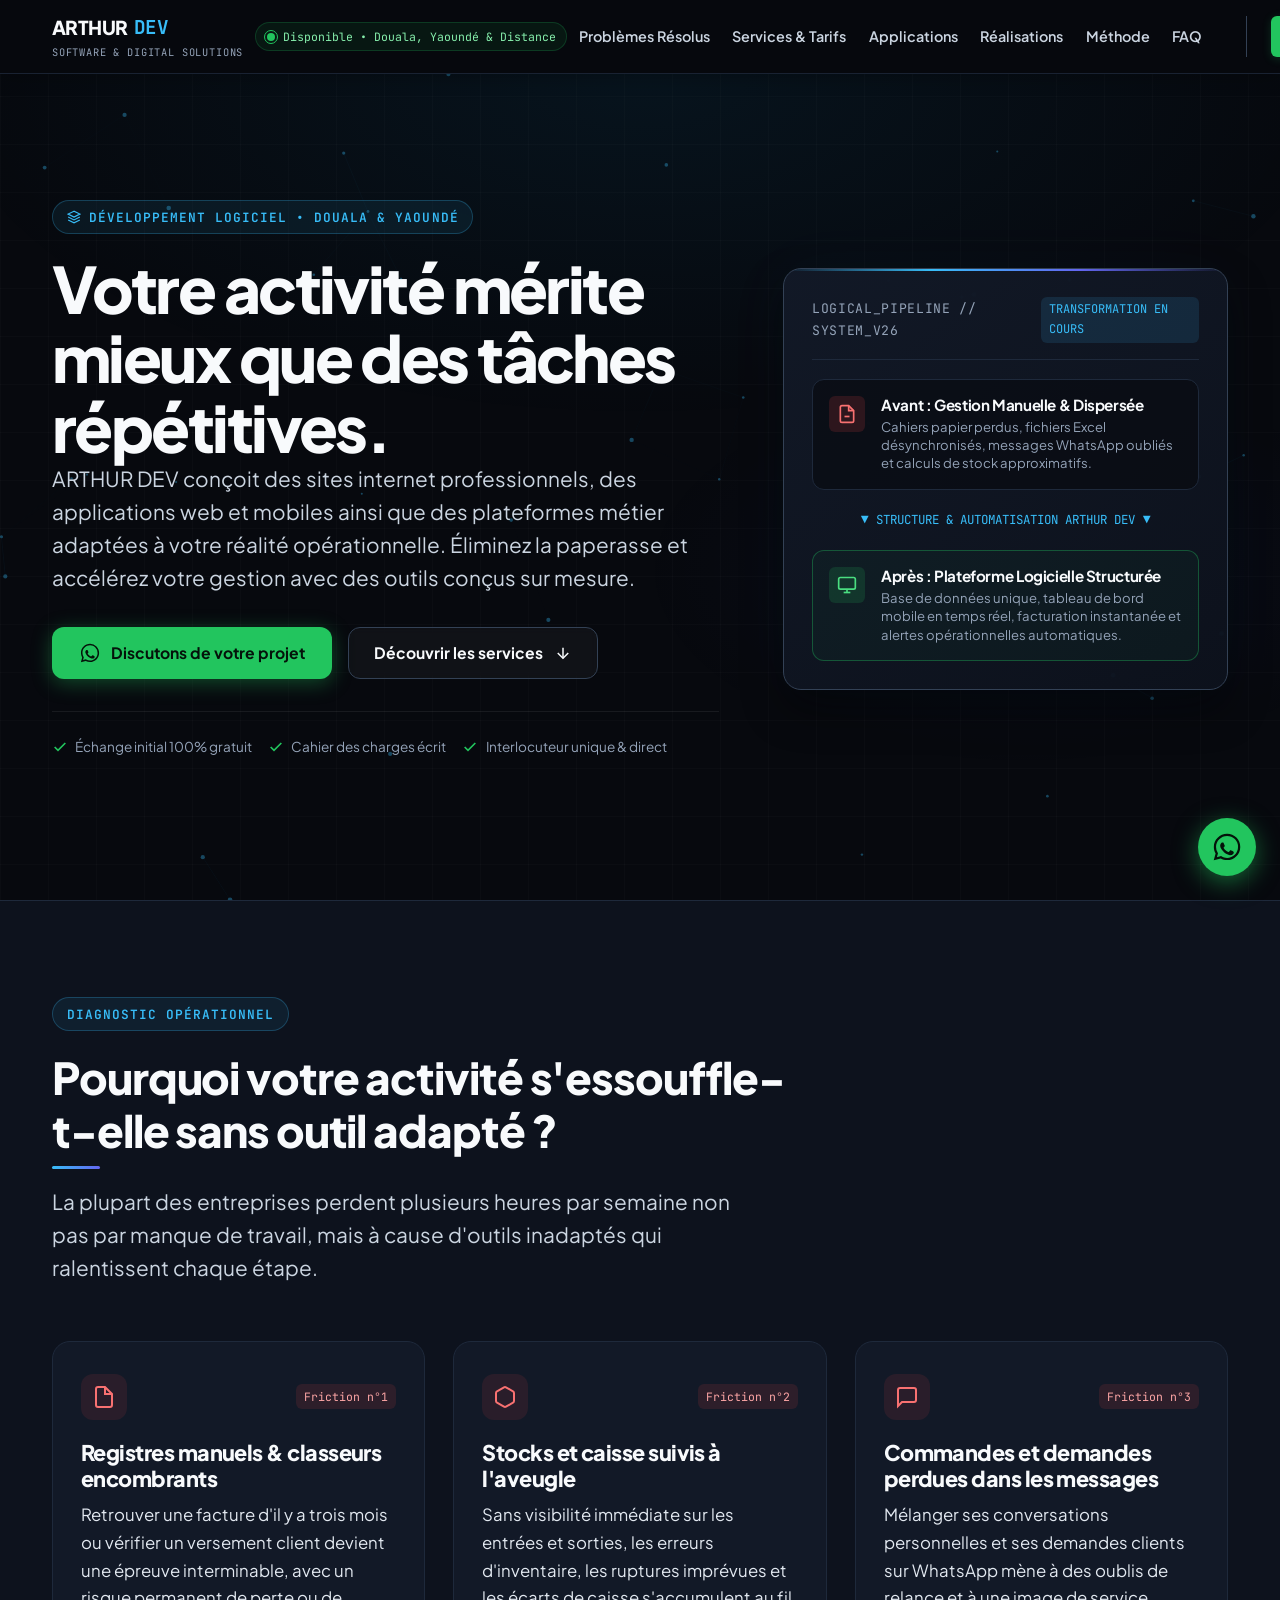
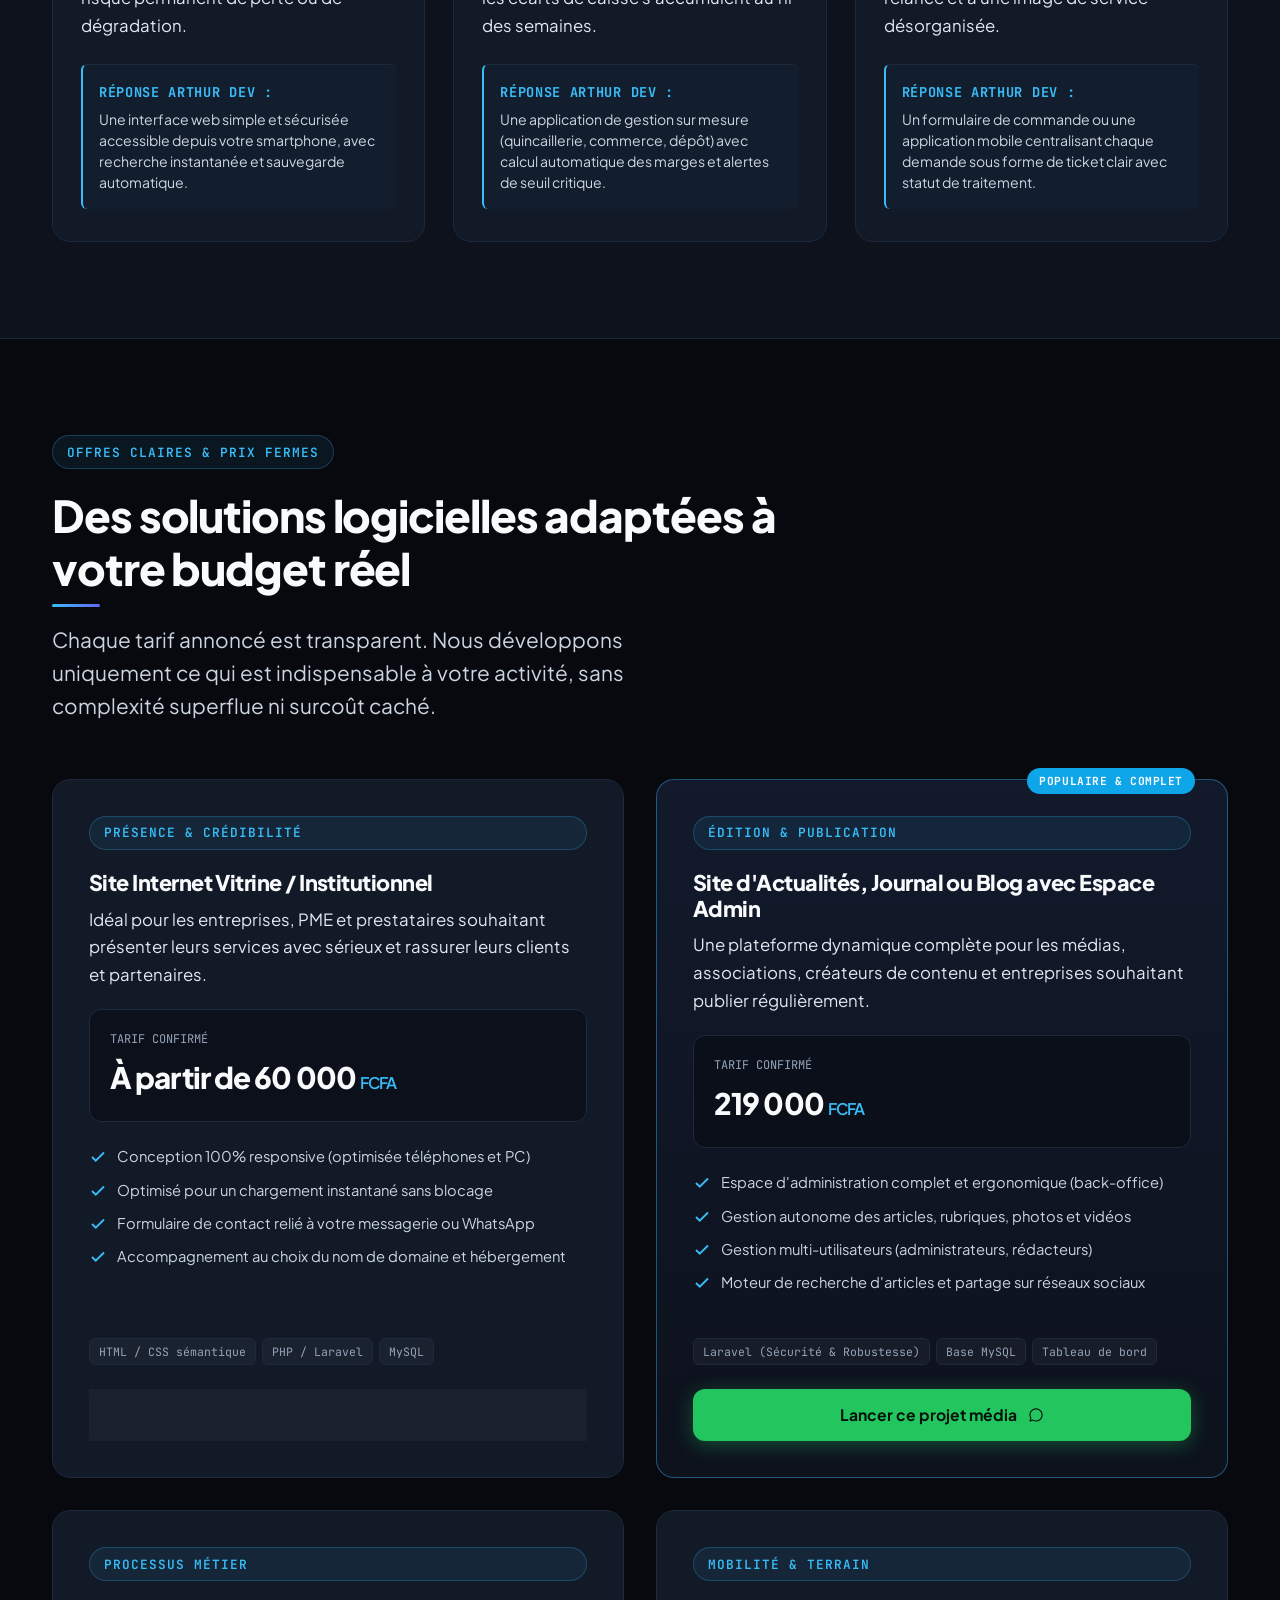
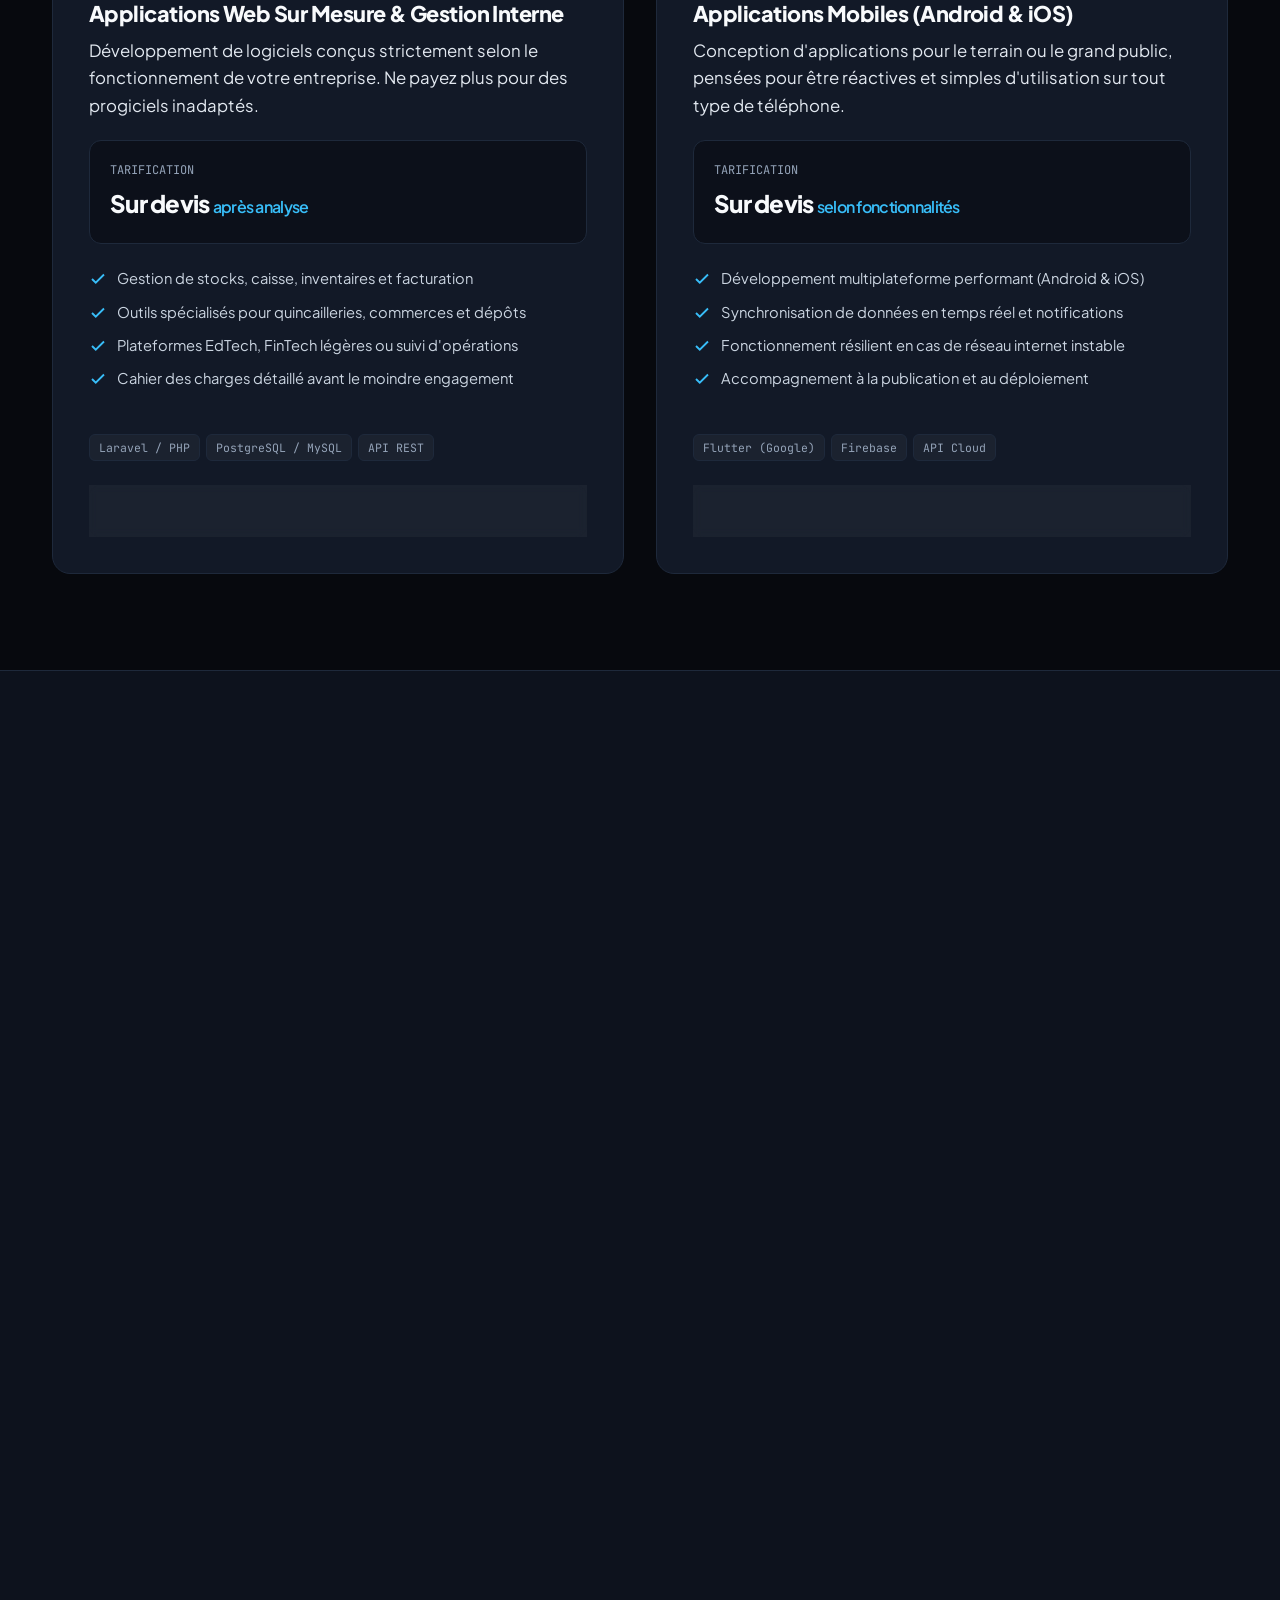
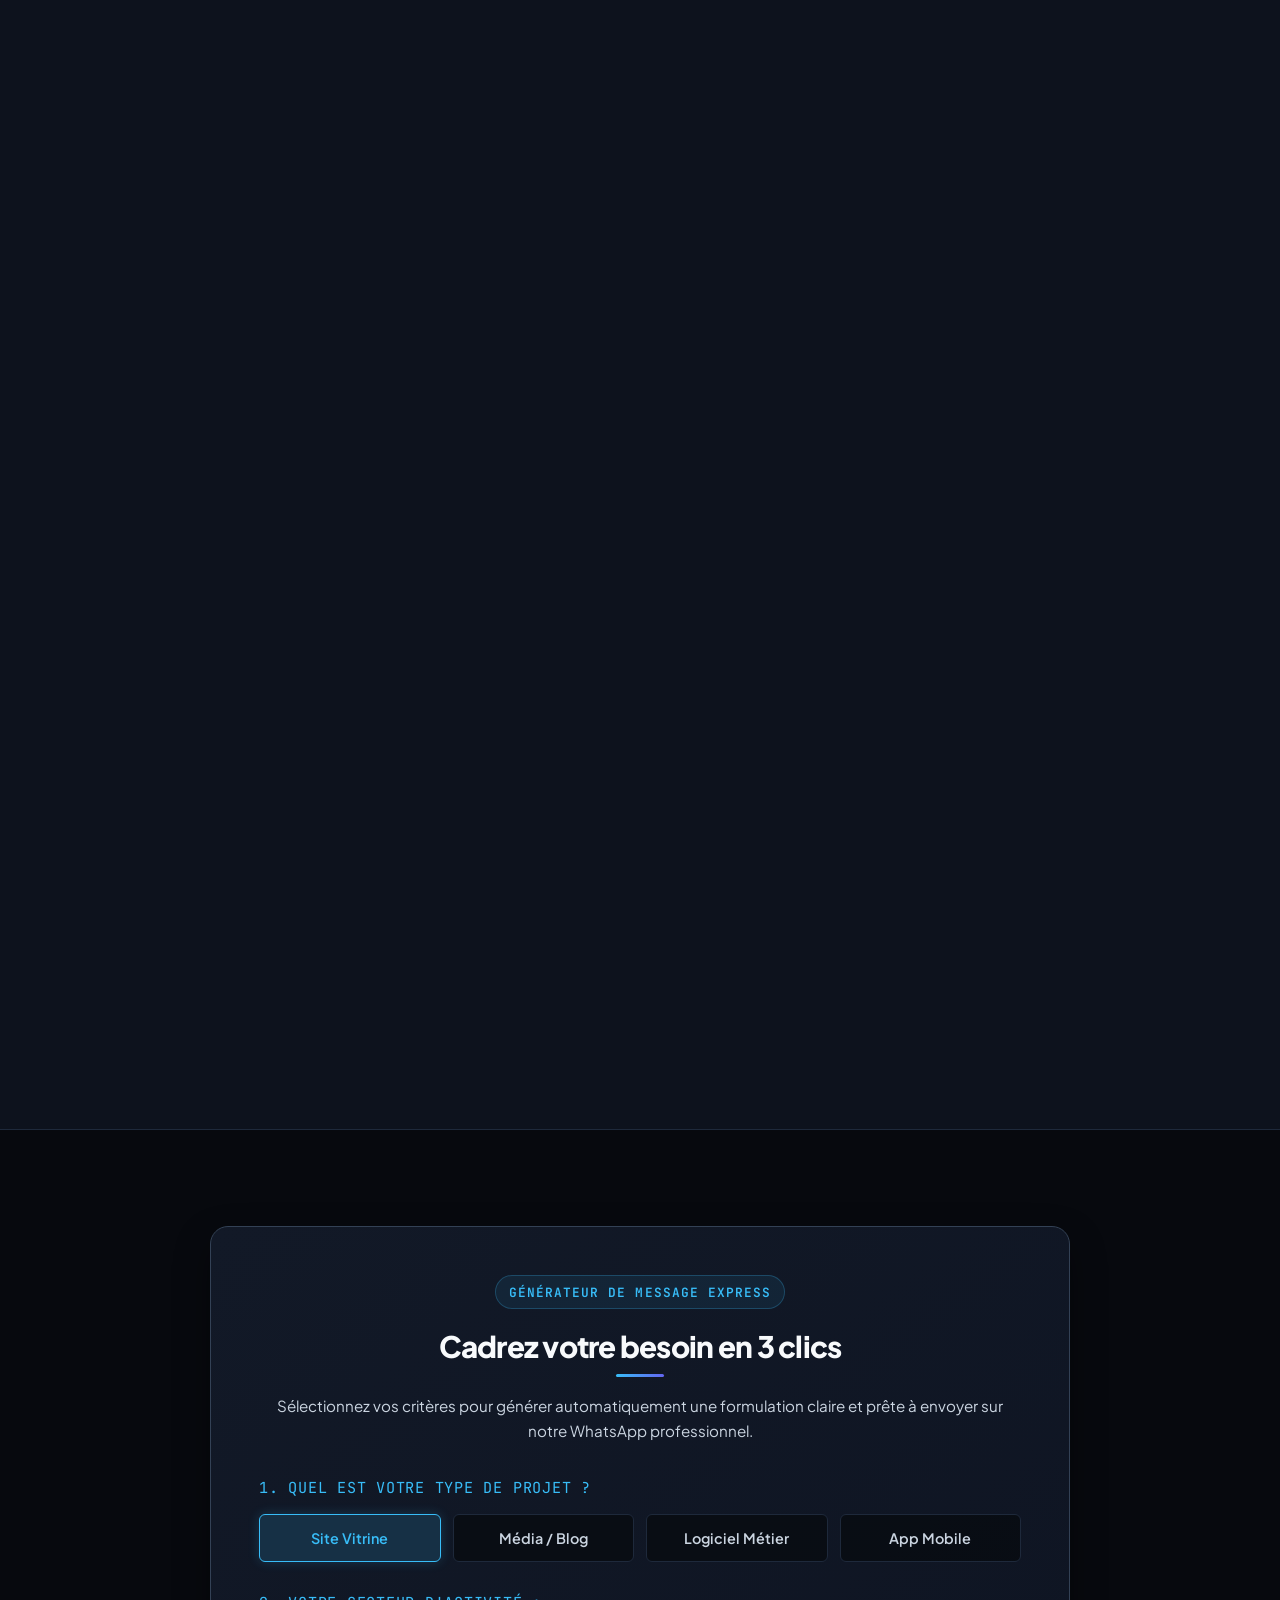
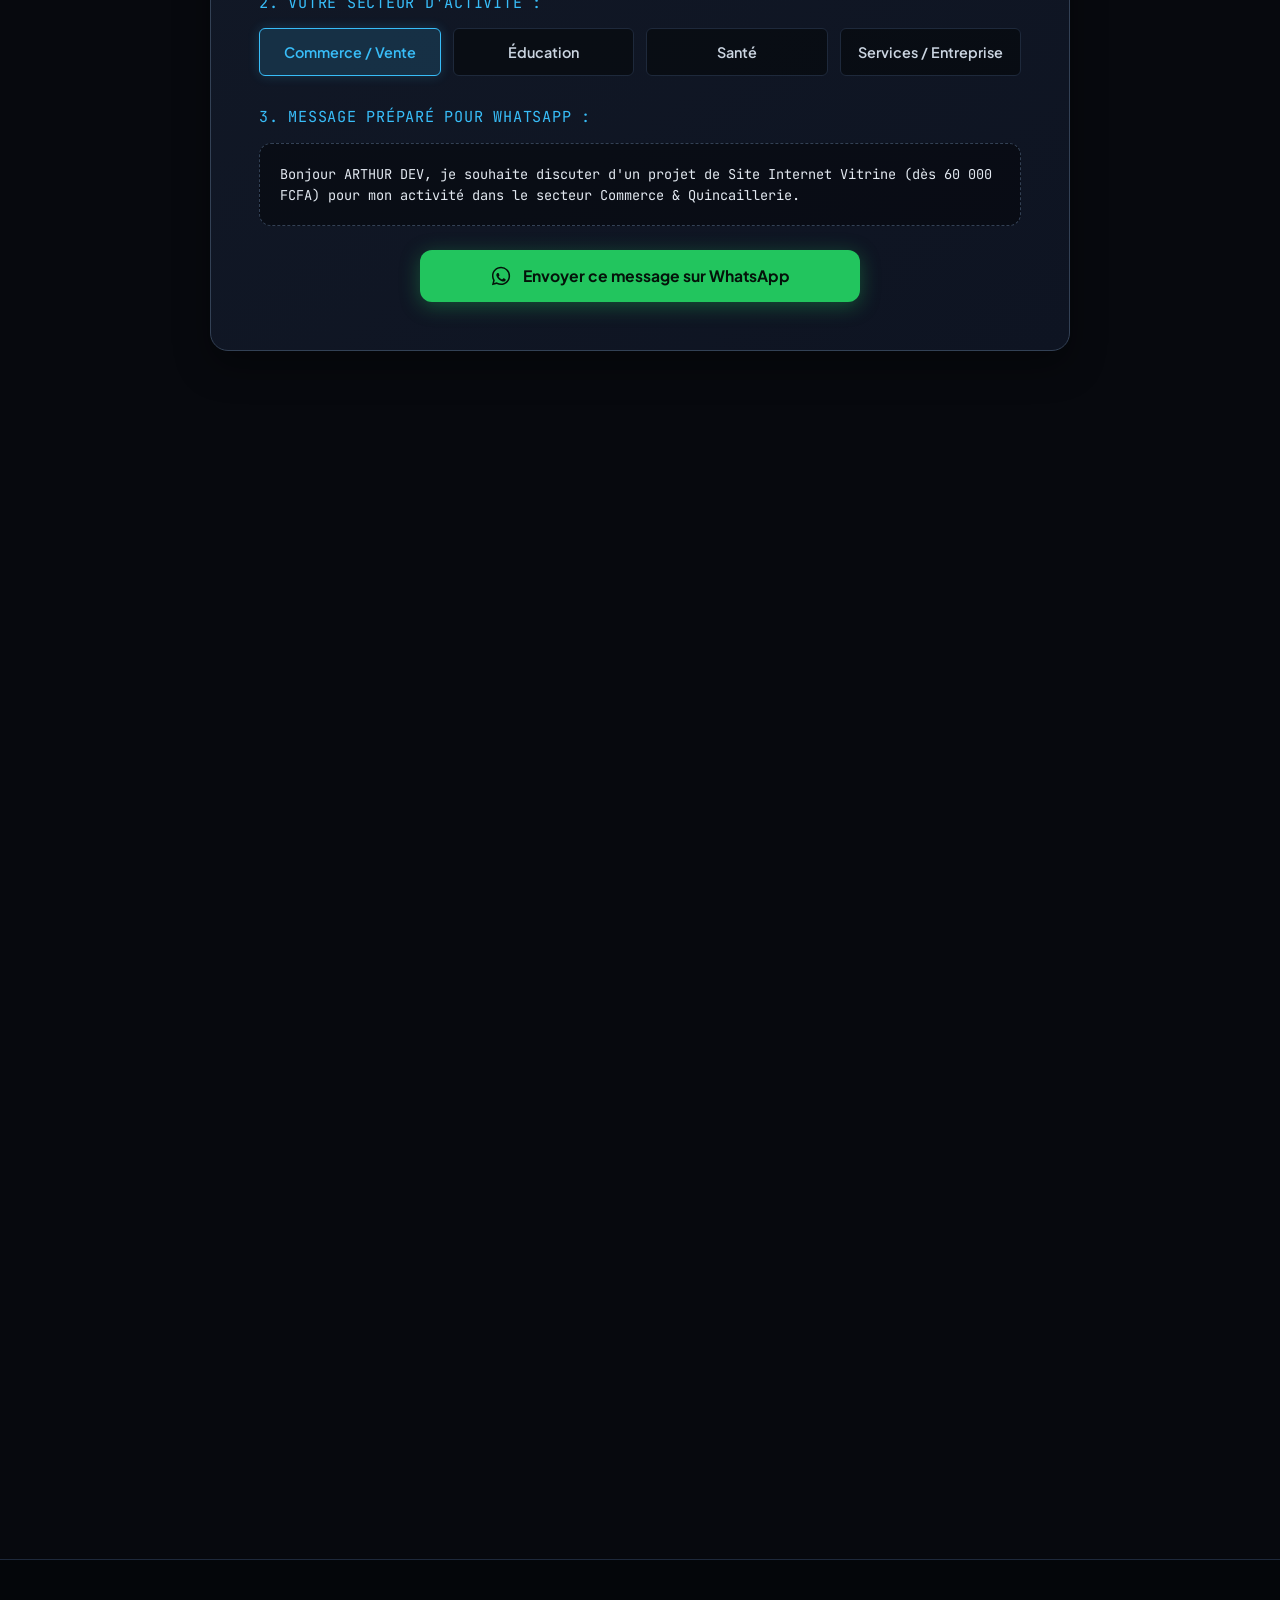
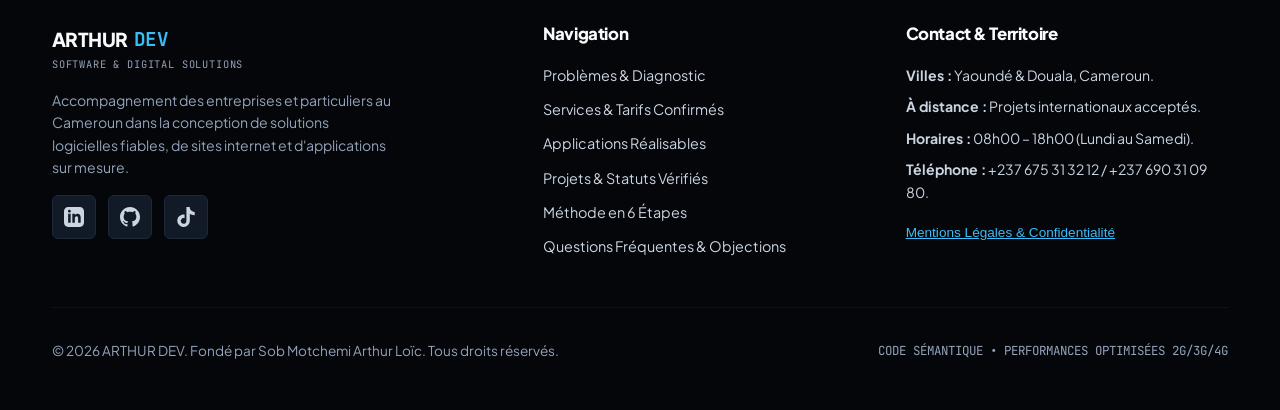
<file: index.html>
﻿<!DOCTYPE html>
<html lang="fr" class="scroll-smooth">
<head>
  <meta charset="UTF-8">
  <meta name="viewport" content="width=device-width, initial-scale=1.0, viewport-fit=cover">
  <title>ARTHUR DEV | Solutions Logicielles & Digitalisation d'Entreprises au Cameroun</title>
  <meta name="description" content="Développement logiciel sur mesure, applications web, mobiles (Flutter/Firebase) et sites internet professionnels à Douala et Yaoundé. Par Sob Motchemi Arthur Loïc.">
  <meta name="author" content="Sob Motchemi Arthur Loïc - ARTHUR DEV">
  <meta name="robots" content="index, follow">
  <!-- Google ne lit PAS la balise meta keywords (confirmé par Google) — supprimée -->
  <link rel="canonical" href="https://arthurdev.netlify.app/">
  <meta name="theme-color" content="#07090e">
  <meta name="google-site-verification" content="LBuYWWhpYqf4C7qcHb7DKrY_hiLLcQxE0Qis-ZjJDj0" />

  <!-- Open Graph / Meta Réseaux Sociaux -->
  <meta property="og:type" content="website">
  <meta property="og:url" content="https://arthurdev.netlify.app/">
  <meta property="og:site_name" content="ARTHUR DEV">
  <meta property="og:title" content="ARTHUR DEV | Votre activité mérite mieux que des tâches répétitives">
  <meta property="og:description" content="Conception d'applications web, mobiles et plateformes métier sur mesure à Douala, Yaoundé et à distance. Tarifs transparents dès 60 000 FCFA.">
  <meta property="og:locale" content="fr_CM">
  <meta name="twitter:card" content="summary_large_image">
  <meta name="twitter:title" content="ARTHUR DEV | Développement Logiciel & Digitalisation">
  <meta name="twitter:description" content="Solutions numériques sur mesure adaptées aux réalités des entreprises camerounaises. Contact direct avec le développeur.">

  <!-- Données Structurées JSON-LD (Schema.org) -->
  <script type="application/ld+json">
  {
    "@context": "https://schema.org",
    "@type": "ProfessionalService",
    "name": "ARTHUR DEV",
    "alternateName": "ARTHUR DEV Software and Digital Solutions",
    "url": "https://arthurdev.netlify.app/",
    "image": "https://images.unsplash.com/photo-1555066931-4365d14bab8c?auto=format&fit=crop&w=1200&q=80",
    "founder": {
      "@type": "Person",
      "name": "Sob Motchemi Arthur Loïc"
    },
    "description": "Accompagnement dans la conception de solutions logicielles, applications web et mobiles, sites professionnels et digitalisation des processus métier.",
    "telephone": "+237675313212",
    "email": "sobarthur65@gmail.com",
    "address": {
      "@type": "PostalAddress",
      "addressLocality": "Yaoundé",
      "addressCountry": "CM"
    },
    "geo": {
      "@type": "GeoCoordinates",
      "latitude": 3.8480,
      "longitude": 11.5021
    },
    "areaServed": [
      { "@type": "City", "name": "Douala" },
      { "@type": "City", "name": "Yaoundé" },
      { "@type": "AdministrativeArea", "name": "International (À distance)" }
    ],
    "openingHoursSpecification": {
      "@type": "OpeningHoursSpecification",
      "dayOfWeek": ["Monday","Tuesday","Wednesday","Thursday","Friday","Saturday"],
      "opens": "08:00",
      "closes": "18:00"
    },
    "priceRange": "60000 FCFA - Sur devis",
    "currenciesAccepted": "XAF",
    "paymentAccepted": "Cash, Mobile Money, Virement bancaire",
    "knowsLanguage": ["fr", "en"],
    "sameAs": [
      "https://www.linkedin.com/in/arthur-loïc-sob-motchemi-6594a1287",
      "https://github.com/oudhini",
      "https://www.tiktok.com/@arthursob325"
    ]
  }
  </script>


  <!-- FAQ Schema — les questions fréquentes apparaîtront directement dans Google -->
  <script type="application/ld+json">
  {
    "@context": "https://schema.org",
    "@type": "FAQPage",
    "mainEntity": [
      {
        "@type": "Question",
        "name": "Combien coûte un site internet au Cameroun ?",
        "acceptedAnswer": {
          "@type": "Answer",
          "text": "Un site internet vitrine professionnel chez ARTHUR DEV est disponible à partir de 60 000 FCFA. Un site d'actualités avec espace d'administration complet coûte 219 000 FCFA. Les applications web et mobiles sur mesure sont sur devis après analyse des besoins."
        }
      },
      {
        "@type": "Question",
        "name": "Quel est le délai de livraison d'un site web ?",
        "acceptedAnswer": {
          "@type": "Answer",
          "text": "Un site vitrine est livré en moyenne sous 7 à 14 jours. Les applications métier et mobiles dépendent de la complexité du projet, avec un planning détaillé convenu dès le cahier des charges."
        }
      },
      {
        "@type": "Question",
        "name": "ARTHUR DEV travaille-t-il à Douala et Yaoundé ?",
        "acceptedAnswer": {
          "@type": "Answer",
          "text": "Oui, ARTHUR DEV intervient physiquement à Yaoundé et Douala, et accepte également des projets à distance pour les clients au Cameroun et à l'international."
        }
      }
    ]
  }
  </script>
  <!-- Google Fonts Asynchrones Non-Bloquantes (Zero Flash / Zero Render Lag) -->
  <link rel="preconnect" href="https://fonts.googleapis.com">
  <link rel="preconnect" href="https://fonts.gstatic.com" crossorigin>
  <link rel="stylesheet" href="https://fonts.googleapis.com/css2?family=JetBrains+Mono:wght@400;600;700&family=Plus+Jakarta+Sans:wght@500;700;800&display=swap" media="print" onload="this.media='all'">
  <noscript>
    <link rel="stylesheet" href="https://fonts.googleapis.com/css2?family=JetBrains+Mono:wght@400;600;700&family=Plus+Jakarta+Sans:wght@500;700;800&display=swap">
  </noscript>

  <!-- Feuille de style locale ultra-optimisée -->
  <link rel="stylesheet" href="style.css">

  <!-- Script interactif local ultra-léger (Zéro dépendance CDN externe) -->
  <script defer src="script.js"></script>
</head>
<body>
  <!-- Lien d'évitement pour l'accessibilité -->
  <a href="#contenu-principal" class="skip-link">Aller directement au contenu principal</a>

  <!-- ==========================================================================
       HEADER & NAVIGATION
       ========================================================================== -->
  <header class="site-header" role="banner">
    <div class="container nav-wrapper">
      <!-- Identité typographique ARTHUR DEV -->
      <a href="#" class="brand-logo" aria-label="ARTHUR DEV - Retour en haut de page">
        <span class="brand-name">ARTHUR <span class="dev">DEV</span></span>
        <span class="brand-tagline">Software &amp; Digital Solutions</span>
      </a>

      <!-- Statut de disponibilité immédiate -->
      <div class="status-indicator" title="Développeur disponible pour nouveaux projets">
        <span class="status-dot" aria-hidden="true"></span>
        <span>Disponible • Douala, Yaoundé &amp; Distance</span>
      </div>

      <!-- Navigation principale Desktop -->
      <nav class="nav-desktop" role="navigation" aria-label="Navigation principale">
        <ul class="nav-links">
          <li><a href="#problemes">Problèmes Résolus</a></li>
          <li><a href="#services">Services &amp; Tarifs</a></li>
          <li><a href="#applications">Applications</a></li>
          <li><a href="#realisations">Réalisations</a></li>
          <li><a href="#methode">Méthode</a></li>
          <li><a href="#faq">FAQ</a></li>
        </ul>
      </nav>

      <!-- CTA WhatsApp En-tête -->
      <div class="nav-actions">
        <a href="https://wa.me/237675313212?text=Bonjour%20ARTHUR%20DEV%2C%20je%20souhaite%20discuter%20d%27un%20projet%20num%C3%A9rique%20pour%20mon%20activit%C3%A9." 
           class="btn btn-whatsapp nav-btn-whatsapp" 
           target="_blank" 
           rel="noopener noreferrer" 
           aria-label="Discuter directement sur WhatsApp avec Arthur Loïc">
          <svg width="20" height="20" viewBox="0 0 24 24" fill="currentColor" aria-hidden="true">
            <path d="M12.04 2c-5.46 0-9.91 4.45-9.91 9.91 0 1.75.46 3.45 1.32 4.95L2.05 22l5.25-1.38c1.45.79 3.08 1.21 4.74 1.21 5.46 0 9.91-4.45 9.91-9.91 0-2.65-1.03-5.14-2.9-7.01A9.816 9.816 0 0 0 12.04 2m.01 1.67c2.2 0 4.26.86 5.82 2.42a8.225 8.225 0 0 1 2.41 5.83c0 4.54-3.7 8.24-8.24 8.24-1.48 0-2.93-.4-4.2-1.15l-.3-.18-3.12.82.83-3.04-.2-.31a8.196 8.196 0 0 1-1.26-4.38c0-4.54 3.7-8.24 8.24-8.24m4.52 11.66c-.25-.13-1.47-.72-1.7-.81-.23-.08-.39-.13-.56.13-.17.25-.64.81-.79.97-.14.17-.29.19-.54.06-.25-.13-1.06-.39-2.02-1.24-.75-.67-1.25-1.49-1.4-1.74-.14-.25-.02-.39.11-.51.11-.11.25-.29.37-.43.13-.15.17-.25.25-.42.08-.17.04-.32-.02-.45-.06-.13-.56-1.35-.77-1.85-.2-.48-.41-.42-.56-.43h-.48c-.17 0-.44.06-.67.31-.23.25-.88.86-.88 2.1 0 1.24.9 2.44 1.03 2.61.13.17 1.77 2.7 4.28 3.79.6.26 1.07.41 1.43.53.6.19 1.15.16 1.58.1.48-.07 1.47-.6 1.68-1.18.21-.58.21-1.07.15-1.18-.06-.12-.22-.19-.47-.32"/>
          </svg>
          <span>WhatsApp</span>
        </a>

        <!-- Bouton hamburger mobile -->
        <button class="menu-toggle" aria-expanded="false" aria-controls="mobile-menu" aria-label="Ouvrir le menu de navigation">
          <span></span>
          <span></span>
          <span></span>
        </button>
      </div>
    </div>

    <!-- Tiroir Mobile -->
    <div id="mobile-menu" class="mobile-nav" role="navigation" aria-label="Menu mobile">
      <a href="#problemes" class="mobile-link">Problèmes Résolus</a>
      <a href="#services" class="mobile-link">Services &amp; Tarifs</a>
      <a href="#applications" class="mobile-link">Applications Réalisables</a>
      <a href="#realisations" class="mobile-link">Projets &amp; Statuts</a>
      <a href="#methode" class="mobile-link">Méthode en 6 Étapes</a>
      <a href="#pourquoi" class="mobile-link">Pourquoi ARTHUR DEV</a>
      <a href="#faq" class="mobile-link">FAQ &amp; Objections</a>
      <a href="#contact" class="mobile-link">Demander un Devis</a>

      <!-- CTA WhatsApp dans le menu mobile -->
      <div class="mobile-nav-cta">
        <a href="https://wa.me/237675313212?text=Bonjour%20ARTHUR%20DEV%2C%20je%20souhaite%20discuter%20d%27un%20projet%20num%C3%A9rique%20pour%20mon%20activit%C3%A9."
           class="btn btn-whatsapp"
           target="_blank"
           rel="noopener noreferrer">
          <svg width="20" height="20" viewBox="0 0 24 24" fill="currentColor" aria-hidden="true">
            <path d="M12.04 2c-5.46 0-9.91 4.45-9.91 9.91 0 1.75.46 3.45 1.32 4.95L2.05 22l5.25-1.38c1.45.79 3.08 1.21 4.74 1.21 5.46 0 9.91-4.45 9.91-9.91 0-2.65-1.03-5.14-2.9-7.01A9.816 9.816 0 0 0 12.04 2m.01 1.67c2.2 0 4.26.86 5.82 2.42a8.225 8.225 0 0 1 2.41 5.83c0 4.54-3.7 8.24-8.24 8.24-1.48 0-2.93-.4-4.2-1.15l-.3-.18-3.12.82.83-3.04-.2-.31a8.196 8.196 0 0 1-1.26-4.38c0-4.54 3.7-8.24 8.24-8.24m4.52 11.66c-.25-.13-1.47-.72-1.7-.81-.23-.08-.39-.13-.56.13-.17.25-.64.81-.79.97-.14.17-.29.19-.54.06-.25-.13-1.06-.39-2.02-1.24-.75-.67-1.25-1.49-1.4-1.74-.14-.25-.02-.39.11-.51.11-.11.25-.29.37-.43.13-.15.17-.25.25-.42.08-.17.04-.32-.02-.45-.06-.13-.56-1.35-.77-1.85-.2-.48-.41-.42-.56-.43h-.48c-.17 0-.44.06-.67.31-.23.25-.88.86-.88 2.1 0 1.24.9 2.44 1.03 2.61.13.17 1.77 2.7 4.28 3.79.6.26 1.07.41 1.43.53.6.19 1.15.16 1.58.1.48-.07 1.47-.6 1.68-1.18.21-.58.21-1.07.15-1.18-.06-.12-.22-.19-.47-.32"/>
          </svg>
          <span>Discuter sur WhatsApp</span>
        </a>
        <a href="#contact" class="btn btn-secondary" style="border-color: var(--border-medium);">
          <span>Demander un devis gratuit</span>
        </a>
      </div>
    </div>
  </header>

  <main id="contenu-principal">
    <!-- ==========================================================================
         HERO SECTION : PROMESSE MÉTIER & ACTIONS IMMÉDIATES
         ========================================================================== -->
    <section class="hero-section" aria-label="Présentation ARTHUR DEV">
      <!-- Toile 2D Canvas fluide ultra-légère -->
      <canvas id="hero-canvas" aria-hidden="true"></canvas>

      <div class="container hero-grid">
        <div class="hero-content">
          <div class="badge-mono">
            <svg width="14" height="14" viewBox="0 0 24 24" fill="none" stroke="currentColor" stroke-width="2" aria-hidden="true">
              <polygon points="12 2 2 7 12 12 22 7 12 2"></polygon>
              <polyline points="2 17 12 22 22 17"></polyline>
              <polyline points="2 12 12 17 22 12"></polyline>
            </svg>
            Développement Logiciel • Douala &amp; Yaoundé
          </div>

          <h1>Votre activité mérite mieux que des tâches répétitives.</h1>

          <p class="lead-text">
            ARTHUR DEV conçoit des sites internet professionnels, des applications web et mobiles ainsi que des plateformes métier adaptées à votre réalité opérationnelle. Éliminez la paperasse et accélérez votre gestion avec des outils conçus sur mesure.
          </p>

          <!-- Boutons d'action visibles dès l'ouverture sans scroll -->
          <div class="btn-group">
            <a href="https://wa.me/237675313212?text=Bonjour%20ARTHUR%20DEV%2C%20je%20souhaite%20discuter%20d%27un%20projet%20num%C3%A9rique%20pour%20mon%20activit%C3%A9." 
               class="btn btn-whatsapp" 
               target="_blank" 
               rel="noopener noreferrer">
              <svg width="22" height="22" viewBox="0 0 24 24" fill="currentColor" aria-hidden="true">
                <path d="M12.04 2c-5.46 0-9.91 4.45-9.91 9.91 0 1.75.46 3.45 1.32 4.95L2.05 22l5.25-1.38c1.45.79 3.08 1.21 4.74 1.21 5.46 0 9.91-4.45 9.91-9.91 0-2.65-1.03-5.14-2.9-7.01A9.816 9.816 0 0 0 12.04 2m.01 1.67c2.2 0 4.26.86 5.82 2.42a8.225 8.225 0 0 1 2.41 5.83c0 4.54-3.7 8.24-8.24 8.24-1.48 0-2.93-.4-4.2-1.15l-.3-.18-3.12.82.83-3.04-.2-.31a8.196 8.196 0 0 1-1.26-4.38c0-4.54 3.7-8.24 8.24-8.24m4.52 11.66c-.25-.13-1.47-.72-1.7-.81-.23-.08-.39-.13-.56.13-.17.25-.64.81-.79.97-.14.17-.29.19-.54.06-.25-.13-1.06-.39-2.02-1.24-.75-.67-1.25-1.49-1.4-1.74-.14-.25-.02-.39.11-.51.11-.11.25-.29.37-.43.13-.15.17-.25.25-.42.08-.17.04-.32-.02-.45-.06-.13-.56-1.35-.77-1.85-.2-.48-.41-.42-.56-.43h-.48c-.17 0-.44.06-.67.31-.23.25-.88.86-.88 2.1 0 1.24.9 2.44 1.03 2.61.13.17 1.77 2.7 4.28 3.79.6.26 1.07.41 1.43.53.6.19 1.15.16 1.58.1.48-.07 1.47-.6 1.68-1.18.21-.58.21-1.07.15-1.18-.06-.12-.22-.19-.47-.32"/>
              </svg>
              <span>Discutons de votre projet</span>
            </a>
            <a href="#services" class="btn btn-secondary">
              <span>Découvrir les services</span>
              <svg width="18" height="18" viewBox="0 0 24 24" fill="none" stroke="currentColor" stroke-width="2" aria-hidden="true">
                <line x1="12" y1="5" x2="12" y2="19"></line>
                <polyline points="19 12 12 19 5 12"></polyline>
              </svg>
            </a>
          </div>

          <!-- Engagements d'honnêteté et de clarté -->
          <div class="hero-guarantees">
            <div class="guarantee-item">
              <svg width="16" height="16" viewBox="0 0 24 24" fill="none" stroke="currentColor" stroke-width="2.5" aria-hidden="true">
                <polyline points="20 6 9 17 4 12"></polyline>
              </svg>
              <span>Échange initial 100% gratuit</span>
            </div>
            <div class="guarantee-item">
              <svg width="16" height="16" viewBox="0 0 24 24" fill="none" stroke="currentColor" stroke-width="2.5" aria-hidden="true">
                <polyline points="20 6 9 17 4 12"></polyline>
              </svg>
              <span>Cahier des charges écrit</span>
            </div>
            <div class="guarantee-item">
              <svg width="16" height="16" viewBox="0 0 24 24" fill="none" stroke="currentColor" stroke-width="2.5" aria-hidden="true">
                <polyline points="20 6 9 17 4 12"></polyline>
              </svg>
              <span>Interlocuteur unique &amp; direct</span>
            </div>
          </div>
        </div>

        <!-- Visuel interactif "Architecture du Flux Opérationnel" -->
        <div class="hero-visual-card" aria-label="Schéma fonctionnel de transformation numérique">
          <div class="system-header">
            <span class="system-title">LOGICAL_PIPELINE // SYSTEM_V26</span>
            <span class="system-badge">TRANSFORMATION EN COURS</span>
          </div>

          <div class="pipeline-comparison">
            <div class="pipeline-step">
              <div class="pipeline-icon manual" aria-hidden="true">
                <svg width="20" height="20" viewBox="0 0 24 24" fill="none" stroke="currentColor" stroke-width="2">
                  <path d="M14 2H6a2 2 0 0 0-2 2v16a2 2 0 0 0 2 2h12a2 2 0 0 0 2-2V8z"></path>
                  <polyline points="14 2 14 8 20 8"></polyline>
                  <line x1="9" y1="15" x2="15" y2="15"></line>
                </svg>
              </div>
              <div class="pipeline-meta">
                <h4>Avant : Gestion Manuelle &amp; Dispersée</h4>
                <p>Cahiers papier perdus, fichiers Excel désynchronisés, messages WhatsApp oubliés et calculs de stock approximatifs.</p>
              </div>
            </div>

            <!-- Nœud central de traitement -->
            <div style="text-align: center; color: var(--accent-cyan); font-family: var(--font-mono); font-size: 0.78rem; display: flex; align-items: center; justify-content: center; gap: 0.5rem;">
              <span>▼</span>
              <span>STRUCTURE &amp; AUTOMATISATION ARTHUR DEV</span>
              <span>▼</span>
            </div>

            <div class="pipeline-step" style="border-color: rgba(34, 197, 94, 0.35); background: rgba(34, 197, 94, 0.04);">
              <div class="pipeline-icon digital" aria-hidden="true">
                <svg width="20" height="20" viewBox="0 0 24 24" fill="none" stroke="currentColor" stroke-width="2">
                  <rect x="2" y="3" width="20" height="14" rx="2" ry="2"></rect>
                  <line x1="8" y1="21" x2="16" y2="21"></line>
                  <line x1="12" y1="17" x2="12" y2="21"></line>
                </svg>
              </div>
              <div class="pipeline-meta">
                <h4>Après : Plateforme Logicielle Structurée</h4>
                <p>Base de données unique, tableau de bord mobile en temps réel, facturation instantanée et alertes opérationnelles automatiques.</p>
              </div>
            </div>
          </div>
        </div>
      </div>
    </section>

    <!-- ==========================================================================
         SECTION PROBLÈMES MÉTIER : CE QUE LE LOGICIEL RÉSOUT CONCRÈTEMENT
         ========================================================================== -->
    <section id="problemes" class="problems-section" aria-labelledby="titre-problemes">
      <div class="container">
        <div class="section-header">
          <div class="badge-mono">Diagnostic Opérationnel</div>
          <h2 id="titre-problemes">Pourquoi votre activité s'essouffle-t-elle sans outil adapté ?</h2>
          <p class="lead-text">
            La plupart des entreprises perdent plusieurs heures par semaine non pas par manque de travail, mais à cause d'outils inadaptés qui ralentissent chaque étape.
          </p>
        </div>

        <div class="cards-grid">
          <!-- Carte 1 -->
          <div class="friction-card">
            <div class="friction-header">
              <div class="friction-icon-box" aria-hidden="true">
                <svg width="24" height="24" viewBox="0 0 24 24" fill="none" stroke="currentColor" stroke-width="2">
                  <path d="M13 2H6a2 2 0 0 0-2 2v16a2 2 0 0 0 2 2h12a2 2 0 0 0 2-2V9z"></path>
                  <polyline points="13 2 13 9 20 9"></polyline>
                </svg>
              </div>
              <span class="friction-badge">Friction n°1</span>
            </div>
            <h3>Registres manuels &amp; classeurs encombrants</h3>
            <p>Retrouver une facture d'il y a trois mois ou vérifier un versement client devient une épreuve interminable, avec un risque permanent de perte ou de dégradation.</p>
            <div class="solution-box">
              <strong>Réponse ARTHUR DEV :</strong>
              <p>Une interface web simple et sécurisée accessible depuis votre smartphone, avec recherche instantanée et sauvegarde automatique.</p>
            </div>
          </div>

          <!-- Carte 2 -->
          <div class="friction-card">
            <div class="friction-header">
              <div class="friction-icon-box" aria-hidden="true">
                <svg width="24" height="24" viewBox="0 0 24 24" fill="none" stroke="currentColor" stroke-width="2">
                  <path d="M21 16V8a2 2 0 0 0-1-1.73l-7-4a2 2 0 0 0-2 0l-7 4A2 2 0 0 0 3 8v8a2 2 0 0 0 1 1.73l7 4a2 2 0 0 0 2 0l7-4A2 2 0 0 0 21 16z"></path>
                </svg>
              </div>
              <span class="friction-badge">Friction n°2</span>
            </div>
            <h3>Stocks et caisse suivis à l'aveugle</h3>
            <p>Sans visibilité immédiate sur les entrées et sorties, les erreurs d'inventaire, les ruptures imprévues et les écarts de caisse s'accumulent au fil des semaines.</p>
            <div class="solution-box">
              <strong>Réponse ARTHUR DEV :</strong>
              <p>Une application de gestion sur mesure (quincaillerie, commerce, dépôt) avec calcul automatique des marges et alertes de seuil critique.</p>
            </div>
          </div>

          <!-- Carte 3 -->
          <div class="friction-card">
            <div class="friction-header">
              <div class="friction-icon-box" aria-hidden="true">
                <svg width="24" height="24" viewBox="0 0 24 24" fill="none" stroke="currentColor" stroke-width="2">
                  <path d="M21 15a2 2 0 0 1-2 2H7l-4 4V5a2 2 0 0 1 2-2h14a2 2 0 0 1 2 2z"></path>
                </svg>
              </div>
              <span class="friction-badge">Friction n°3</span>
            </div>
            <h3>Commandes et demandes perdues dans les messages</h3>
            <p>Mélanger ses conversations personnelles et ses demandes clients sur WhatsApp mène à des oublis de relance et à une image de service désorganisée.</p>
            <div class="solution-box">
              <strong>Réponse ARTHUR DEV :</strong>
              <p>Un formulaire de commande ou une application mobile centralisant chaque demande sous forme de ticket clair avec statut de traitement.</p>
            </div>
          </div>
        </div>
      </div>
    </section>

    <!-- ==========================================================================
         SECTION SERVICES & OFFRES TARIFAIRES CONFIRMÉES
         ========================================================================== -->
    <section id="services" aria-labelledby="titre-services">
      <div class="container">
        <div class="section-header">
          <div class="badge-mono">Offres Claires &amp; Prix Fermes</div>
          <h2 id="titre-services">Des solutions logicielles adaptées à votre budget réel</h2>
          <p class="lead-text">
            Chaque tarif annoncé est transparent. Nous développons uniquement ce qui est indispensable à votre activité, sans complexité superflue ni surcoût caché.
          </p>
        </div>

        <div class="services-grid">
          <!-- Service 1 : Site Vitrine -->
          <div class="service-card">
            <span class="badge-mono">Présence &amp; Crédibilité</span>
            <h3>Site Internet Vitrine / Institutionnel</h3>
            <p>Idéal pour les entreprises, PME et prestataires souhaitant présenter leurs services avec sérieux et rassurer leurs clients et partenaires.</p>

            <div class="service-price-block">
              <span class="price-label">Tarif confirmé</span>
              <div class="price-value">À partir de 60 000 <span class="price-currency">FCFA</span></div>
            </div>

            <ul class="service-features">
              <li>
                <svg width="18" height="18" viewBox="0 0 24 24" fill="none" stroke="currentColor" stroke-width="2.5" aria-hidden="true"><polyline points="20 6 9 17 4 12"></polyline></svg>
                <span>Conception 100% responsive (optimisée téléphones et PC)</span>
              </li>
              <li>
                <svg width="18" height="18" viewBox="0 0 24 24" fill="none" stroke="currentColor" stroke-width="2.5" aria-hidden="true"><polyline points="20 6 9 17 4 12"></polyline></svg>
                <span>Optimisé pour un chargement instantané sans blocage</span>
              </li>
              <li>
                <svg width="18" height="18" viewBox="0 0 24 24" fill="none" stroke="currentColor" stroke-width="2.5" aria-hidden="true"><polyline points="20 6 9 17 4 12"></polyline></svg>
                <span>Formulaire de contact relié à votre messagerie ou WhatsApp</span>
              </li>
              <li>
                <svg width="18" height="18" viewBox="0 0 24 24" fill="none" stroke="currentColor" stroke-width="2.5" aria-hidden="true"><polyline points="20 6 9 17 4 12"></polyline></svg>
                <span>Accompagnement au choix du nom de domaine et hébergement</span>
              </li>
            </ul>

            <div class="tech-stack-tags">
              <span class="tech-pill">HTML / CSS sémantique</span>
              <span class="tech-pill">PHP / Laravel</span>
              <span class="tech-pill">MySQL</span>
            </div>

            <a href="https://wa.me/237675313212?text=Bonjour%20ARTHUR%20DEV%2C%20je%20souhaite%20commander%20un%20site%20vitrine%20%C3%A0%20partir%20de%2060%20000%20FCFA." 
               class="btn btn-secondary" 
               target="_blank" 
               rel="noopener noreferrer">
              <span>Commander ce format</span>
              <svg width="16" height="16" viewBox="0 0 24 24" fill="none" stroke="currentColor" stroke-width="2" aria-hidden="true"><polyline points="9 18 15 12 9 6"></polyline></svg>
            </a>
          </div>

          <!-- Service 2 : Site d'actualités / Média avec Admin -->
          <div class="service-card featured">
            <span class="badge-mono">Édition &amp; Publication</span>
            <h3>Site d'Actualités, Journal ou Blog avec Espace Admin</h3>
            <p>Une plateforme dynamique complète pour les médias, associations, créateurs de contenu et entreprises souhaitant publier régulièrement.</p>

            <div class="service-price-block">
              <span class="price-label">Tarif confirmé</span>
              <div class="price-value">219 000 <span class="price-currency">FCFA</span></div>
            </div>

            <ul class="service-features">
              <li>
                <svg width="18" height="18" viewBox="0 0 24 24" fill="none" stroke="currentColor" stroke-width="2.5" aria-hidden="true"><polyline points="20 6 9 17 4 12"></polyline></svg>
                <span>Espace d'administration complet et ergonomique (back-office)</span>
              </li>
              <li>
                <svg width="18" height="18" viewBox="0 0 24 24" fill="none" stroke="currentColor" stroke-width="2.5" aria-hidden="true"><polyline points="20 6 9 17 4 12"></polyline></svg>
                <span>Gestion autonome des articles, rubriques, photos et vidéos</span>
              </li>
              <li>
                <svg width="18" height="18" viewBox="0 0 24 24" fill="none" stroke="currentColor" stroke-width="2.5" aria-hidden="true"><polyline points="20 6 9 17 4 12"></polyline></svg>
                <span>Gestion multi-utilisateurs (administrateurs, rédacteurs)</span>
              </li>
              <li>
                <svg width="18" height="18" viewBox="0 0 24 24" fill="none" stroke="currentColor" stroke-width="2.5" aria-hidden="true"><polyline points="20 6 9 17 4 12"></polyline></svg>
                <span>Moteur de recherche d'articles et partage sur réseaux sociaux</span>
              </li>
            </ul>

            <div class="tech-stack-tags">
              <span class="tech-pill">Laravel (Sécurité &amp; Robustesse)</span>
              <span class="tech-pill">Base MySQL</span>
              <span class="tech-pill">Tableau de bord</span>
            </div>

            <a href="https://wa.me/237675313212?text=Bonjour%20ARTHUR%20DEV%2C%20je%20souhaite%20lancer%20un%20site%20d%27actualit%C3%A9s%20%2F%20blog%20avec%20admin%20%C3%A0%20219%20000%20FCFA." 
               class="btn btn-whatsapp" 
               target="_blank" 
               rel="noopener noreferrer">
              <span>Lancer ce projet média</span>
              <svg width="16" height="16" viewBox="0 0 24 24" fill="currentColor" aria-hidden="true">
                <path d="M12.04 2c-5.46 0-9.91 4.45-9.91 9.91 0 1.75.46 3.45 1.32 4.95L2.05 22l5.25-1.38c1.45.79 3.08 1.21 4.74 1.21 5.46 0 9.91-4.45 9.91-9.91 0-2.65-1.03-5.14-2.9-7.01A9.816 9.816 0 0 0 12.04 2m.01 1.67c2.2 0 4.26.86 5.82 2.42a8.225 8.225 0 0 1 2.41 5.83c0 4.54-3.7 8.24-8.24 8.24-1.48 0-2.93-.4-4.2-1.15l-.3-.18-3.12.82.83-3.04-.2-.31a8.196 8.196 0 0 1-1.26-4.38c0-4.54 3.7-8.24 8.24-8.24"/>
              </svg>
            </a>
          </div>

          <!-- Service 3 : Applications Web Sur Mesure -->
          <div class="service-card">
            <span class="badge-mono">Processus Métier</span>
            <h3>Applications Web Sur Mesure &amp; Gestion Interne</h3>
            <p>Développement de logiciels conçus strictement selon le fonctionnement de votre entreprise. Ne payez plus pour des progiciels inadaptés.</p>

            <div class="service-price-block">
              <span class="price-label">Tarification</span>
              <div class="price-value" style="font-size: 1.5rem;">Sur devis <span class="price-currency">après analyse</span></div>
            </div>

            <ul class="service-features">
              <li>
                <svg width="18" height="18" viewBox="0 0 24 24" fill="none" stroke="currentColor" stroke-width="2.5" aria-hidden="true"><polyline points="20 6 9 17 4 12"></polyline></svg>
                <span>Gestion de stocks, caisse, inventaires et facturation</span>
              </li>
              <li>
                <svg width="18" height="18" viewBox="0 0 24 24" fill="none" stroke="currentColor" stroke-width="2.5" aria-hidden="true"><polyline points="20 6 9 17 4 12"></polyline></svg>
                <span>Outils spécialisés pour quincailleries, commerces et dépôts</span>
              </li>
              <li>
                <svg width="18" height="18" viewBox="0 0 24 24" fill="none" stroke="currentColor" stroke-width="2.5" aria-hidden="true"><polyline points="20 6 9 17 4 12"></polyline></svg>
                <span>Plateformes EdTech, FinTech légères ou suivi d'opérations</span>
              </li>
              <li>
                <svg width="18" height="18" viewBox="0 0 24 24" fill="none" stroke="currentColor" stroke-width="2.5" aria-hidden="true"><polyline points="20 6 9 17 4 12"></polyline></svg>
                <span>Cahier des charges détaillé avant le moindre engagement</span>
              </li>
            </ul>

            <div class="tech-stack-tags">
              <span class="tech-pill">Laravel / PHP</span>
              <span class="tech-pill">PostgreSQL / MySQL</span>
              <span class="tech-pill">API REST</span>
            </div>

            <a href="https://wa.me/237675313212?text=Bonjour%20ARTHUR%20DEV%2C%20je%20souhaite%20analyser%20mes%20besoins%20pour%20une%20application%20web%20sur%20mesure." 
               class="btn btn-secondary" 
               target="_blank" 
               rel="noopener noreferrer">
              <span>Analyser mon besoin</span>
              <svg width="16" height="16" viewBox="0 0 24 24" fill="none" stroke="currentColor" stroke-width="2" aria-hidden="true"><polyline points="9 18 15 12 9 6"></polyline></svg>
            </a>
          </div>

          <!-- Service 4 : Applications Mobiles -->
          <div class="service-card">
            <span class="badge-mono">Mobilité &amp; Terrain</span>
            <h3>Applications Mobiles (Android &amp; iOS)</h3>
            <p>Conception d'applications pour le terrain ou le grand public, pensées pour être réactives et simples d'utilisation sur tout type de téléphone.</p>

            <div class="service-price-block">
              <span class="price-label">Tarification</span>
              <div class="price-value" style="font-size: 1.5rem;">Sur devis <span class="price-currency">selon fonctionnalités</span></div>
            </div>

            <ul class="service-features">
              <li>
                <svg width="18" height="18" viewBox="0 0 24 24" fill="none" stroke="currentColor" stroke-width="2.5" aria-hidden="true"><polyline points="20 6 9 17 4 12"></polyline></svg>
                <span>Développement multiplateforme performant (Android &amp; iOS)</span>
              </li>
              <li>
                <svg width="18" height="18" viewBox="0 0 24 24" fill="none" stroke="currentColor" stroke-width="2.5" aria-hidden="true"><polyline points="20 6 9 17 4 12"></polyline></svg>
                <span>Synchronisation de données en temps réel et notifications</span>
              </li>
              <li>
                <svg width="18" height="18" viewBox="0 0 24 24" fill="none" stroke="currentColor" stroke-width="2.5" aria-hidden="true"><polyline points="20 6 9 17 4 12"></polyline></svg>
                <span>Fonctionnement résilient en cas de réseau internet instable</span>
              </li>
              <li>
                <svg width="18" height="18" viewBox="0 0 24 24" fill="none" stroke="currentColor" stroke-width="2.5" aria-hidden="true"><polyline points="20 6 9 17 4 12"></polyline></svg>
                <span>Accompagnement à la publication et au déploiement</span>
              </li>
            </ul>

            <div class="tech-stack-tags">
              <span class="tech-pill">Flutter (Google)</span>
              <span class="tech-pill">Firebase</span>
              <span class="tech-pill">API Cloud</span>
            </div>

            <a href="https://wa.me/237675313212?text=Bonjour%20ARTHUR%20DEV%2C%20j%27ai%20un%20projet%20d%27application%20mobile%20Flutter%20%C3%A0%20vous%20soumettre." 
               class="btn btn-secondary" 
               target="_blank" 
               rel="noopener noreferrer">
              <span>Étudier mon projet mobile</span>
              <svg width="16" height="16" viewBox="0 0 24 24" fill="none" stroke="currentColor" stroke-width="2" aria-hidden="true"><polyline points="9 18 15 12 9 6"></polyline></svg>
            </a>
          </div>
        </div>
      </div>
    </section>

    <!-- ==========================================================================
         SECTION TYPES D'APPLICATIONS RÉALISABLES
         ========================================================================== -->
    <section id="applications" class="problems-section" aria-labelledby="titre-app-types">
      <div class="container">
        <div class="section-header">
          <div class="badge-mono">Périmètre d'Intervention</div>
          <h2 id="titre-app-types">Des outils numériques pensés pour vos réalités de terrain</h2>
          <p class="lead-text">
            Chaque secteur d'activité possède ses contraintes. Voici des exemples d'outils concrets que nous pouvons concevoir et déployer pour vous.
          </p>
        </div>

        <div class="app-types-grid">
          <div class="app-card">
            <div class="app-card-icon" aria-hidden="true">
              <svg width="22" height="22" viewBox="0 0 24 24" fill="none" stroke="currentColor" stroke-width="2"><path d="M6 2L3 6v14a2 2 0 0 0 2 2h14a2 2 0 0 0 2-2V6l-3-4z"></path><line x1="3" y1="6" x2="21" y2="6"></line><path d="M16 10a4 4 0 0 1-8 0"></path></svg>
            </div>
            <h4>Gestion de Commerce &amp; Quincaillerie</h4>
            <p>Enregistrement des ventes quotidiennes, pointage des encaissements, émission de reçus et gestion des stocks en rayon pour éviter les ruptures inopinées.</p>
          </div>

          <div class="app-card">
            <div class="app-card-icon" aria-hidden="true">
              <svg width="22" height="22" viewBox="0 0 24 24" fill="none" stroke="currentColor" stroke-width="2"><path d="M14 2H6a2 2 0 0 0-2 2v16a2 2 0 0 0 2 2h12a2 2 0 0 0 2-2V8z"></path><polyline points="14 2 14 8 20 8"></polyline><line x1="16" y1="13" x2="8" y2="13"></line><line x1="16" y1="17" x2="8" y2="17"></line><polyline points="10 9 9 9 8 9"></polyline></svg>
            </div>
            <h4>Déclaration &amp; Suivi d'Objets Perdus</h4>
            <p>Plateforme permettant d'enregistrer la perte ou la découverte de pièces officielles (CNI, permis, diplômes) avec vérification d'identité sécurisée.</p>
          </div>

          <div class="app-card">
            <div class="app-card-icon" aria-hidden="true">
              <svg width="22" height="22" viewBox="0 0 24 24" fill="none" stroke="currentColor" stroke-width="2"><path d="M22 10v6M2 10l10-5 10 5-10 5z"></path><path d="M6 12v5c3 3 9 3 12 0v-5"></path></svg>
            </div>
            <h4>Solutions Éducatives &amp; EdTech</h4>
            <p>Systèmes de gestion des inscriptions scolaires, suivi des notes, partage de supports de cours et communication avec les parents d'élèves.</p>
          </div>

          <div class="app-card">
            <div class="app-card-icon" aria-hidden="true">
              <svg width="22" height="22" viewBox="0 0 24 24" fill="none" stroke="currentColor" stroke-width="2"><rect x="1" y="4" width="22" height="16" rx="2" ry="2"></rect><line x1="1" y1="10" x2="23" y2="10"></line></svg>
            </div>
            <h4>Modules FinTech &amp; Tontines</h4>
            <p>Enregistrement des cotisations, journal d'épargne transparent, calcul des parts et historique infalsifiable pour groupes et structures d'entraide.</p>
          </div>

          <div class="app-card">
            <div class="app-card-icon" aria-hidden="true">
              <svg width="22" height="22" viewBox="0 0 24 24" fill="none" stroke="currentColor" stroke-width="2"><path d="M22 12h-4l-3 9L9 3l-3 9H2"></path></svg>
            </div>
            <h4>Applications Santé &amp; HealthTech</h4>
            <p>Prise de rendez-vous pour cabinets, suivi des dossiers patients simples et inventaire des produits médicaux et consommables.</p>
          </div>

          <div class="app-card">
            <div class="app-card-icon" aria-hidden="true">
              <svg width="22" height="22" viewBox="0 0 24 24" fill="none" stroke="currentColor" stroke-width="2"><circle cx="12" cy="12" r="3"></circle><path d="M19.4 15a1.65 1.65 0 0 0 .33 1.82l.06.06a2 2 0 0 1 0 2.83 2 2 0 0 1-2.83 0l-.06-.06a1.65 1.65 0 0 0-1.82-.33 1.65 1.65 0 0 0-1 1.51V21a2 2 0 0 1-2 2 2 2 0 0 1-2-2v-.09A1.65 1.65 0 0 0 9 19.4a1.65 1.65 0 0 0-1.82.33l-.06.06a2 2 0 0 1-2.83 0 2 2 0 0 1 0-2.83l.06-.06a1.65 1.65 0 0 0 .33-1.82 1.65 1.65 0 0 0-1.51-1H3a2 2 0 0 1-2-2 2 2 0 0 1 2-2h.09A1.65 1.65 0 0 0 4.6 9a1.65 1.65 0 0 0-.33-1.82l-.06-.06a2 2 0 0 1 0-2.83 2 2 0 0 1 2.83 0l.06.06a1.65 1.65 0 0 0 1.82.33H9a1.65 1.65 0 0 0 1-1.51V3a2 2 0 0 1 2-2 2 2 0 0 1 2 2v.09a1.65 1.65 0 0 0 1 1.51 1.65 1.65 0 0 0 1.82-.33l.06-.06a2 2 0 0 1 2.83 0 2 2 0 0 1 0 2.83l-.06.06a1.65 1.65 0 0 0-.33 1.82V9a1.65 1.65 0 0 0 1.51 1H21a2 2 0 0 1 2 2 2 2 0 0 1-2 2h-.09a1.65 1.65 0 0 0-1.51 1z"></path></svg>
            </div>
            <h4>Digitalisation de Processus Métier</h4>
            <p>Conversion de tout classeur ou document papier en flux numérique accessible : validation des congés, ordres de mission ou demandes d'achat.</p>
          </div>
        </div>
      </div>
    </section>

    <!-- ==========================================================================
         SECTION PROJETS & RÉALISATIONS TECHNIQUES (TRANSPARENCE TOTALE)
         ========================================================================== -->
    <section id="realisations" aria-labelledby="titre-projets">
      <div class="container">
        <div class="section-header">
          <div class="badge-mono">Transparence Technique</div>
          <h2 id="titre-projets">Projets &amp; Réalisations techniques vérifiées</h2>
          <p class="lead-text">
            Par respect pour nos clients, ARTHUR DEV indique explicitement le statut exact de chaque réalisation présentée. Zéro métrique commerciale inventée, uniquement des architectures techniques concrètes.
          </p>
        </div>

        <div class="projects-grid">
          <!-- Projet 1 : Lost&Found (En ligne) -->
          <div class="project-card">
            <div class="project-preview" aria-hidden="true">
              <svg viewBox="0 0 240 120" fill="none" xmlns="http://www.w3.org/2000/svg">
                <rect x="10" y="15" width="220" height="90" rx="8" fill="#131926" stroke="#334155"/>
                <!-- Entête sécurisée -->
                <rect x="25" y="28" width="110" height="12" rx="3" fill="#38bdf8" fill-opacity="0.2"/>
                <!-- Carte CNI schématique -->
                <rect x="25" y="48" width="190" height="44" rx="6" fill="#0d121d" stroke="#38bdf8" stroke-opacity="0.4"/>
                <circle cx="45" cy="70" r="10" fill="#1e293b"/>
                <rect x="65" y="58" width="70" height="6" rx="2" fill="#94a3b8"/>
                <rect x="65" y="68" width="95" height="5" rx="2" fill="#475569"/>
                <rect x="65" y="77" width="50" height="5" rx="2" fill="#22c55e" fill-opacity="0.4"/>
              </svg>
            </div>
            <div class="project-content">
              <div class="project-header-meta">
                <span class="badge-status confirmed">Site En Ligne</span>
                <span class="tech-pill">Citoyen / Sécurité</span>
              </div>
              <h3>Lost&amp;Found : Documents &amp; Objets Perdus</h3>
              <p>Plateforme de déclaration et de recherche de pièces d'identité et documents égarés (CNI, passeports). Algorithme de recherche pour protéger la vie privée tout en facilitant la restitution citoyenne.</p>
              <div class="tech-stack-tags">
                <span class="tech-pill">PHP / Laravel</span>
                <span class="tech-pill">Base de données</span>
                <span class="tech-pill">Mobile First</span>
              </div>
              <a href="https://lostanfound.infinityfreeapp.com" 
                 class="project-link-btn" 
                 target="_blank" 
                 rel="noopener noreferrer" 
                 aria-label="Tester la plateforme Lost and Found en ligne">
                <span>Tester la plateforme en ligne</span>
                <svg width="15" height="15" viewBox="0 0 24 24" fill="none" stroke="currentColor" stroke-width="2.5" aria-hidden="true">
                  <path d="M18 13v6a2 2 0 0 1-2 2H5a2 2 0 0 1-2-2V8a2 2 0 0 1 2-2h6"></path>
                  <polyline points="15 3 21 3 21 9"></polyline>
                  <line x1="10" y1="14" x2="21" y2="3"></line>
                </svg>
              </a>
            </div>
          </div>

          <!-- Projet 2 : Assurance Santé - Prise en charge digitale (Phase de conception) -->
          <div class="project-card">
            <div class="project-preview" aria-hidden="true">
              <svg viewBox="0 0 240 120" fill="none" xmlns="http://www.w3.org/2000/svg">
                <rect x="10" y="15" width="220" height="90" rx="8" fill="#131926" stroke="#334155"/>
                <!-- Croix médicale HealthTech -->
                <rect x="25" y="28" width="75" height="11" rx="3" fill="#ef4444" fill-opacity="0.25"/>
                <!-- Flux Hôpital vers Assureur -->
                <rect x="25" y="48" width="80" height="44" rx="5" fill="#0d121d" stroke="#38bdf8" stroke-opacity="0.3"/>
                <path d="M 65 60 L 65 80 M 55 70 L 75 70" stroke="#38bdf8" stroke-width="2.2" stroke-linecap="round"/>
                <path d="M 112 70 L 126 70" stroke="#22c55e" stroke-width="2" stroke-dasharray="2 2"/>
                <polygon points="126,67 132,70 126,73" fill="#22c55e"/>
                <rect x="135" y="48" width="80" height="44" rx="5" fill="#0d121d" stroke="#22c55e" stroke-opacity="0.3"/>
                <circle cx="175" cy="70" r="9" fill="#1e293b"/>
                <polyline points="171 70 174 73 180 67" stroke="#22c55e" stroke-width="1.8" stroke-linecap="round" stroke-linejoin="round"/>
              </svg>
            </div>
            <div class="project-content">
              <div class="project-header-meta">
                <span class="badge-status concept">Phase de Conception</span>
                <span class="tech-pill">HealthTech</span>
              </div>
              <h3>Assurance Santé : Prise en Charge Digitale</h3>
              <p>Gestion dématérialisée des bons de prise en charge entre l'hôpital et l'assureur, sans échanges manuels sur papier. Automatisation de l'éligibilité et réduction drastique des délais de validation.</p>
              <div class="tech-stack-tags">
                <span class="tech-pill">HealthTech</span>
                <span class="tech-pill">Architecture Sécurisée</span>
                <span class="tech-pill">Dématérialisation</span>
              </div>
              <div class="project-status-note">
                <svg width="14" height="14" viewBox="0 0 24 24" fill="none" stroke="currentColor" stroke-width="2" aria-hidden="true">
                  <circle cx="12" cy="12" r="10"></circle>
                  <line x1="12" y1="16" x2="12" y2="12"></line>
                  <line x1="12" y1="8" x2="12.01" y2="8"></line>
                </svg>
                <span>Projet étudié et en phase de conception, pas encore en service</span>
              </div>
            </div>
          </div>

          <!-- Projet 3 : Le Jardin de Bastos (En ligne) -->
          <div class="project-card">
            <div class="project-preview" aria-hidden="true">
              <svg viewBox="0 0 240 120" fill="none" xmlns="http://www.w3.org/2000/svg">
                <rect x="10" y="15" width="220" height="90" rx="8" fill="#131926" stroke="#334155"/>
                <!-- Hero restaurant stylisé -->
                <rect x="25" y="28" width="190" height="34" rx="4" fill="#1a2336" stroke="#f59e0b" stroke-opacity="0.3"/>
                <circle cx="45" cy="45" r="7" fill="#f59e0b" fill-opacity="0.3"/>
                <rect x="62" y="39" width="80" height="5" rx="2" fill="#f8fafc"/>
                <rect x="62" y="47" width="50" height="4" rx="2" fill="#94a3b8"/>
                <!-- Grille menu / carte -->
                <rect x="25" y="69" width="58" height="24" rx="4" fill="#0d121d" stroke="#334155"/>
                <rect x="91" y="69" width="58" height="24" rx="4" fill="#0d121d" stroke="#334155"/>
                <rect x="157" y="69" width="58" height="24" rx="4" fill="#0d121d" stroke="#334155"/>
              </svg>
            </div>
            <div class="project-content">
              <div class="project-header-meta">
                <span class="badge-status confirmed">Site En Ligne</span>
                <span class="tech-pill">Restauration</span>
              </div>
              <h3>Le Jardin de Bastos : Restaurant</h3>
              <p>Site internet vitrine professionnel réalisé pour un restaurant. Présentation immersive des menus, de l'ambiance et des horaires avec contact et réservation directe.</p>
              <div class="tech-stack-tags">
                <span class="tech-pill">Site Vitrine</span>
                <span class="tech-pill">HTML5 / CSS3</span>
                <span class="tech-pill">Déploiement Netlify</span>
              </div>
              <a href="https://preeminent-concha-18be5c.netlify.app/" 
                 class="project-link-btn" 
                 target="_blank" 
                 rel="noopener noreferrer" 
                 aria-label="Visiter le site du restaurant Le Jardin de Bastos en ligne">
                <span>Visiter le site en ligne</span>
                <svg width="15" height="15" viewBox="0 0 24 24" fill="none" stroke="currentColor" stroke-width="2.5" aria-hidden="true">
                  <path d="M18 13v6a2 2 0 0 1-2 2H5a2 2 0 0 1-2-2V8a2 2 0 0 1 2-2h6"></path>
                  <polyline points="15 3 21 3 21 9"></polyline>
                  <line x1="10" y1="14" x2="21" y2="3"></line>
                </svg>
              </a>
            </div>
          </div>
        </div>
      </div>
    </section>

    <!-- ==========================================================================
         SECTION MÉTHODE DE TRAVAIL (6 ÉTAPES RIGOUREUSES)
         ========================================================================== -->
    <section id="methode" class="problems-section" aria-labelledby="titre-methode">
      <div class="container">
        <div class="section-header center">
          <div class="badge-mono">Transparence &amp; Rigueur</div>
          <h2 id="titre-methode">Les 6 étapes pour réussir votre projet numérique</h2>
          <p class="lead-text" style="margin-left:auto; margin-right:auto;">
            Aucune mauvaise surprise de coût ou de délai. Vous suivez chaque phase et validez le travail au fur et à mesure.
          </p>
        </div>

        <div class="steps-wrapper">
          <div class="step-card">
            <div class="step-num">01</div>
            <h4>Premier Échange Gratuit</h4>
            <p>Discussion directe par WhatsApp ou appel pour comprendre la réalité de votre activité, vos difficultés et vos objectifs.</p>
          </div>

          <div class="step-card">
            <div class="step-num">02</div>
            <h4>Analyse &amp; Cadrage</h4>
            <p>Identification précise du problème à résoudre et élimination des fonctionnalités superflues qui alourdiraient le budget.</p>
          </div>

          <div class="step-card">
            <div class="step-num">03</div>
            <h4>Cahier des Charges Écrit</h4>
            <p>Définition contractuelle du périmètre fonctionnel, du calendrier prévisionnel et du tarif exact sans dépassement.</p>
          </div>

          <div class="step-card">
            <div class="step-num">04</div>
            <h4>Validation &amp; Démarrage</h4>
            <p>Accord mutuel sur le projet et versement de l'acompte convenu pour déclencher les travaux de développement.</p>
          </div>

          <div class="step-card">
            <div class="step-num">05</div>
            <h4>Développement Progressif</h4>
            <p>Conception avec présentation d'une version intermédiaire testable pour vérifier ensemble la bonne direction.</p>
          </div>

          <div class="step-card">
            <div class="step-num">06</div>
            <h4>Livraison &amp; Prise en Main</h4>
            <p>Mise en ligne, remise des accès d'administration et accompagnement pas à pas pour que vous soyez totalement autonome.</p>
          </div>
        </div>
      </div>
    </section>

    <!-- ==========================================================================
         SECTION POURQUOI CHOISIR ARTHUR DEV (POSITIONNEMENT ARTISANAL HONNÊTE)
         ========================================================================== -->
    <section id="pourquoi" aria-labelledby="titre-pourquoi">
      <div class="container">
        <div class="reasons-layout">
          <!-- Carte Profil Fondateur -->
          <div class="founder-card">
            <span class="founder-badge">FONDÉ EN 2026 • YAOUNDÉ, CAMEROUN</span>
            <h3 class="founder-name">Sob Motchemi Arthur Loïc</h3>
            <p class="founder-role">Fondateur &amp; Développeur Logiciel</p>

            <blockquote class="founder-quote">
              « Une bonne solution logicielle n'est pas celle qui coûte le plus cher ou qui accumule les gadgets. C'est celle qui fait gagner du temps chaque matin à la personne qui l'utilise. »
            </blockquote>

            <p style="font-size: 0.9rem; color: var(--text-muted); margin-bottom: 1.25rem;">
              Compétences techniques appliquées :
            </p>
            <div class="skills-grid">
              <span class="skill-badge">PHP / Laravel</span>
              <span class="skill-badge">Flutter &amp; Dart</span>
              <span class="skill-badge">Firebase</span>
              <span class="skill-badge">Python</span>
              <span class="skill-badge">Bases SQL</span>
              <span class="skill-badge">Réseaux informatiques</span>
            </div>
          </div>

          <!-- Liste des arguments de différenciation -->
          <div class="reasons-list">
            <div class="section-header" style="margin-bottom: 1.5rem;">
              <div class="badge-mono">Différenciation Réelle</div>
              <h2 id="titre-pourquoi" style="font-size: 2.1rem;">Pourquoi confier votre outil à ARTHUR DEV ?</h2>
            </div>

            <div class="reason-row">
              <div class="reason-icon" aria-hidden="true">
                <svg width="22" height="22" viewBox="0 0 24 24" fill="none" stroke="currentColor" stroke-width="2"><path d="M20 21v-2a4 4 0 0 0-4-4H8a4 4 0 0 0-4 4v2"></path><circle cx="12" cy="7" r="4"></circle></svg>
              </div>
              <div class="reason-text">
                <h4>Un Interlocuteur Unique du Début à la Fin</h4>
                <p>Vous parlez directement avec le développeur qui programme votre application. Zéro commercial intermédiaire, zéro déformation de vos besoins.</p>
              </div>
            </div>

            <div class="reason-row">
              <div class="reason-icon" aria-hidden="true">
                <svg width="22" height="22" viewBox="0 0 24 24" fill="none" stroke="currentColor" stroke-width="2"><polyline points="16 18 22 12 16 6"></polyline><polyline points="8 6 2 12 8 18"></polyline></svg>
              </div>
              <div class="reason-text">
                <h4>Des Solutions Sur Mesure, Pas des Templates Jetables</h4>
                <p>Votre outil est bâti pour respecter vos méthodes de travail au Cameroun, et non l'inverse. Le code source est structuré, sécurisé et pérenne.</p>
              </div>
            </div>

            <div class="reason-row">
              <div class="reason-icon" aria-hidden="true">
                <svg width="22" height="22" viewBox="0 0 24 24" fill="none" stroke="currentColor" stroke-width="2"><circle cx="12" cy="12" r="10"></circle><polyline points="12 6 12 12 14 14"></polyline></svg>
              </div>
              <div class="reason-text">
                <h4>Approche Progressive &amp; Budget Maîtrisé</h4>
                <p>Nous commençons par développer le noyau utile qui résout votre problème prioritaire. Vous commencez à l'utiliser avant d'envisager des évolutions.</p>
              </div>
            </div>
          </div>
        </div>
      </div>
    </section>

    <!-- ==========================================================================
         SECTION FAQ & LEVÉE DES 3 OBJECTIONS MAJEURES
         ========================================================================== -->
    <section id="faq" class="problems-section" aria-labelledby="titre-faq">
      <div class="container">
        <!-- Boîte de traitement des 3 objections fréquentes -->
        <div class="objections-box">
          <div class="objections-box-title">
            <svg width="24" height="24" viewBox="0 0 24 24" fill="none" stroke="var(--accent-cyan)" stroke-width="2" aria-hidden="true">
              <circle cx="12" cy="12" r="10"></circle>
              <line x1="12" y1="16" x2="12" y2="12"></line>
              <line x1="12" y1="8" x2="12.01" y2="8"></line>
            </svg>
            <h3 style="margin: 0; font-size: 1.25rem;">Les 3 idées reçues fréquentes sur les projets numériques</h3>
          </div>
          <p style="color: var(--text-secondary); font-size: 0.95rem; margin-top: 0.5rem;">
            Avant de démarrer un projet, voici notre réponse transparente aux réticences les plus courantes des entrepreneurs :
          </p>

          <div class="objections-grid">
            <div class="objection-item">
              <div class="objection-quote">« Je possède déjà un site web. »</div>
              <p class="objection-answer">
                Un site vitrine est une devanture pour attirer des prospects. Mais il ne gère ni vos stocks, ni vos impayés, ni vos bons de livraison. Une solution métier structure vos opérations internes au quotidien là où votre site s'arrête.
              </p>
            </div>

            <div class="objection-item">
              <div class="objection-quote">« Je n'ai pas réellement besoin d'un logiciel. »</div>
              <p class="objection-answer">
                Dès que vous passez 45 minutes à recopier un carnet, chercher un reçu ou relancer manuellement 20 clients sur WhatsApp, vous avez besoin d'un outil. Un logiciel n'a pas besoin d'être complexe pour vous faire gagner des heures.
              </p>
            </div>

            <div class="objection-item">
              <div class="objection-quote">« C'est trop cher pour mon activité. »</div>
              <p class="objection-answer">
                Nos sites démarrent à 60 000 FCFA et nos applications sont découpées par modules. Nous créons uniquement l'outil strict qui supprime votre blocage, sans vous faire financer des fonctions superflues dont vous ne vous servirez jamais.
              </p>
            </div>
          </div>
        </div>

        <!-- Accordéon FAQ Complète -->
        <div class="section-header center" style="margin-bottom: 2rem;">
          <h2 id="titre-faq">Foire Aux Questions</h2>
          <p class="lead-text" style="margin-left: auto; margin-right: auto;">
            Toutes les réponses pratiques concernant nos tarifs, nos modalités de travail et nos délais.
          </p>
        </div>

        <div class="faq-accordion" role="region" aria-label="Questions fréquentes">
          <div class="faq-item">
            <button class="faq-trigger" aria-expanded="false">
              <span>Combien coûte la création d'un site internet chez ARTHUR DEV ?</span>
              <svg class="faq-icon" viewBox="0 0 24 24" fill="none" stroke="currentColor" stroke-width="2" aria-hidden="true"><polyline points="6 9 12 15 18 9"></polyline></svg>
            </button>
            <div class="faq-body">
              Un site internet vitrine et institutionnel professionnel démarre à <strong>60 000 FCFA</strong>. Pour un site d'actualités, blog ou journal avec espace d'administration autonome (back-office complet), le tarif confirmé est de <strong>219 000 FCFA</strong>. Les applications web métier et applications mobiles sont tarifées sur devis après cadrage écrit de votre besoin.
            </div>
          </div>

          <div class="faq-item">
            <button class="faq-trigger" aria-expanded="false">
              <span>Puis-je faire développer une application adaptée à mon activité spécifique ?</span>
              <svg class="faq-icon" viewBox="0 0 24 24" fill="none" stroke="currentColor" stroke-width="2" aria-hidden="true"><polyline points="6 9 12 15 18 9"></polyline></svg>
            </button>
            <div class="faq-body">
              Oui, c'est précisément le cœur de métier d'ARTHUR DEV. Que vous gériez une quincaillerie, un commerce de détail, un établissement de formation ou une activité de services, nous concevons une application sur mesure qui épouse exactement votre façon de travailler.
            </div>
          </div>

          <div class="faq-item">
            <button class="faq-trigger" aria-expanded="false">
              <span>Comment savoir si mon entreprise a réellement besoin d'un logiciel ?</span>
              <svg class="faq-icon" viewBox="0 0 24 24" fill="none" stroke="currentColor" stroke-width="2" aria-hidden="true"><polyline points="6 9 12 15 18 9"></polyline></svg>
            </button>
            <div class="faq-body">
              Posez-vous une question simple : avez-vous des tâches manuelles répétitives que vous effectuez tous les jours sur papier ou WhatsApp ? Si la réponse est oui, un logiciel adapté réduira vos erreurs et vous libérera du temps. Contactez-nous pour un premier échange gratuit : si une solution simple non logicielle suffit, nous vous le dirons en toute franchise.
            </div>
          </div>

          <div class="faq-item">
            <button class="faq-trigger" aria-expanded="false">
              <span>Combien de temps prend la réalisation d'un projet ?</span>
              <svg class="faq-icon" viewBox="0 0 24 24" fill="none" stroke="currentColor" stroke-width="2" aria-hidden="true"><polyline points="6 9 12 15 18 9"></polyline></svg>
            </button>
            <div class="faq-body">
              Le délai dépend de la taille du projet. Un site vitrine prend généralement entre 5 et 10 jours ouvrés une fois les textes et images fournis. Une application web ou mobile fait l'objet d'un calendrier précis défini dans le cahier des charges préalable, avec une présentation intermédiaire à mi-parcours.
            </div>
          </div>

          <div class="faq-item">
            <button class="faq-trigger" aria-expanded="false">
              <span>Dois-je payer la totalité avant le début du développement ?</span>
              <svg class="faq-icon" viewBox="0 0 24 24" fill="none" stroke="currentColor" stroke-width="2" aria-hidden="true"><polyline points="6 9 12 15 18 9"></polyline></svg>
            </button>
            <div class="faq-body">
              Non. Le règlement s'effectue de manière échelonnée : un acompte initial convenu ensemble à la signature du cahier des charges, puis le solde à la livraison conforme du projet après démonstration et vérification par vos soins.
            </div>
          </div>

          <div class="faq-item">
            <button class="faq-trigger" aria-expanded="false">
              <span>Travaillez-vous uniquement à Douala et Yaoundé ?</span>
              <svg class="faq-icon" viewBox="0 0 24 24" fill="none" stroke="currentColor" stroke-width="2" aria-hidden="true"><polyline points="6 9 12 15 18 9"></polyline></svg>
            </button>
            <div class="faq-body">
              ARTHUR DEV est basé à Yaoundé et intervient régulièrement pour des clients à Douala et sur l'ensemble du territoire camerounais. Grâce aux outils de visioconférence et à WhatsApp, nous réalisons également des projets à distance pour des porteurs de projets et entreprises à l'international.
            </div>
          </div>

          <div class="faq-item">
            <button class="faq-trigger" aria-expanded="false">
              <span>Puis-je demander des modifications pendant le développement ?</span>
              <svg class="faq-icon" viewBox="0 0 24 24" fill="none" stroke="currentColor" stroke-width="2" aria-hidden="true"><polyline points="6 9 12 15 18 9"></polyline></svg>
            </button>
            <div class="faq-body">
              Oui. C'est l'avantage de notre méthode avec présentation d'une version intermédiaire : vous testez l'outil et nous ajustons les détails pratiques avant la mise en ligne finale.
            </div>
          </div>

          <div class="faq-item">
            <button class="faq-trigger" aria-expanded="false">
              <span>Comment obtenir un devis pour mon projet ?</span>
              <svg class="faq-icon" viewBox="0 0 24 24" fill="none" stroke="currentColor" stroke-width="2" aria-hidden="true"><polyline points="6 9 12 15 18 9"></polyline></svg>
            </button>
            <div class="faq-body">
              Il vous suffit de cliquer sur le bouton WhatsApp pour envoyer un premier message résumant votre activité, d'appeler directement le <strong>+237 675 31 32 12</strong> ou d'utiliser le formulaire ci-dessous. Nous revenons vers vous rapidement pour cadrer votre demande.
            </div>
          </div>
        </div>
      </div>
    </section>

    <!-- ==========================================================================
         SIMULATEUR DE CADRAGE EXPRESS (CONVERSION INTERACTIVE SANS COMPLEXITÉ)
         ========================================================================== -->
    <section class="simulator-section" aria-labelledby="titre-simulateur">
      <div class="container">
        <div class="simulator-card">
          <div class="section-header center" style="margin-bottom: 2rem;">
            <div class="badge-mono">Générateur de Message Express</div>
            <h2 id="titre-simulateur" style="font-size: 1.85rem;">Cadrez votre besoin en 3 clics</h2>
            <p style="color: var(--text-secondary); font-size: 0.95rem;">
              Sélectionnez vos critères pour générer automatiquement une formulation claire et prête à envoyer sur notre WhatsApp professionnel.
            </p>
          </div>

          <!-- Étape 1 : Type de projet -->
          <span class="sim-step-title">1. Quel est votre type de projet ?</span>
          <div class="sim-options-grid" id="sim-type-options">
            <button type="button" class="sim-option-btn active" data-val="Site Internet Vitrine (dès 60 000 FCFA)">Site Vitrine</button>
            <button type="button" class="sim-option-btn" data-val="Site d'Actualités / Blog avec Admin (219 000 FCFA)">Média / Blog</button>
            <button type="button" class="sim-option-btn" data-val="Application Web Métier Sur Mesure">Logiciel Métier</button>
            <button type="button" class="sim-option-btn" data-val="Application Mobile (Android / iOS)">App Mobile</button>
          </div>

          <!-- Étape 2 : Secteur d'activité -->
          <span class="sim-step-title">2. Votre secteur d'activité :</span>
          <div class="sim-options-grid" id="sim-sector-options">
            <button type="button" class="sim-option-btn active" data-val="Commerce &amp; Quincaillerie">Commerce / Vente</button>
            <button type="button" class="sim-option-btn" data-val="Éducation &amp; Formation">Éducation</button>
            <button type="button" class="sim-option-btn" data-val="Santé &amp; Pharmacie">Santé</button>
            <button type="button" class="sim-option-btn" data-val="Services &amp; PME">Services / Entreprise</button>
          </div>

          <!-- Étape 3 : Aperçu et Envoi -->
          <span class="sim-step-title">3. Message préparé pour WhatsApp :</span>
          <div class="sim-result-box">
            <div class="sim-result-text" id="sim-output-text">
              Bonjour ARTHUR DEV, je souhaite discuter d'un projet de Site Internet Vitrine (dès 60 000 FCFA) pour mon activité dans le secteur Commerce &amp; Quincaillerie.
            </div>
          </div>

          <div style="text-align: center;">
            <a id="sim-whatsapp-btn" 
               href="https://wa.me/237675313212?text=Bonjour%20ARTHUR%20DEV%2C%20je%20souhaite%20discuter%20d%27un%20projet%20de%20Site%20Internet%20Vitrine%20pour%20mon%20activit%C3%A9." 
               class="btn btn-whatsapp" 
               style="width: 100%; max-width: 440px;" 
               target="_blank" 
               rel="noopener noreferrer">
              <svg width="22" height="22" viewBox="0 0 24 24" fill="currentColor" aria-hidden="true">
                <path d="M12.04 2c-5.46 0-9.91 4.45-9.91 9.91 0 1.75.46 3.45 1.32 4.95L2.05 22l5.25-1.38c1.45.79 3.08 1.21 4.74 1.21 5.46 0 9.91-4.45 9.91-9.91 0-2.65-1.03-5.14-2.9-7.01A9.816 9.816 0 0 0 12.04 2m.01 1.67c2.2 0 4.26.86 5.82 2.42a8.225 8.225 0 0 1 2.41 5.83c0 4.54-3.7 8.24-8.24 8.24-1.48 0-2.93-.4-4.2-1.15l-.3-.18-3.12.82.83-3.04-.2-.31a8.196 8.196 0 0 1-1.26-4.38c0-4.54 3.7-8.24 8.24-8.24m4.52 11.66c-.25-.13-1.47-.72-1.7-.81-.23-.08-.39-.13-.56.13-.17.25-.64.81-.79.97-.14.17-.29.19-.54.06-.25-.13-1.06-.39-2.02-1.24-.75-.67-1.25-1.49-1.4-1.74-.14-.25-.02-.39.11-.51.11-.11.25-.29.37-.43.13-.15.17-.25.25-.42.08-.17.04-.32-.02-.45-.06-.13-.56-1.35-.77-1.85-.2-.48-.41-.42-.56-.43h-.48c-.17 0-.44.06-.67.31-.23.25-.88.86-.88 2.1 0 1.24.9 2.44 1.03 2.61.13.17 1.77 2.7 4.28 3.79.6.26 1.07.41 1.43.53.6.19 1.15.16 1.58.1.48-.07 1.47-.6 1.68-1.18.21-.58.21-1.07.15-1.18-.06-.12-.22-.19-.47-.32"/>
              </svg>
              <span>Envoyer ce message sur WhatsApp</span>
            </a>
          </div>
        </div>
      </div>
    </section>

    <!-- ==========================================================================
         SECTION CONTACT & DEMANDE DE DEVIS DIRECTE
         ========================================================================== -->
    <section id="contact" aria-labelledby="titre-contact">
      <div class="container">
        <div class="contact-grid">
          <div class="contact-details">
            <div class="section-header" style="margin-bottom: 2rem;">
              <div class="badge-mono">Contact Direct</div>
              <h2 id="titre-contact">Parlons concrètement de votre activité</h2>
              <p class="lead-text">
                Aucun intermédiaire. Vous échangez directement avec Sob Motchemi Arthur Loïc pour étudier votre projet et définir la meilleure solution.
              </p>
            </div>

            <!-- Coordonnées confirmées -->
            <a href="https://wa.me/237675313212?text=Bonjour%20ARTHUR%20DEV%2C%20je%20souhaite%20un%20premier%20%C3%A9change%20sur%20mon%20projet." 
               class="contact-info-card" 
               target="_blank" 
               rel="noopener noreferrer">
              <div class="contact-info-icon" style="background: rgba(34, 197, 94, 0.15); color: #4ade80;">
                <svg width="24" height="24" viewBox="0 0 24 24" fill="currentColor" aria-hidden="true">
                  <path d="M12.04 2c-5.46 0-9.91 4.45-9.91 9.91 0 1.75.46 3.45 1.32 4.95L2.05 22l5.25-1.38c1.45.79 3.08 1.21 4.74 1.21 5.46 0 9.91-4.45 9.91-9.91 0-2.65-1.03-5.14-2.9-7.01A9.816 9.816 0 0 0 12.04 2m.01 1.67c2.2 0 4.26.86 5.82 2.42a8.225 8.225 0 0 1 2.41 5.83c0 4.54-3.7 8.24-8.24 8.24-1.48 0-2.93-.4-4.2-1.15l-.3-.18-3.12.82.83-3.04-.2-.31a8.196 8.196 0 0 1-1.26-4.38c0-4.54 3.7-8.24 8.24-8.24m4.52 11.66c-.25-.13-1.47-.72-1.7-.81-.23-.08-.39-.13-.56.13-.17.25-.64.81-.79.97-.14.17-.29.19-.54.06-.25-.13-1.06-.39-2.02-1.24-.75-.67-1.25-1.49-1.4-1.74-.14-.25-.02-.39.11-.51.11-.11.25-.29.37-.43.13-.15.17-.25.25-.42.08-.17.04-.32-.02-.45-.06-.13-.56-1.35-.77-1.85-.2-.48-.41-.42-.56-.43h-.48c-.17 0-.44.06-.67.31-.23.25-.88.86-.88 2.1 0 1.24.9 2.44 1.03 2.61.13.17 1.77 2.7 4.28 3.79.6.26 1.07.41 1.43.53.6.19 1.15.16 1.58.1.48-.07 1.47-.6 1.68-1.18.21-.58.21-1.07.15-1.18-.06-.12-.22-.19-.47-.32"/>
                </svg>
              </div>
              <div>
                <strong style="display:block; font-size:1.05rem;">WhatsApp Professionnel</strong>
                <span style="color: var(--accent-cyan); font-family: var(--font-mono); font-size: 0.95rem;">+237 675 31 32 12</span>
              </div>
            </a>

            <a href="tel:+237690310980" class="contact-info-card">
              <div class="contact-info-icon">
                <svg width="22" height="22" viewBox="0 0 24 24" fill="none" stroke="currentColor" stroke-width="2" aria-hidden="true">
                  <path d="M22 16.92v3a2 2 0 0 1-2.18 2 19.79 19.79 0 0 1-8.63-3.07 19.5 19.5 0 0 1-6-6 19.79 19.79 0 0 1-3.07-8.67A2 2 0 0 1 4.11 2h3a2 2 0 0 1 2 1.72 12.84 12.84 0 0 0 .7 2.81 2 2 0 0 1-.45 2.11L8.09 9.91a16 16 0 0 0 6 6l1.27-1.27a2 2 0 0 1 2.11-.45 12.84 12.84 0 0 0 2.81.7A2 2 0 0 1 22 16.92z"></path>
                </svg>
              </div>
              <div>
                <strong style="display:block; font-size:1.05rem;">Appels Téléphoniques</strong>
                <span style="color: var(--text-secondary); font-family: var(--font-mono); font-size: 0.95rem;">+237 690 31 09 80 / +237 675 31 32 12</span>
              </div>
            </a>

            <a href="mailto:sobarthur65@gmail.com" class="contact-info-card">
              <div class="contact-info-icon">
                <svg width="22" height="22" viewBox="0 0 24 24" fill="none" stroke="currentColor" stroke-width="2" aria-hidden="true">
                  <path d="M4 4h16c1.1 0 2 .9 2 2v12c0 1.1-.9 2-2 2H4c-1.1 0-2-.9-2-2V6c0-1.1.9-2 2-2z"></path>
                  <polyline points="22,6 12,13 2,6"></polyline>
                </svg>
              </div>
              <div>
                <strong style="display:block; font-size:1.05rem;">Courrier Électronique</strong>
                <span style="color: var(--text-secondary); font-family: var(--font-mono); font-size: 0.95rem;">sobarthur65@gmail.com</span>
              </div>
            </a>

            <div class="contact-info-card" style="cursor: default;">
              <div class="contact-info-icon">
                <svg width="22" height="22" viewBox="0 0 24 24" fill="none" stroke="currentColor" stroke-width="2" aria-hidden="true">
                  <path d="M21 10c0 7-9 13-9 13s-9-6-9-13a9 9 0 0 1 18 0z"></path>
                  <circle cx="12" cy="10" r="3"></circle>
                </svg>
              </div>
              <div>
                <strong style="display:block; font-size:1.05rem;">Localisation &amp; Déplacements</strong>
                <span style="color: var(--text-secondary); font-size: 0.92rem;">Yaoundé, Cameroun. Interventions à Douala et à distance.</span>
              </div>
            </div>

            <div class="contact-info-card" style="cursor: default;">
              <div class="contact-info-icon">
                <svg width="22" height="22" viewBox="0 0 24 24" fill="none" stroke="currentColor" stroke-width="2" aria-hidden="true">
                  <circle cx="12" cy="12" r="10"></circle>
                  <polyline points="12 6 12 12 16 14"></polyline>
                </svg>
              </div>
              <div>
                <strong style="display:block; font-size:1.05rem;">Horaires d'Ouverture</strong>
                <span style="color: var(--text-secondary); font-size: 0.92rem;">Lundi – Samedi : 08h00 – 18h00</span>
              </div>
            </div>
          </div>

          <!-- Formulaire de cadrage direct (Relié à WhatsApp sans faux backend) -->
          <form class="contact-form" id="contact-quick-form" aria-label="Formulaire de demande de devis">
            <h3 style="font-size: 1.35rem; margin-bottom: 0.25rem;">Demander un devis ou un échange</h3>
            <p style="font-size: 0.9rem; color: var(--text-muted); margin-bottom: 1rem;">
              Remplissez les informations ci-dessous. Le message sera transmis instantanément via WhatsApp ou e-mail selon votre choix.
            </p>

            <div class="form-group">
              <label for="form-name" class="form-label">Votre nom ou nom de l'entreprise *</label>
              <input type="text" id="form-name" class="form-control" placeholder="Ex: Jean Paul - Quincaillerie du Centre" required>
            </div>

            <div class="form-group">
              <label for="form-phone" class="form-label">Numéro de téléphone / WhatsApp *</label>
              <input type="tel" id="form-phone" class="form-control" placeholder="Ex: +237 6..." required>
            </div>

            <div class="form-group">
              <label for="form-service" class="form-label">Service concerné</label>
              <select id="form-service" class="form-control">
                <option value="Site Internet Vitrine (dès 60 000 FCFA)">Site Internet Vitrine (dès 60 000 FCFA)</option>
                <option value="Site d'Actualités / Blog avec Admin (219 000 FCFA)">Site d'Actualités / Blog avec Admin (219 000 FCFA)</option>
                <option value="Application Web Métier Sur Mesure">Application Web Métier Sur Mesure</option>
                <option value="Application Mobile Flutter / Firebase">Application Mobile Flutter / Firebase</option>
                <option value="Autre demande de digitalisation">Autre besoin de digitalisation</option>
              </select>
            </div>

            <div class="form-group">
              <label for="form-details" class="form-label">Décrivez brièvement votre besoin</label>
              <textarea id="form-details" class="form-control" placeholder="Expliquez en quelques lignes votre activité et le problème à résoudre..."></textarea>
            </div>

            <div style="display: flex; flex-direction: column; gap: 0.75rem; margin-top: 0.5rem;">
              <button type="submit" class="btn btn-whatsapp" style="width: 100%;">
                <svg width="20" height="20" viewBox="0 0 24 24" fill="currentColor" aria-hidden="true">
                  <path d="M12.04 2c-5.46 0-9.91 4.45-9.91 9.91 0 1.75.46 3.45 1.32 4.95L2.05 22l5.25-1.38c1.45.79 3.08 1.21 4.74 1.21 5.46 0 9.91-4.45 9.91-9.91 0-2.65-1.03-5.14-2.9-7.01A9.816 9.816 0 0 0 12.04 2m.01 1.67c2.2 0 4.26.86 5.82 2.42a8.225 8.225 0 0 1 2.41 5.83c0 4.54-3.7 8.24-8.24 8.24-1.48 0-2.93-.4-4.2-1.15l-.3-.18-3.12.82.83-3.04-.2-.31a8.196 8.196 0 0 1-1.26-4.38c0-4.54 3.7-8.24 8.24-8.24m4.52 11.66c-.25-.13-1.47-.72-1.7-.81-.23-.08-.39-.13-.56.13-.17.25-.64.81-.79.97-.14.17-.29.19-.54.06-.25-.13-1.06-.39-2.02-1.24-.75-.67-1.25-1.49-1.4-1.74-.14-.25-.02-.39.11-.51.11-.11.25-.29.37-.43.13-.15.17-.25.25-.42.08-.17.04-.32-.02-.45-.06-.13-.56-1.35-.77-1.85-.2-.48-.41-.42-.56-.43h-.48c-.17 0-.44.06-.67.31-.23.25-.88.86-.88 2.1 0 1.24.9 2.44 1.03 2.61.13.17 1.77 2.7 4.28 3.79.6.26 1.07.41 1.43.53.6.19 1.15.16 1.58.1.48-.07 1.47-.6 1.68-1.18.21-.58.21-1.07.15-1.18-.06-.12-.22-.19-.47-.32"/>
                </svg>
                <span>Envoyer ma demande par WhatsApp</span>
              </button>
              <button type="button" id="btn-send-email" class="btn btn-outline" style="width: 100%;">
                <svg width="18" height="18" viewBox="0 0 24 24" fill="none" stroke="currentColor" stroke-width="2" aria-hidden="true">
                  <path d="M4 4h16c1.1 0 2 .9 2 2v12c0 1.1-.9 2-2 2H4c-1.1 0-2-.9-2-2V6c0-1.1.9-2 2-2z"></path>
                  <polyline points="22,6 12,13 2,6"></polyline>
                </svg>
                <span>Envoyer plutôt par E-mail</span>
              </button>
            </div>
          </form>
        </div>
      </div>
    </section>
  </main>

  <!-- ==========================================================================
       MODAL MENTIONS LÉGALES & POLITIQUE DE CONFIDENTIALITÉ
       ========================================================================== -->
  <div id="modal-mentions" class="legal-modal" role="dialog" aria-modal="true" aria-labelledby="titre-mentions" aria-hidden="true">
    <div class="legal-modal-content">
      <button class="legal-close-btn" id="btn-close-legal" aria-label="Fermer les mentions légales">
        <svg width="20" height="20" viewBox="0 0 24 24" fill="none" stroke="currentColor" stroke-width="2" aria-hidden="true">
          <line x1="18" y1="6" x2="6" y2="18"></line>
          <line x1="6" y1="6" x2="18" y2="18"></line>
        </svg>
      </button>

      <span class="legal-warning-tag">
        [NOTE LÉGALE : Informations juridiques conformes. Les numéros d'immatriculation RCCM / NIU officiels sont à insérer après enregistrement définitif au registre du commerce.]
      </span>

      <h2 id="titre-mentions" style="font-size: 1.6rem; margin-bottom: 1.25rem;">Mentions Légales &amp; Confidentialité</h2>

      <div style="font-size: 0.95rem; color: var(--text-secondary); display: flex; flex-direction: column; gap: 1rem; line-height: 1.6;">
        <h3 style="font-size: 1.15rem; color: var(--text-white); margin-top: 0.5rem;">1. Éditeur de la plateforme</h3>
        <p>
          Le présent site internet est édité par l'activité <strong>ARTHUR DEV</strong>, fondée en 2026.<br>
          <strong>Fondateur &amp; Responsable de publication :</strong> Sob Motchemi Arthur Loïc.<br>
          <strong>Siège et localisation :</strong> Yaoundé, Cameroun.<br>
          <strong>Téléphones de contact :</strong> +237 675 31 32 12 / +237 690 31 09 80.<br>
          <strong>Courriel officiel :</strong> sobarthur65@gmail.com.<br>
          <strong>Statut juridique :</strong> Entreprise de services numériques / prestataire indépendant en cours d'immatriculation au RCCM de Yaoundé.
        </p>

        <h3 style="font-size: 1.15rem; color: var(--text-white); margin-top: 0.5rem;">2. Hébergement</h3>
        <p>
          Le site et ses données sont hébergés sur des infrastructures serveur sécurisées conformément aux normes de l'industrie web internationale. [Détails d'hébergement précis à spécifier selon le serveur de production final].
        </p>

        <h3 style="font-size: 1.15rem; color: var(--text-white); margin-top: 0.5rem;">3. Propriété intellectuelle</h3>
        <p>
          L'ensemble des textes, structures logiques, codes sources et éléments graphiques originaux de ce site sont la propriété exclusive d'ARTHUR DEV et de son fondateur, sous réserve des droits relatifs aux technologies tierces libres employées (Laravel, Flutter).
        </p>

        <h3 style="font-size: 1.15rem; color: var(--text-white); margin-top: 0.5rem;">4. Traitement des données personnelles</h3>
        <p>
          ARTHUR DEV respecte la confidentialité des données transmises par ses clients et prospects. Les informations envoyées via les liens WhatsApp ou les formulaires de contact sont destinées uniquement à l'échange commercial et technique entre ARTHUR DEV et le client. Elles ne sont ni vendues, ni cédées à des tiers.
        </p>

        <h3 style="font-size: 1.15rem; color: var(--text-white); margin-top: 0.5rem;">5. Engagement sur les statuts de projets</h3>
        <p>
          Conformément à notre charte de transparence, les projets désignés sous la mention "Prototype" ou "Concept" constituent des réalisations techniques et démonstrateurs, sans revendication de métriques commerciales antérieures non certifiées.
        </p>
      </div>
    </div>
  </div>

  <!-- ==========================================================================
       PIED DE PAGE (FOOTER)
       ========================================================================== -->
  <footer class="site-footer" role="contentinfo">
    <div class="container">
      <div class="footer-grid">
        <!-- Colonne 1 : Identité & Philosophie -->
        <div>
          <a href="#" class="brand-logo" style="margin-bottom: 1rem;">
            <span class="brand-name">ARTHUR <span class="dev">DEV</span></span>
            <span class="brand-tagline">Software &amp; Digital Solutions</span>
          </a>
          <p style="font-size: 0.88rem; color: var(--text-muted); line-height: 1.6; max-width: 340px;">
            Accompagnement des entreprises et particuliers au Cameroun dans la conception de solutions logicielles fiables, de sites internet et d'applications sur mesure.
          </p>
          <div class="social-links-bar" aria-label="Réseaux sociaux d'Arthur Loïc">
            <a href="https://www.linkedin.com/in/arthur-loïc-sob-motchemi-6594a1287" 
               class="social-icon-btn" 
               target="_blank" 
               rel="noopener noreferrer" 
               aria-label="Profil LinkedIn de Sob Motchemi Arthur Loïc">
              <svg width="20" height="20" viewBox="0 0 24 24" fill="currentColor" aria-hidden="true">
                <path d="M19 0h-14c-2.761 0-5 2.239-5 5v14c0 2.761 2.239 5 5 5h14c2.762 0 5-2.239 5-5v-14c0-2.761-2.238-5-5-5zm-11 19h-3v-11h3v11zm-1.5-12.268c-.966 0-1.75-.79-1.75-1.764s.784-1.764 1.75-1.764 1.75.79 1.75 1.764-.783 1.764-1.75 1.764zm13.5 12.268h-3v-5.604c0-3.368-4-3.113-4 0v5.604h-3v-11h3v1.765c1.396-2.586 7-2.777 7 2.476v6.759z"/>
              </svg>
            </a>
            <a href="https://github.com/oudhini" 
               class="social-icon-btn" 
               target="_blank" 
               rel="noopener noreferrer" 
               aria-label="Profil GitHub d'Arthur (oudhini)">
              <svg width="20" height="20" viewBox="0 0 24 24" fill="currentColor" aria-hidden="true">
                <path d="M12 0c-6.626 0-12 5.373-12 12 0 5.302 3.438 9.8 8.207 11.387.599.111.793-.261.793-.577v-2.234c-3.338.726-4.033-1.416-4.033-1.416-.546-1.387-1.333-1.756-1.333-1.756-1.089-.745.083-.729.083-.729 1.205.084 1.839 1.237 1.839 1.237 1.07 1.834 2.807 1.304 3.492.997.107-.775.418-1.305.762-1.604-2.665-.305-5.467-1.334-5.467-5.931 0-1.311.469-2.381 1.236-3.221-.124-.303-.535-1.524.117-3.176 0 0 1.008-.322 3.301 1.23.957-.266 1.983-.399 3.003-.404 1.02.005 2.047.138 3.006.404 2.291-1.552 3.297-1.23 3.297-1.23.653 1.653.242 2.874.118 3.176.77.84 1.235 1.911 1.235 3.221 0 4.609-2.807 5.624-5.479 5.921.43.372.823 1.102.823 2.222v3.293c0 .319.192.694.801.576 4.765-1.589 8.199-6.086 8.199-11.386 0-6.627-5.373-12-12-12z"/>
              </svg>
            </a>
            <a href="https://www.tiktok.com/@arthursob325" 
               class="social-icon-btn" 
               target="_blank" 
               rel="noopener noreferrer" 
               aria-label="Profil TikTok d'Arthur (@arthursob325)">
              <svg width="20" height="20" viewBox="0 0 24 24" fill="currentColor" aria-hidden="true">
                <path d="M12.525.02c1.31-.02 2.61-.01 3.91-.02.08 1.53.63 3.09 1.75 4.17 1.12 1.11 2.7 1.62 4.24 1.79v4.03c-1.44-.05-2.89-.35-4.2-.97-.57-.26-1.1-.59-1.62-.96-.01 2.92.01 5.84-.02 8.75-.08 1.4-.54 2.79-1.35 3.94-1.31 1.92-3.58 3.17-5.91 3.21-1.43.08-2.86-.31-4.08-1.03-2.02-1.19-3.44-3.37-3.65-5.71-.02-.5-.03-1-.01-1.49.18-1.9 1.12-3.72 2.58-4.96 1.66-1.44 3.98-2.13 6.15-1.72.02 1.48-.04 2.96-.04 4.44-.99-.32-2.15-.23-3.02.37-.63.41-1.11 1.04-1.36 1.75-.21.51-.24 1.07-.14 1.61.24 1.64 1.82 3.02 3.5 2.87 1.12-.01 2.19-.66 2.77-1.61.19-.33.4-.67.41-1.06.1-1.79.06-3.57.07-5.36.01-4.03-.01-8.05.02-12.07z"/>
              </svg>
            </a>
          </div>
        </div>

        <!-- Colonne 2 : Liens Rapides -->
        <div>
          <h4 style="font-size: 1.05rem; color: var(--text-white); margin-bottom: 1.25rem;">Navigation</h4>
          <ul class="footer-links">
            <li><a href="#problemes">Problèmes &amp; Diagnostic</a></li>
            <li><a href="#services">Services &amp; Tarifs Confirmés</a></li>
            <li><a href="#applications">Applications Réalisables</a></li>
            <li><a href="#realisations">Projets &amp; Statuts Vérifiés</a></li>
            <li><a href="#methode">Méthode en 6 Étapes</a></li>
            <li><a href="#faq">Questions Fréquentes &amp; Objections</a></li>
          </ul>
        </div>

        <!-- Colonne 3 : Contact & Horaires -->
        <div>
          <h4 style="font-size: 1.05rem; color: var(--text-white); margin-bottom: 1.25rem;">Contact &amp; Territoire</h4>
          <p style="font-size: 0.88rem; color: var(--text-secondary); margin-bottom: 0.5rem;">
            <strong>Villes :</strong> Yaoundé &amp; Douala, Cameroun.
          </p>
          <p style="font-size: 0.88rem; color: var(--text-secondary); margin-bottom: 0.5rem;">
            <strong>À distance :</strong> Projets internationaux acceptés.
          </p>
          <p style="font-size: 0.88rem; color: var(--text-secondary); margin-bottom: 0.5rem;">
            <strong>Horaires :</strong> 08h00 – 18h00 (Lundi au Samedi).
          </p>
          <p style="font-size: 0.88rem; color: var(--text-secondary); margin-bottom: 0.5rem;">
            <strong>Téléphone :</strong> +237 675 31 32 12 / +237 690 31 09 80.
          </p>
          <p style="font-size: 0.88rem; margin-top: 1rem;">
            <button id="btn-open-legal" style="background:none; border:none; color:var(--accent-cyan); text-decoration:underline; cursor:pointer; font-size:0.85rem; padding:0;">
              Mentions Légales &amp; Confidentialité
            </button>
          </p>
        </div>
      </div>

      <div class="footer-bottom">
        <div>
          &copy; 2026 ARTHUR DEV. Fondé par Sob Motchemi Arthur Loïc. Tous droits réservés.
        </div>
        <div style="font-family: var(--font-mono); font-size: 0.78rem; color: var(--text-muted);">
          CODE SÉMANTIQUE • PERFORMANCES OPTIMISÉES 2G/3G/4G
        </div>
      </div>
    </div>
  </footer>

  <!-- ==========================================================================
       BOUTON D'ACTION FLOTTANT WHATSAPP (ACCESSIBLE EN TOUT TEMPS)
       ========================================================================== -->
  <a href="https://wa.me/237675313212?text=Bonjour%20ARTHUR%20DEV%2C%20je%20souhaite%20discuter%20d%27un%20projet%20num%C3%A9rique%20pour%20mon%20activit%C3%A9." 
     class="floating-whatsapp" 
     target="_blank" 
     rel="noopener noreferrer" 
     aria-label="Discuter directement sur WhatsApp avec Arthur Loïc">
    <span class="floating-whatsapp-tooltip">Échange direct sur WhatsApp</span>
    <svg width="32" height="32" viewBox="0 0 24 24" fill="currentColor" aria-hidden="true">
      <path d="M12.04 2c-5.46 0-9.91 4.45-9.91 9.91 0 1.75.46 3.45 1.32 4.95L2.05 22l5.25-1.38c1.45.79 3.08 1.21 4.74 1.21 5.46 0 9.91-4.45 9.91-9.91 0-2.65-1.03-5.14-2.9-7.01A9.816 9.816 0 0 0 12.04 2m.01 1.67c2.2 0 4.26.86 5.82 2.42a8.225 8.225 0 0 1 2.41 5.83c0 4.54-3.7 8.24-8.24 8.24-1.48 0-2.93-.4-4.2-1.15l-.3-.18-3.12.82.83-3.04-.2-.31a8.196 8.196 0 0 1-1.26-4.38c0-4.54 3.7-8.24 8.24-8.24m4.52 11.66c-.25-.13-1.47-.72-1.7-.81-.23-.08-.39-.13-.56.13-.17.25-.64.81-.79.97-.14.17-.29.19-.54.06-.25-.13-1.06-.39-2.02-1.24-.75-.67-1.25-1.49-1.4-1.74-.14-.25-.02-.39.11-.51.11-.11.25-.29.37-.43.13-.15.17-.25.25-.42.08-.17.04-.32-.02-.45-.06-.13-.56-1.35-.77-1.85-.2-.48-.41-.42-.56-.43h-.48c-.17 0-.44.06-.67.31-.23.25-.88.86-.88 2.1 0 1.24.9 2.44 1.03 2.61.13.17 1.77 2.7 4.28 3.79.6.26 1.07.41 1.43.53.6.19 1.15.16 1.58.1.48-.07 1.47-.6 1.68-1.18.21-.58.21-1.07.15-1.18-.06-.12-.22-.19-.47-.32"/>
    </svg>
  </a>
</body>
</html>
</file>
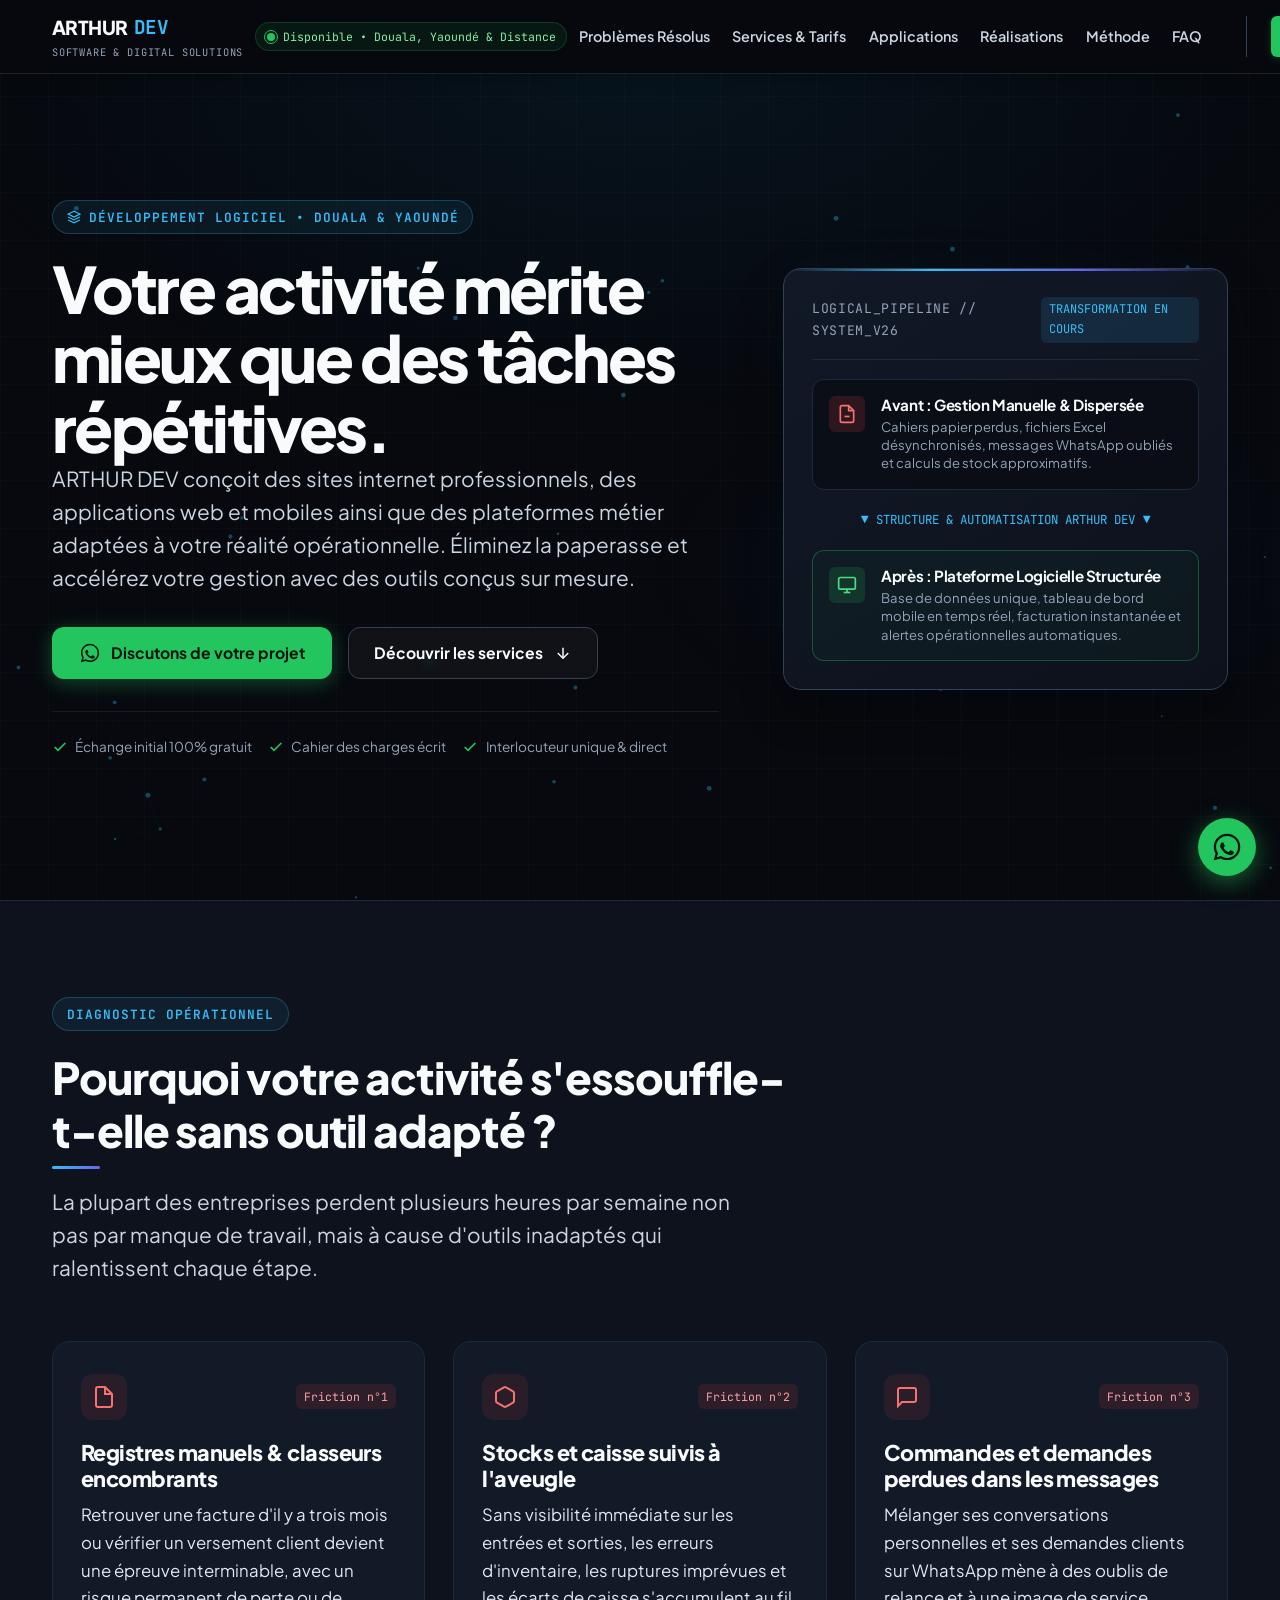
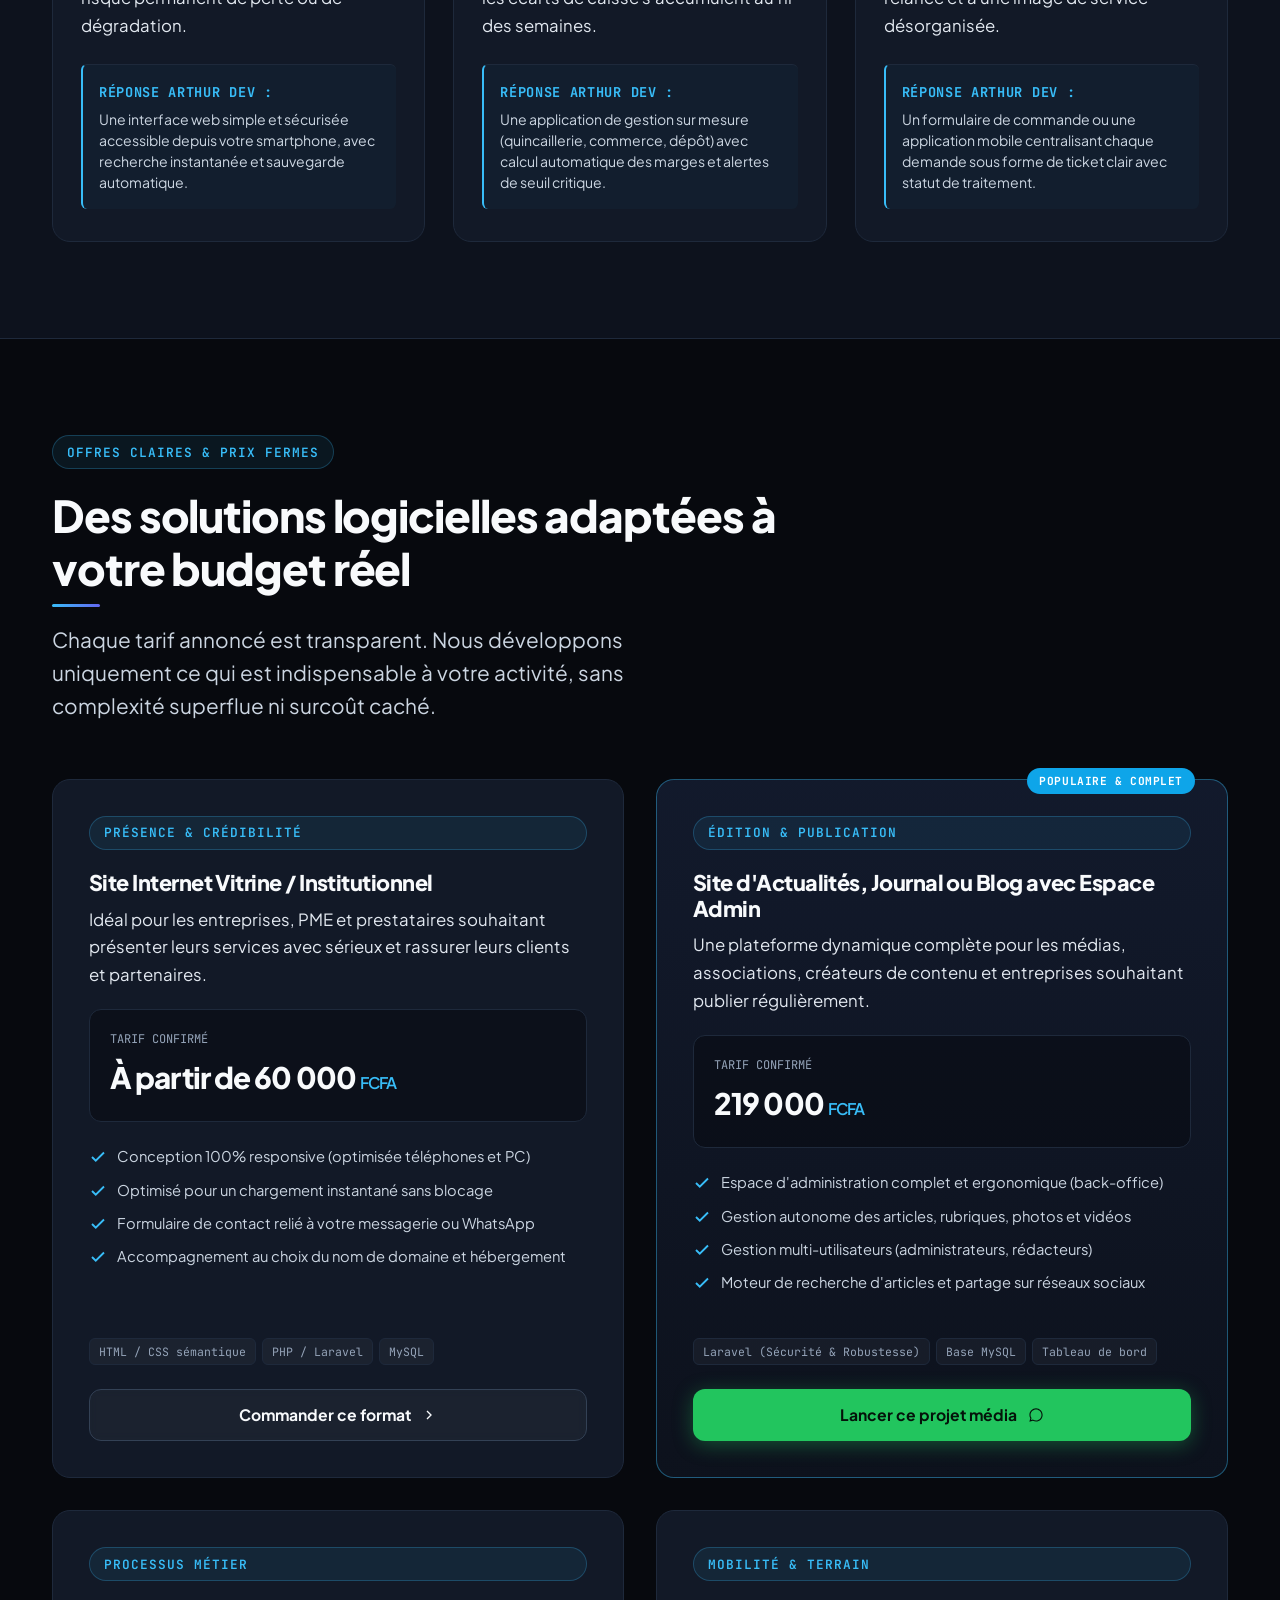
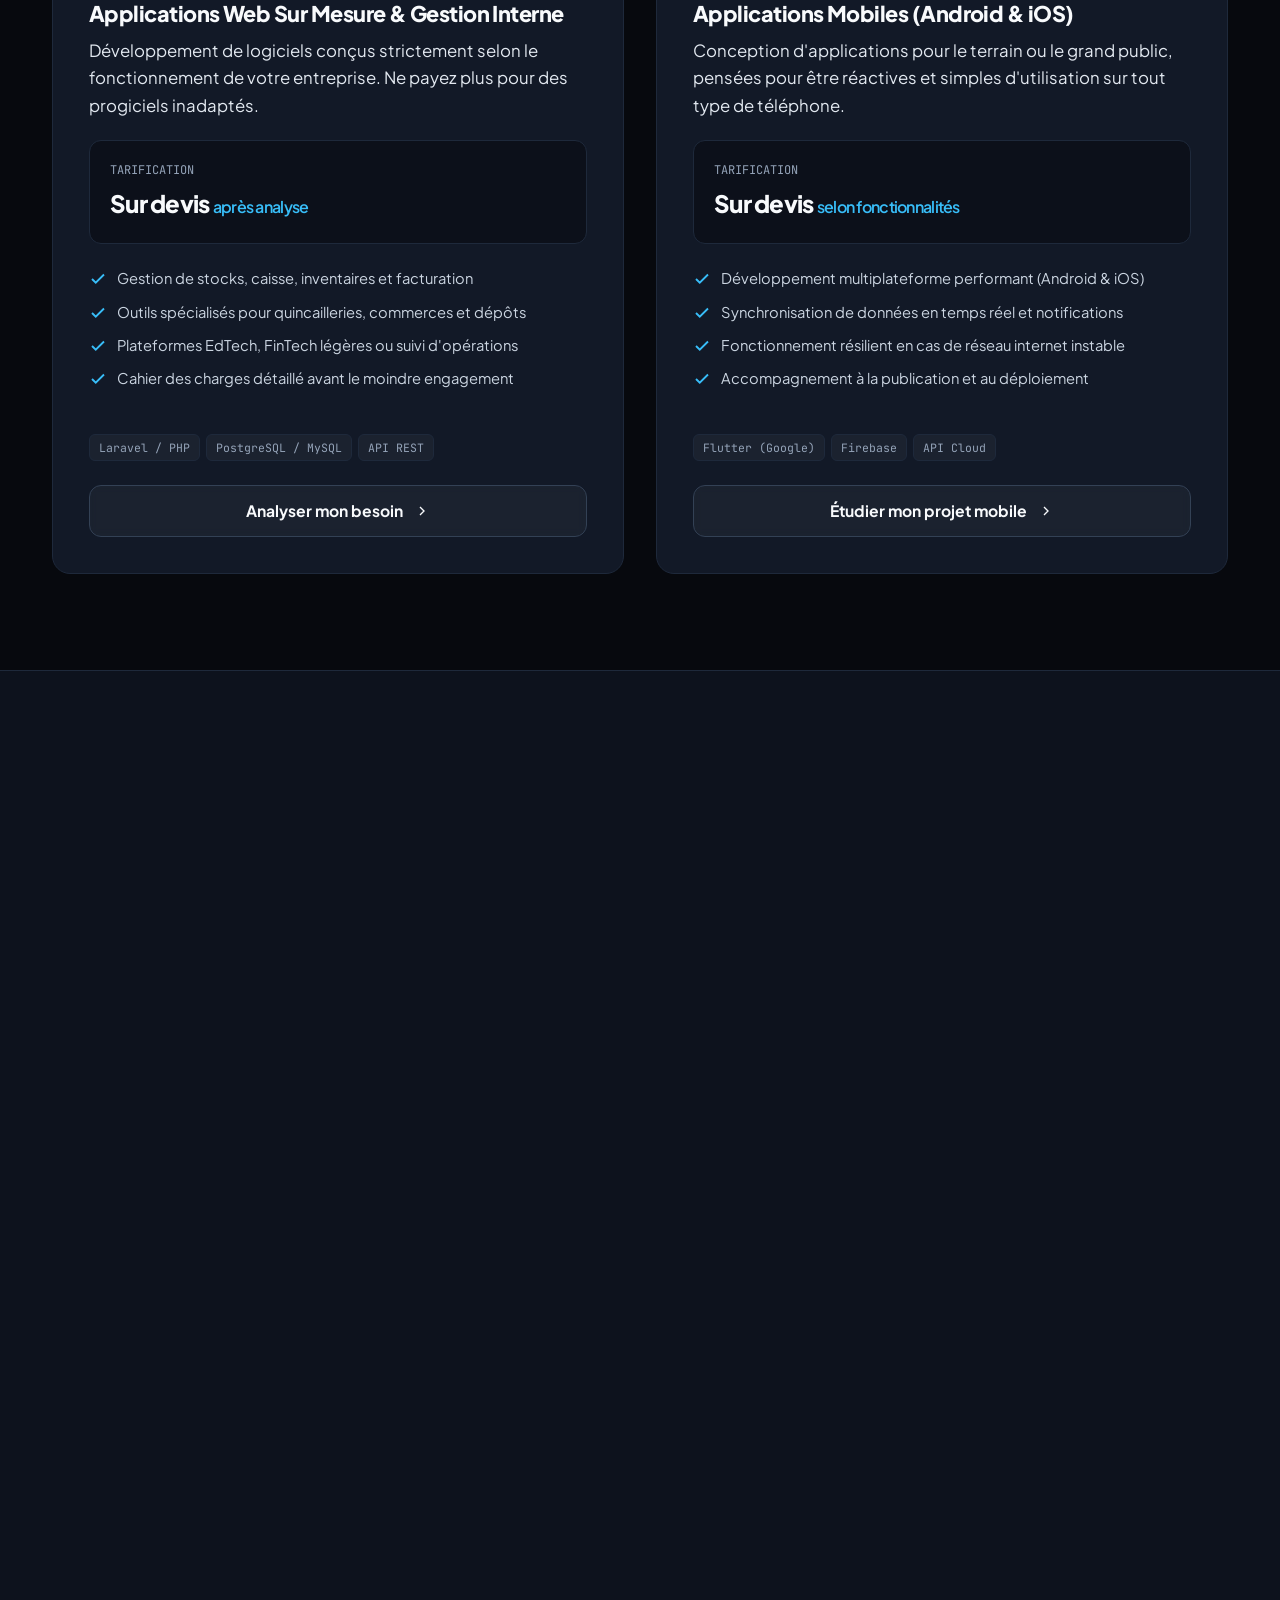
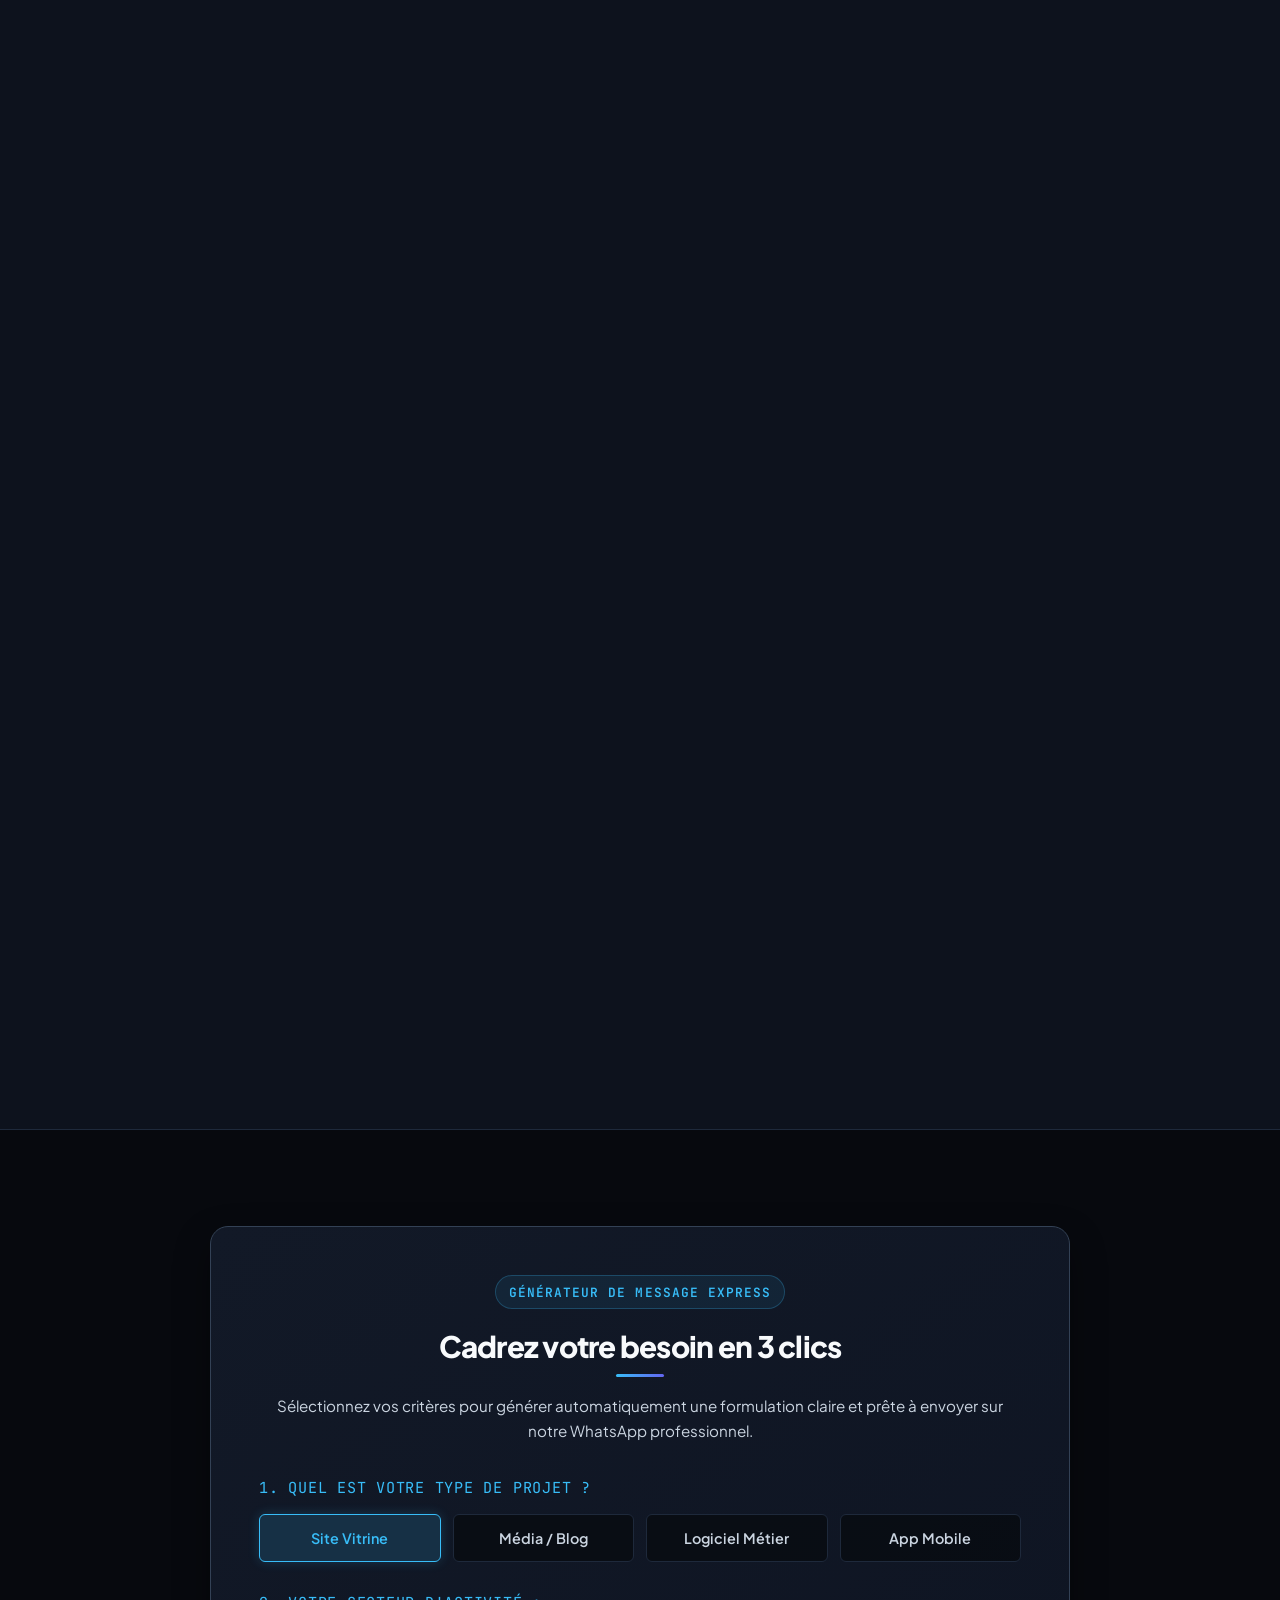
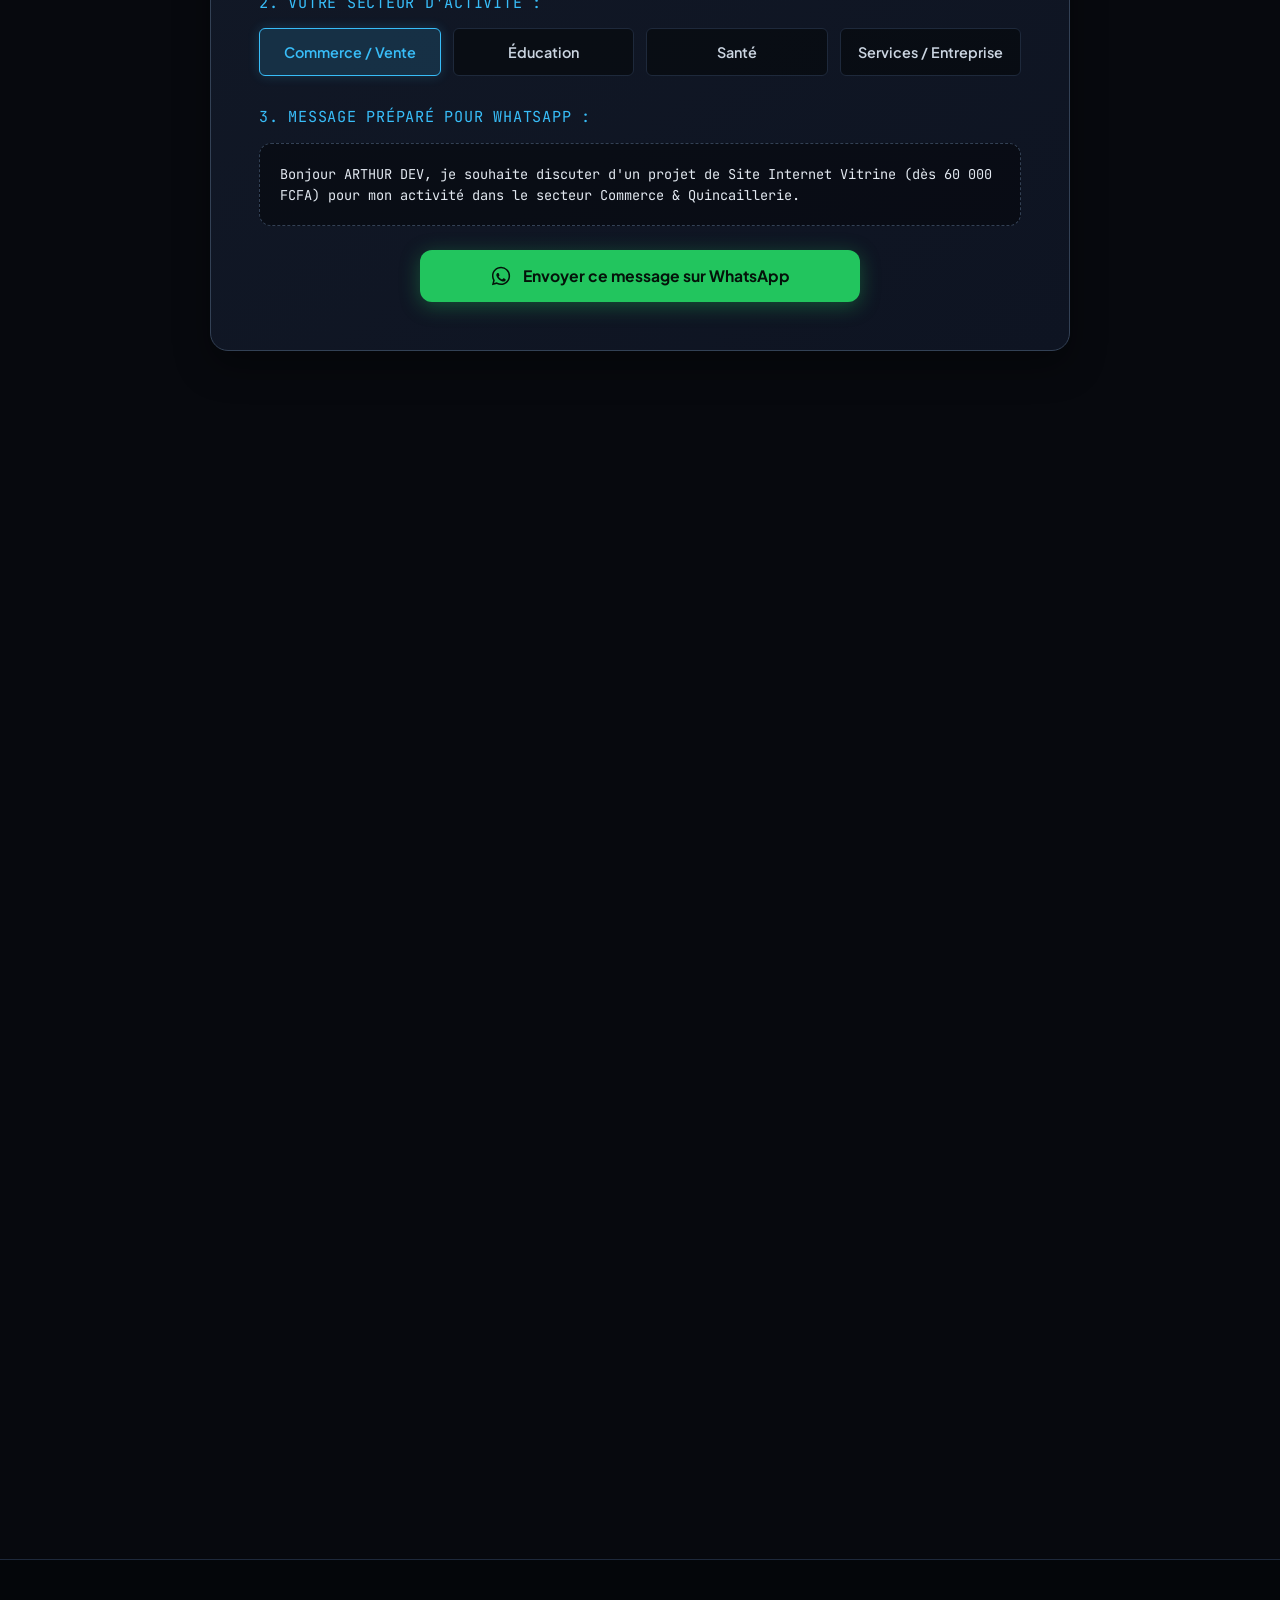
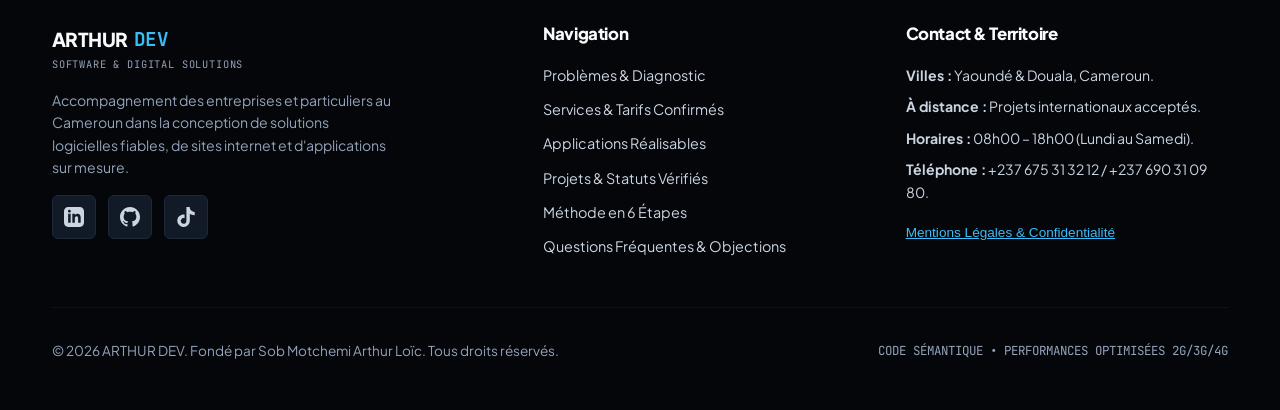
<file: index-all-in-one.html>
﻿<!DOCTYPE html>
<html lang="fr" class="scroll-smooth">
<head>
  <meta charset="UTF-8">
  <meta name="viewport" content="width=device-width, initial-scale=1.0, viewport-fit=cover">
  <title>ARTHUR DEV | Solutions Logicielles & Digitalisation d'Entreprises au Cameroun</title>
  <meta name="description" content="Développement logiciel sur mesure, applications web, mobiles (Flutter/Firebase) et sites internet professionnels à Douala et Yaoundé. Par Sob Motchemi Arthur Loïc.">
  <meta name="author" content="Sob Motchemi Arthur Loïc - ARTHUR DEV">
  <meta name="robots" content="index, follow">
  <!-- Google ne lit PAS la balise meta keywords (confirmé par Google) — supprimée -->
  <link rel="canonical" href="https://arthurdev.netlify.app/">
  <meta name="theme-color" content="#07090e">
  <meta name="google-site-verification" content="LBuYWWhpYqf4C7qcHb7DKrY_hiLLcQxE0Qis-ZjJDj0" />

  <!-- Open Graph / Meta Réseaux Sociaux -->
  <meta property="og:type" content="website">
  <meta property="og:url" content="https://arthurdev.netlify.app/">
  <meta property="og:site_name" content="ARTHUR DEV">
  <meta property="og:title" content="ARTHUR DEV | Votre activité mérite mieux que des tâches répétitives">
  <meta property="og:description" content="Conception d'applications web, mobiles et plateformes métier sur mesure à Douala, Yaoundé et à distance. Tarifs transparents dès 60 000 FCFA.">
  <meta property="og:locale" content="fr_CM">
  <meta name="twitter:card" content="summary_large_image">
  <meta name="twitter:title" content="ARTHUR DEV | Développement Logiciel & Digitalisation">
  <meta name="twitter:description" content="Solutions numériques sur mesure adaptées aux réalités des entreprises camerounaises. Contact direct avec le développeur.">

  <!-- Données Structurées JSON-LD (Schema.org) -->
  <script type="application/ld+json">
  {
    "@context": "https://schema.org",
    "@type": "ProfessionalService",
    "name": "ARTHUR DEV",
    "alternateName": "ARTHUR DEV Software and Digital Solutions",
    "url": "https://arthurdev.netlify.app/",
    "image": "https://images.unsplash.com/photo-1555066931-4365d14bab8c?auto=format&fit=crop&w=1200&q=80",
    "founder": {
      "@type": "Person",
      "name": "Sob Motchemi Arthur Loïc"
    },
    "description": "Accompagnement dans la conception de solutions logicielles, applications web et mobiles, sites professionnels et digitalisation des processus métier.",
    "telephone": "+237675313212",
    "email": "sobarthur65@gmail.com",
    "address": {
      "@type": "PostalAddress",
      "addressLocality": "Yaoundé",
      "addressCountry": "CM"
    },
    "geo": {
      "@type": "GeoCoordinates",
      "latitude": 3.8480,
      "longitude": 11.5021
    },
    "areaServed": [
      { "@type": "City", "name": "Douala" },
      { "@type": "City", "name": "Yaoundé" },
      { "@type": "AdministrativeArea", "name": "International (À distance)" }
    ],
    "openingHoursSpecification": {
      "@type": "OpeningHoursSpecification",
      "dayOfWeek": ["Monday","Tuesday","Wednesday","Thursday","Friday","Saturday"],
      "opens": "08:00",
      "closes": "18:00"
    },
    "priceRange": "60000 FCFA - Sur devis",
    "currenciesAccepted": "XAF",
    "paymentAccepted": "Cash, Mobile Money, Virement bancaire",
    "knowsLanguage": ["fr", "en"],
    "sameAs": [
      "https://www.linkedin.com/in/arthur-loïc-sob-motchemi-6594a1287",
      "https://github.com/oudhini",
      "https://www.tiktok.com/@arthursob325"
    ]
  }
  </script>


  <!-- FAQ Schema — les questions fréquentes apparaîtront directement dans Google -->
  <script type="application/ld+json">
  {
    "@context": "https://schema.org",
    "@type": "FAQPage",
    "mainEntity": [
      {
        "@type": "Question",
        "name": "Combien coûte un site internet au Cameroun ?",
        "acceptedAnswer": {
          "@type": "Answer",
          "text": "Un site internet vitrine professionnel chez ARTHUR DEV est disponible à partir de 60 000 FCFA. Un site d'actualités avec espace d'administration complet coûte 219 000 FCFA. Les applications web et mobiles sur mesure sont sur devis après analyse des besoins."
        }
      },
      {
        "@type": "Question",
        "name": "Quel est le délai de livraison d'un site web ?",
        "acceptedAnswer": {
          "@type": "Answer",
          "text": "Un site vitrine est livré en moyenne sous 7 à 14 jours. Les applications métier et mobiles dépendent de la complexité du projet, avec un planning détaillé convenu dès le cahier des charges."
        }
      },
      {
        "@type": "Question",
        "name": "ARTHUR DEV travaille-t-il à Douala et Yaoundé ?",
        "acceptedAnswer": {
          "@type": "Answer",
          "text": "Oui, ARTHUR DEV intervient physiquement à Yaoundé et Douala, et accepte également des projets à distance pour les clients au Cameroun et à l'international."
        }
      }
    ]
  }
  </script>
  <!-- Google Fonts Asynchrones Non-Bloquantes (Zero Flash / Zero Render Lag) -->
  <link rel="preconnect" href="https://fonts.googleapis.com">
  <link rel="preconnect" href="https://fonts.gstatic.com" crossorigin>
  <link rel="stylesheet" href="https://fonts.googleapis.com/css2?family=JetBrains+Mono:wght@400;600;700&family=Plus+Jakarta+Sans:wght@500;700;800&display=swap" media="print" onload="this.media='all'">
  <noscript>
    <link rel="stylesheet" href="https://fonts.googleapis.com/css2?family=JetBrains+Mono:wght@400;600;700&family=Plus+Jakarta+Sans:wght@500;700;800&display=swap">
  </noscript>

  <!-- Feuille de style locale ultra-optimisée -->
  <style>
@charset "UTF-8";

/* ==========================================================================
   SYSTÈME DE DESIGN HAUTE PERFORMANCE — ARTHUR DEV
   Optimisé pour un affichage instantané (0ms de latence) et 60 FPS
   ========================================================================== */

:root {
  /* Couleurs de fond et surfaces architecturales */
  --bg-base: #07090e;
  --bg-surface: #0d121d;
  --bg-card: #121927;
  --bg-card-hover: #172134;
  --bg-card-alt: #0a0e17;

  /* Bordures et séparateurs structurels */
  --border-subtle: #1e293b;
  --border-medium: #334155;
  --border-accent: rgba(56, 189, 248, 0.35);

  /* Accents techniques & identité */
  --accent-blue: #0ea5e9;
  --accent-cyan: #38bdf8;
  --accent-indigo: #6366f1;
  --accent-emerald: #10b981;
  --accent-amber: #f59e0b;

  /* Couleurs d'action et conversion */
  --cta-whatsapp: #22c55e;
  --cta-whatsapp-hover: #16a34a;
  --cta-primary: #0284c7;
  --cta-primary-hover: #0369a1;

  /* Typographie & Couleurs de texte (Contraste testé > 5.5:1 sur fond sombre) */
  --text-white: #f8fafc;        /* 16.2:1 sur --bg-base */
  --text-body: #e2e8f0;         /* 13.1:1 sur --bg-base */
  --text-secondary: #cbd5e1;    /* 11.2:1 sur --bg-base */
  --text-muted: #94a3b8;        /* 6.3:1 sur --bg-base */
  --text-dark-cta: #04130a;     /* Lisibilité maximale sur fond vert */

  /* Polices système modernes haute performance (Affichage immédiat sans attendre le réseau) */
  --font-main: 'Plus Jakarta Sans', -apple-system, BlinkMacSystemFont, "Segoe UI", Roboto, "Helvetica Neue", Arial, sans-serif;
  --font-mono: 'JetBrains Mono', ui-monospace, SFMono-Regular, Menlo, Monaco, Consolas, monospace;

  /* Métriques & Layout */
  --container-width: 1240px;
  --nav-height: 74px;
  --radius-sm: 6px;
  --radius-md: 12px;
  --radius-lg: 18px;
  --radius-full: 9999px;
  --transition-smooth: cubic-bezier(0.16, 1, 0.3, 1);
}

/* Reset moderne & accessibilité */
*, *::before, *::after {
  box-sizing: border-box;
  margin: 0;
  padding: 0;
}

html {
  font-size: 16px;
  scroll-behavior: smooth;
  -webkit-text-size-adjust: 100%;
  background-color: var(--bg-base);
}

body {
  font-family: var(--font-main);
  color: var(--text-body);
  background-color: var(--bg-base);
  line-height: 1.65;
  overflow-x: hidden;
  min-height: 100vh;
  position: relative;
  text-rendering: optimizeSpeed;
  -webkit-font-smoothing: antialiased;
}

/* Grille d'arrière-plan architecturale subtile (purement CSS sans image) */
body::before {
  content: "";
  position: fixed;
  inset: 0;
  background-image: 
    linear-gradient(to right, rgba(255, 255, 255, 0.02) 1px, transparent 1px),
    linear-gradient(to bottom, rgba(255, 255, 255, 0.02) 1px, transparent 1px);
  background-size: 48px 48px;
  pointer-events: none;
  z-index: 0;
}

/* Liens d'évitement (Accessibilité clavier) */
.skip-link {
  position: absolute;
  top: -100px;
  left: 1rem;
  background: var(--accent-cyan);
  color: #000;
  padding: 0.75rem 1.25rem;
  font-weight: 700;
  border-radius: var(--radius-sm);
  z-index: 99999;
  transition: top 0.2s ease;
  text-decoration: none;
}
.skip-link:focus {
  top: 1rem;
  outline: 3px solid #fff;
}

/* Focus visible universel */
:focus-visible {
  outline: 2px solid var(--accent-cyan);
  outline-offset: 3px;
}

/* Éléments de structure */
.container {
  width: 100%;
  max-width: var(--container-width);
  margin-left: auto;
  margin-right: auto;
  padding-left: 1.25rem;
  padding-right: 1.25rem;
  position: relative;
  z-index: 1;
}

@media (min-width: 768px) {
  .container {
    padding-left: 2rem;
    padding-right: 2rem;
  }
}

section {
  padding-top: 3.5rem;
  padding-bottom: 3.5rem;
  position: relative;
  z-index: 1;
  scroll-margin-top: calc(var(--nav-height) + 1.75rem);
}

@media (min-width: 768px) {
  section {
    padding-top: 5rem;
    padding-bottom: 5rem;
  }
}

@media (min-width: 1024px) {
  section {
    padding-top: 6rem;
    padding-bottom: 6rem;
  }
}

/* Optimisation de rendu sur les sections inférieures */
#applications, #realisations, #methode, #pourquoi, #faq, #contact {
  content-visibility: auto;
  contain-intrinsic-size: 1px 700px;
}

/* Typographie */
h1, h2, h3, h4 {
  color: var(--text-white);
  font-weight: 800;
  line-height: 1.2;
  letter-spacing: -0.025em;
}

h1 {
  font-size: clamp(2.2rem, 5vw + 0.8rem, 4rem);
  letter-spacing: -0.04em;
  line-height: 1.08;
}

h2 {
  font-size: clamp(1.75rem, 3vw + 0.8rem, 2.75rem);
  margin-bottom: 1rem;
}

h3 {
  font-size: 1.35rem;
  margin-bottom: 0.6rem;
}

p {
  color: var(--text-body);
  font-size: 1.05rem;
}

.lead-text {
  font-size: clamp(1.1rem, 1.8vw, 1.3rem);
  color: var(--text-secondary);
  line-height: 1.6;
  max-width: 680px;
}

.badge-mono {
  display: inline-flex;
  align-items: center;
  gap: 0.5rem;
  font-family: var(--font-mono);
  font-size: 0.8rem;
  font-weight: 600;
  text-transform: uppercase;
  letter-spacing: 0.08em;
  padding: 0.35rem 0.85rem;
  border-radius: var(--radius-full);
  background-color: rgba(56, 189, 248, 0.08);
  border: 1px solid rgba(56, 189, 248, 0.25);
  color: var(--accent-cyan);
  margin-bottom: 1.25rem;
}

.badge-status {
  display: inline-flex;
  align-items: center;
  gap: 0.4rem;
  font-family: var(--font-mono);
  font-size: 0.72rem;
  font-weight: 700;
  text-transform: uppercase;
  letter-spacing: 0.05em;
  padding: 0.25rem 0.65rem;
  border-radius: var(--radius-sm);
}
.badge-status.prototype {
  background-color: rgba(245, 158, 11, 0.15);
  color: #fbbf24;
  border: 1px solid rgba(245, 158, 11, 0.3);
}
.badge-status.concept {
  background-color: rgba(99, 102, 241, 0.15);
  color: #a5b4fc;
  border: 1px solid rgba(99, 102, 241, 0.3);
}
.badge-status.confirmed {
  background-color: rgba(34, 197, 94, 0.15);
  color: #4ade80;
  border: 1px solid rgba(34, 197, 94, 0.3);
}

/* En-tête de section */
.section-header {
  margin-bottom: 3.5rem;
  max-width: 760px;
}
.section-header.center {
  margin-left: auto;
  margin-right: auto;
  text-align: center;
}

/* Boutons et éléments interactifs (Cibles tactiles >= 48px) */
.btn-group {
  display: flex;
  flex-wrap: wrap;
  align-items: center;
  gap: 1rem;
  margin-top: 2rem;
}

.btn {
  display: inline-flex;
  align-items: center;
  justify-content: center;
  gap: 0.65rem;
  min-height: 48px;
  padding: 0.75rem 1.6rem;
  font-family: var(--font-main);
  font-size: 0.98rem;
  font-weight: 700;
  text-decoration: none;
  border-radius: var(--radius-md);
  cursor: pointer;
  transition: transform 0.2s ease, background-color 0.2s ease, border-color 0.2s ease;
  border: 1px solid transparent;
  white-space: nowrap;
  text-align: center;
}

.btn-whatsapp {
  background-color: var(--cta-whatsapp);
  color: var(--text-dark-cta);
  box-shadow: 0 4px 20px rgba(34, 197, 94, 0.35);
  position: relative;
  overflow: hidden;
}
.btn-whatsapp::after {
  content: '';
  position: absolute;
  inset: 0;
  background: rgba(255,255,255,0);
  transition: background 0.2s ease;
}
.btn-whatsapp:hover {
  background-color: var(--cta-whatsapp-hover);
  color: #000;
  transform: translateY(-2px);
  box-shadow: 0 8px 28px rgba(34, 197, 94, 0.5);
}

/* Animation subtile sur le bouton hero WhatsApp */
.hero-section .btn-whatsapp {
  animation: wa-glow 3s ease-in-out infinite;
}
@keyframes wa-glow {
  0%, 100% { box-shadow: 0 4px 20px rgba(34, 197, 94, 0.35); }
  50% { box-shadow: 0 4px 32px rgba(34, 197, 94, 0.6); }
}

.btn-secondary {
  background-color: rgba(255,255,255,0.04);
  border-color: var(--border-medium);
  color: var(--text-white);
  backdrop-filter: blur(4px);
}
.btn-secondary:hover {
  background-color: rgba(255,255,255,0.08);
  border-color: var(--accent-cyan);
  color: var(--accent-cyan);
  transform: translateY(-2px);
}

.btn-outline {
  background-color: transparent;
  border-color: var(--border-medium);
  color: var(--text-body);
}
.btn-outline:hover {
  border-color: var(--accent-cyan);
  color: var(--text-white);
}

/* ==========================================================================
   NAVIGATION HEADER
   ========================================================================== */
.site-header {
  position: sticky;
  top: 0;
  left: 0;
  width: 100%;
  height: var(--nav-height);
  background-color: rgba(7, 9, 14, 0.95);
  backdrop-filter: blur(14px);
  -webkit-backdrop-filter: blur(14px);
  border-bottom: 1px solid rgba(30, 41, 59, 0.8);
  z-index: 1000;
  box-shadow: 0 1px 20px rgba(0,0,0,0.3);
}

.nav-wrapper {
  display: flex;
  align-items: center;
  justify-content: space-between;
  height: 100%;
  gap: 0.75rem;
}

.brand-logo {
  display: flex;
  flex-direction: column;
  text-decoration: none;
  color: var(--text-white);
  flex-shrink: 0;
  min-width: 0;
}
.brand-name {
  font-size: 1.2rem;
  font-weight: 800;
  letter-spacing: -0.03em;
  display: flex;
  align-items: center;
  gap: 0.4rem;
}
.brand-name span.dev {
  color: var(--accent-cyan);
  font-family: var(--font-mono);
  font-weight: 700;
}
.brand-tagline {
  font-family: var(--font-mono);
  font-size: 0.65rem;
  color: var(--text-muted);
  letter-spacing: 0.08em;
  text-transform: uppercase;
}

.status-indicator {
  display: none;
  align-items: center;
  gap: 0.5rem;
  font-family: var(--font-mono);
  font-size: 0.72rem;
  color: #86efac;
  background: rgba(34, 197, 94, 0.08);
  padding: 0.28rem 0.65rem;
  border-radius: var(--radius-full);
  border: 1px solid rgba(34, 197, 94, 0.2);
  white-space: nowrap;
  flex-shrink: 0;
}
.status-dot {
  width: 8px;
  height: 8px;
  background-color: var(--cta-whatsapp);
  border-radius: 50%;
  position: relative;
  display: inline-block;
  flex-shrink: 0;
}
.status-dot::after {
  content: "";
  position: absolute;
  inset: -3px;
  border-radius: 50%;
  border: 1.5px solid var(--cta-whatsapp);
  animation: pulse-ring 2.4s cubic-bezier(0.24, 0, 0.38, 1) infinite;
}
@keyframes pulse-ring {
  0% { transform: scale(0.8); opacity: 0.9; }
  70% { transform: scale(2.2); opacity: 0; }
  100% { transform: scale(0.8); opacity: 0; }
}

.nav-desktop {
  margin-left: auto;
  display: none;
}

@media (min-width: 1024px) {
  .nav-desktop {
    display: block;
  }
}

.nav-links {
  display: flex;
  list-style: none;
  align-items: center;
  gap: 1.4rem;
  margin: 0;
  padding: 0;
}
.nav-links a {
  color: var(--text-secondary);
  text-decoration: none;
  font-size: 0.9rem;
  font-weight: 600;
  transition: color 0.15s ease;
  position: relative;
  white-space: nowrap;
}
.nav-links a::after {
  content: '';
  position: absolute;
  bottom: -3px;
  left: 0;
  width: 0;
  height: 2px;
  background: var(--accent-cyan);
  border-radius: 2px;
  transition: width 0.2s ease;
}
.nav-links a:hover {
  color: var(--text-white);
}
.nav-links a:hover::after {
  width: 100%;
}

.nav-actions {
  display: flex;
  align-items: center;
  gap: 0.75rem;
  flex-shrink: 0;
}

/* Sur mobile: on cache le bouton WhatsApp du header — le flottant suffit */
.nav-btn-whatsapp {
  display: none;
}

/* Bouton hamburger toujours visible sur mobile */
.menu-toggle {
  display: flex;
  flex-direction: column;
  justify-content: center;
  gap: 5px;
  width: 44px;
  height: 44px;
  background: rgba(255,255,255,0.05);
  border: 1px solid var(--border-medium);
  border-radius: var(--radius-sm);
  cursor: pointer;
  padding: 10px;
  flex-shrink: 0;
}
.menu-toggle span {
  display: block;
  width: 100%;
  height: 2px;
  background-color: var(--text-white);
  border-radius: 2px;
  transition: transform 0.25s ease, opacity 0.2s ease;
}
.menu-toggle[aria-expanded="true"] span:nth-child(1) {
  transform: translateY(7px) rotate(45deg);
}
.menu-toggle[aria-expanded="true"] span:nth-child(2) {
  opacity: 0;
}
.menu-toggle[aria-expanded="true"] span:nth-child(3) {
  transform: translateY(-7px) rotate(-45deg);
}

/* Drawer mobile amélioré */
.mobile-nav {
  position: fixed;
  top: var(--nav-height);
  left: 0;
  width: 100%;
  max-height: calc(100vh - var(--nav-height));
  overflow-y: auto;
  -webkit-overflow-scrolling: touch;
  background: rgba(7, 9, 14, 0.98);
  backdrop-filter: blur(16px);
  border-bottom: 1px solid var(--border-medium);
  padding: 1.5rem 1.5rem 2.5rem;
  display: none;
  flex-direction: column;
  gap: 0.25rem;
  z-index: 999;
}
.mobile-nav.is-open {
  display: flex;
}
.mobile-link {
  color: var(--text-secondary);
  text-decoration: none;
  font-size: 1.05rem;
  font-weight: 600;
  padding: 0.9rem 0.5rem;
  border-bottom: 1px solid rgba(255,255,255,0.05);
  transition: color 0.15s ease, padding-left 0.15s ease;
  display: block;
}
.mobile-link:hover {
  color: var(--text-white);
  padding-left: 0.75rem;
}

/* CTA WhatsApp dans le drawer mobile */
.mobile-nav-cta {
  margin-top: 1.5rem;
  display: flex;
  flex-direction: column;
  gap: 0.75rem;
}
.mobile-nav-cta .btn {
  width: 100%;
  justify-content: center;
  font-size: 1rem;
  min-height: 52px;
}

/* Desktop: afficher le bouton nav, cacher le hamburger */
@media (min-width: 1024px) {
  .nav-btn-whatsapp {
    display: inline-flex;
    min-height: 40px !important;
    padding: 0.5rem 1.1rem !important;
    font-size: 0.88rem !important;
    font-weight: 700 !important;
    border-radius: var(--radius-sm) !important;
    box-shadow: 0 2px 10px rgba(34, 197, 94, 0.2) !important;
    white-space: nowrap !important;
  }
  .nav-actions {
    margin-left: 2rem;
    padding-left: 1.5rem;
    border-left: 1px solid var(--border-medium);
  }
  .menu-toggle { display: none; }
  .mobile-nav { display: none !important; }
}

@media (min-width: 1280px) {
  .status-indicator { display: inline-flex; }
}

/* ==========================================================================
   HERO SECTION
   ========================================================================== */
.hero-section {
  min-height: calc(100svh - var(--nav-height));
  display: flex;
  align-items: center;
  padding-top: 2.5rem;
  padding-bottom: 3rem;
  position: relative;
  overflow: hidden;
  background: radial-gradient(ellipse 80% 60% at 50% 0%, rgba(14, 165, 233, 0.07) 0%, transparent 70%),
              radial-gradient(ellipse 50% 40% at 80% 60%, rgba(99, 102, 241, 0.05) 0%, transparent 60%);
}

@media (min-width: 768px) {
  .hero-section {
    padding-top: 3.5rem;
    padding-bottom: 4.5rem;
  }
}

#hero-canvas {
  position: absolute;
  inset: 0;
  width: 100%;
  height: 100%;
  pointer-events: none;
  opacity: 0.35;
  z-index: 0;
}

.hero-grid {
  display: grid;
  grid-template-columns: 1fr;
  gap: 2.5rem;
  align-items: center;
  position: relative;
  z-index: 1;
}

@media (min-width: 992px) {
  .hero-grid {
    grid-template-columns: 1.2fr 0.8fr;
    gap: 4rem;
  }
}

.hero-content {
  max-width: 680px;
}

/* Masquer la carte pipeline sur mobile : trop technique, tue la confiance */
.hero-visual-card {
  display: none;
}

@media (min-width: 992px) {
  .hero-visual-card {
    display: block;
    background: linear-gradient(145deg, rgba(18, 25, 39, 0.98), rgba(13, 18, 29, 0.95));
    border: 1px solid var(--border-medium);
    border-radius: var(--radius-lg);
    padding: 1.75rem;
    box-shadow: 0 20px 40px rgba(0, 0, 0, 0.4), 0 0 60px rgba(56, 189, 248, 0.04);
    position: relative;
    overflow: hidden;
  }
  .hero-visual-card::before {
    content: "";
    position: absolute;
    top: 0;
    left: 0;
    right: 0;
    height: 2px;
    background: linear-gradient(90deg, transparent, var(--accent-cyan), var(--accent-indigo), transparent);
  }
}

.hero-guarantees {
  display: flex;
  flex-wrap: wrap;
  gap: 1rem;
  margin-top: 2rem;
  padding-top: 1.5rem;
  border-top: 1px solid rgba(255,255,255,0.07);
}
.guarantee-item {
  display: flex;
  align-items: center;
  gap: 0.45rem;
  font-size: 0.85rem;
  color: var(--text-muted);
}
.guarantee-item svg {
  color: var(--cta-whatsapp);
  flex-shrink: 0;
}

/* Boutons Hero pleine largeur sur mobile */
@media (max-width: 540px) {
  .hero-section .btn-group {
    flex-direction: column;
  }
  .hero-section .btn-group .btn {
    width: 100%;
    justify-content: center;
  }
}

.system-header {
  display: flex;
  justify-content: space-between;
  align-items: center;
  padding-bottom: 1rem;
  margin-bottom: 1.2rem;
  border-bottom: 1px solid var(--border-subtle);
}
.system-title {
  font-family: var(--font-mono);
  font-size: 0.82rem;
  color: var(--text-muted);
  letter-spacing: 0.05em;
}
.system-badge {
  font-family: var(--font-mono);
  font-size: 0.75rem;
  background: rgba(56, 189, 248, 0.12);
  color: var(--accent-cyan);
  padding: 0.2rem 0.5rem;
  border-radius: var(--radius-sm);
}

.pipeline-comparison {
  display: flex;
  flex-direction: column;
  gap: 1.25rem;
}

.pipeline-step {
  display: flex;
  gap: 1rem;
  align-items: flex-start;
  background: rgba(7, 9, 14, 0.6);
  border: 1px solid var(--border-subtle);
  border-radius: var(--radius-md);
  padding: 1rem;
  transition: border-color 0.2s ease;
}
.pipeline-step:hover {
  border-color: var(--border-accent);
}
.pipeline-icon {
  width: 36px;
  height: 36px;
  border-radius: var(--radius-sm);
  display: flex;
  align-items: center;
  justify-content: center;
  flex-shrink: 0;
}
.pipeline-icon.manual {
  background: rgba(239, 68, 68, 0.15);
  color: #f87171;
}
.pipeline-icon.digital {
  background: rgba(34, 197, 94, 0.15);
  color: #4ade80;
}
.pipeline-meta h4 {
  font-size: 0.95rem;
  margin-bottom: 0.2rem;
  font-weight: 700;
}
.pipeline-meta p {
  font-size: 0.82rem;
  color: var(--text-muted);
  line-height: 1.4;
}

/* ==========================================================================
   SECTION PROBLÈMES MÉTIER
   ========================================================================== */
.problems-section {
  background-color: var(--bg-surface);
  border-top: 1px solid var(--border-subtle);
  border-bottom: 1px solid var(--border-subtle);
}

.cards-grid {
  display: grid;
  grid-template-columns: 1fr;
  gap: 1.75rem;
}
@media (min-width: 768px) {
  .cards-grid {
    grid-template-columns: repeat(2, 1fr);
  }
}
@media (min-width: 1024px) {
  .cards-grid {
    grid-template-columns: repeat(3, 1fr);
  }
}

.friction-card {
  background-color: var(--bg-card);
  border: 1px solid var(--border-subtle);
  border-radius: var(--radius-lg);
  padding: 2rem 1.75rem;
  display: flex;
  flex-direction: column;
  position: relative;
  transition: transform 0.2s ease, border-color 0.2s ease;
}
.friction-card:hover {
  transform: translateY(-3px);
  border-color: rgba(239, 68, 68, 0.35);
  background-color: var(--bg-card-hover);
  box-shadow: 0 12px 28px rgba(0, 0, 0, 0.4), 0 0 16px rgba(239, 68, 68, 0.08);
}
.friction-header {
  display: flex;
  align-items: center;
  justify-content: space-between;
  margin-bottom: 1.25rem;
}
.friction-icon-box {
  width: 46px;
  height: 46px;
  border-radius: var(--radius-md);
  background: rgba(239, 68, 68, 0.1);
  color: #f87171;
  display: flex;
  align-items: center;
  justify-content: center;
}
.friction-badge {
  font-family: var(--font-mono);
  font-size: 0.72rem;
  color: #fca5a5;
  background: rgba(239, 68, 68, 0.12);
  padding: 0.2rem 0.5rem;
  border-radius: var(--radius-sm);
}
.solution-box {
  margin-top: 1.5rem;
  padding-top: 1.25rem;
  border-top: 1px solid var(--border-subtle);
  background: rgba(56, 189, 248, 0.03);
  padding: 1rem;
  border-radius: var(--radius-sm);
  border-left: 2px solid var(--accent-cyan);
}
.solution-box strong {
  display: block;
  font-size: 0.85rem;
  color: var(--accent-cyan);
  font-family: var(--font-mono);
  margin-bottom: 0.35rem;
  text-transform: uppercase;
  letter-spacing: 0.05em;
}
.solution-box p {
  font-size: 0.88rem;
  color: var(--text-secondary);
  line-height: 1.5;
}

/* ==========================================================================
   SECTION SERVICES & TARIFS
   ========================================================================== */
.services-grid {
  display: grid;
  grid-template-columns: 1fr;
  gap: 2rem;
}
@media (min-width: 768px) {
  .services-grid {
    grid-template-columns: repeat(2, 1fr);
  }
}

.service-card {
  background-color: var(--bg-card);
  border: 1px solid var(--border-subtle);
  border-radius: var(--radius-lg);
  padding: 2.25rem;
  display: flex;
  flex-direction: column;
  position: relative;
  transition: transform 0.2s ease, border-color 0.2s ease;
}
.service-card:hover {
  border-color: var(--accent-cyan);
  transform: translateY(-4px);
  box-shadow: 0 16px 36px rgba(0, 0, 0, 0.45), 0 0 24px rgba(56, 189, 248, 0.12);
}
.service-card.featured {
  border-color: rgba(56, 189, 248, 0.4);
  background: linear-gradient(180deg, rgba(19, 27, 46, 0.95), rgba(13, 18, 29, 0.98));
}
.service-card.featured::before {
  content: "POPULAIRE & COMPLET";
  position: absolute;
  top: -12px;
  right: 2rem;
  font-family: var(--font-mono);
  font-size: 0.7rem;
  font-weight: 700;
  background: var(--accent-blue);
  color: #fff;
  padding: 0.25rem 0.75rem;
  border-radius: var(--radius-full);
  letter-spacing: 0.05em;
}

.service-price-block {
  margin: 1.25rem 0 1.5rem;
  padding: 1.25rem;
  background: rgba(7, 9, 14, 0.5);
  border-radius: var(--radius-md);
  border: 1px solid var(--border-subtle);
}
.price-label {
  font-family: var(--font-mono);
  font-size: 0.75rem;
  text-transform: uppercase;
  color: var(--text-muted);
  display: block;
  margin-bottom: 0.2rem;
}
.price-value {
  font-size: 1.85rem;
  font-weight: 800;
  color: var(--text-white);
  letter-spacing: -0.03em;
}
.price-currency {
  font-size: 1rem;
  font-weight: 600;
  color: var(--accent-cyan);
}

.service-features {
  list-style: none;
  margin-bottom: 2rem;
  flex-grow: 1;
}
.service-features li {
  display: flex;
  align-items: flex-start;
  gap: 0.65rem;
  font-size: 0.92rem;
  color: var(--text-secondary);
  margin-bottom: 0.75rem;
  line-height: 1.45;
}
.service-features li svg {
  color: var(--accent-cyan);
  flex-shrink: 0;
  margin-top: 2px;
}

.tech-stack-tags {
  display: flex;
  flex-wrap: wrap;
  gap: 0.4rem;
  margin-top: auto;
  margin-bottom: 1.5rem;
}
.tech-pill {
  font-family: var(--font-mono);
  font-size: 0.72rem;
  padding: 0.2rem 0.55rem;
  background: rgba(255, 255, 255, 0.04);
  border: 1px solid var(--border-subtle);
  border-radius: var(--radius-sm);
  color: var(--text-muted);
}

/* ==========================================================================
   SECTION TYPES D'APPLICATIONS
   ========================================================================== */
.app-types-grid {
  display: grid;
  grid-template-columns: 1fr;
  gap: 1.5rem;
}
@media (min-width: 640px) {
  .app-types-grid {
    grid-template-columns: repeat(2, 1fr);
  }
}
@media (min-width: 1024px) {
  .app-types-grid {
    grid-template-columns: repeat(3, 1fr);
  }
}

.app-card {
  background: var(--bg-card);
  border: 1px solid var(--border-subtle);
  border-radius: var(--radius-md);
  padding: 1.75rem;
  display: flex;
  flex-direction: column;
  gap: 0.75rem;
  transition: border-color 0.2s ease;
}
.app-card:hover {
  border-color: var(--accent-cyan);
}
.app-card-icon {
  width: 40px;
  height: 40px;
  border-radius: var(--radius-sm);
  background: rgba(56, 189, 248, 0.1);
  color: var(--accent-cyan);
  display: flex;
  align-items: center;
  justify-content: center;
  margin-bottom: 0.35rem;
}
.app-card h4 {
  font-size: 1.12rem;
  color: var(--text-white);
}
.app-card p {
  font-size: 0.88rem;
  color: var(--text-muted);
  line-height: 1.5;
}

/* ==========================================================================
   SECTION RÉALISATIONS & PROJETS
   ========================================================================== */
.projects-grid {
  display: grid;
  grid-template-columns: 1fr;
  gap: 2rem;
}
@media (min-width: 768px) {
  .projects-grid {
    grid-template-columns: repeat(3, 1fr);
  }
}

.project-card {
  background: var(--bg-surface);
  border: 1px solid var(--border-subtle);
  border-radius: var(--radius-lg);
  overflow: hidden;
  display: flex;
  flex-direction: column;
  transition: transform 0.2s ease, border-color 0.2s ease;
}
.project-card:hover {
  transform: translateY(-4px);
  border-color: var(--accent-cyan);
  box-shadow: 0 14px 32px rgba(0, 0, 0, 0.4), 0 0 20px rgba(56, 189, 248, 0.1);
}

.project-preview {
  height: 180px;
  background: #090d16;
  border-bottom: 1px solid var(--border-subtle);
  display: flex;
  align-items: center;
  justify-content: center;
  padding: 1rem;
  position: relative;
}
.project-preview svg {
  width: 100%;
  height: 100%;
  max-height: 150px;
}

.project-content {
  padding: 1.75rem;
  display: flex;
  flex-direction: column;
  flex-grow: 1;
}
.project-header-meta {
  display: flex;
  justify-content: space-between;
  align-items: center;
  margin-bottom: 0.75rem;
}
.project-content h3 {
  font-size: 1.2rem;
  margin-bottom: 0.5rem;
}
.project-content p {
  font-size: 0.88rem;
  color: var(--text-secondary);
  line-height: 1.55;
  margin-bottom: 1.25rem;
  flex-grow: 1;
}

.project-link-btn {
  display: inline-flex;
  align-items: center;
  justify-content: center;
  gap: 0.5rem;
  margin-top: 1.25rem;
  padding: 0.6rem 1.1rem;
  font-family: var(--font-main);
  font-size: 0.85rem;
  font-weight: 700;
  color: var(--accent-cyan);
  background: rgba(56, 189, 248, 0.08);
  border: 1px solid rgba(56, 189, 248, 0.28);
  border-radius: var(--radius-sm);
  text-decoration: none;
  transition: all 0.2s ease;
  width: 100%;
}
.project-link-btn:hover {
  background: var(--accent-cyan);
  color: #000;
  border-color: var(--accent-cyan);
  transform: translateY(-2px);
  box-shadow: 0 4px 14px rgba(56, 189, 248, 0.35);
}

.project-status-note {
  font-size: 0.76rem;
  font-family: var(--font-mono);
  color: var(--text-muted);
  display: flex;
  align-items: center;
  gap: 0.45rem;
  margin-top: 1.25rem;
  padding: 0.6rem 0.8rem;
  background: rgba(255, 255, 255, 0.02);
  border-radius: var(--radius-sm);
  border: 1px dashed var(--border-medium);
}
.project-status-note svg {
  color: #a5b4fc;
  flex-shrink: 0;
}

/* ==========================================================================
   SECTION MÉTHODE EN 6 ÉTAPES
   ========================================================================== */
.steps-wrapper {
  display: grid;
  grid-template-columns: 1fr;
  gap: 1.5rem;
}
@media (min-width: 640px) {
  .steps-wrapper {
    grid-template-columns: repeat(2, 1fr);
  }
}
@media (min-width: 1024px) {
  .steps-wrapper {
    grid-template-columns: repeat(3, 1fr);
  }
}

.step-card {
  background: var(--bg-card);
  border: 1px solid var(--border-subtle);
  border-radius: var(--radius-md);
  padding: 1.75rem;
  position: relative;
  transition: border-color 0.2s ease;
}
.step-card:hover {
  border-color: var(--border-accent);
}
.step-num {
  font-family: var(--font-mono);
  font-size: 1.75rem;
  font-weight: 800;
  color: rgba(56, 189, 248, 0.35);
  line-height: 1;
  margin-bottom: 1rem;
}
.step-card h4 {
  font-size: 1.15rem;
  margin-bottom: 0.45rem;
}
.step-card p {
  font-size: 0.88rem;
  color: var(--text-muted);
  line-height: 1.5;
}

/* ==========================================================================
   SECTION POURQUOI ARTHUR DEV
   ========================================================================== */
.reasons-layout {
  display: grid;
  grid-template-columns: 1fr;
  gap: 3rem;
  align-items: center;
}
@media (min-width: 992px) {
  .reasons-layout {
    grid-template-columns: 0.95fr 1.05fr;
  }
}

.founder-card {
  background: linear-gradient(180deg, var(--bg-card), var(--bg-surface));
  border: 1px solid var(--border-medium);
  border-radius: var(--radius-lg);
  padding: 2.25rem;
  position: relative;
}
.founder-badge {
  display: inline-block;
  font-family: var(--font-mono);
  font-size: 0.75rem;
  color: var(--accent-cyan);
  margin-bottom: 1rem;
}
.founder-name {
  font-size: 1.6rem;
  font-weight: 800;
  margin-bottom: 0.25rem;
  color: var(--text-white);
}
.founder-role {
  font-family: var(--font-mono);
  font-size: 0.85rem;
  color: var(--text-muted);
  margin-bottom: 1.25rem;
}
.founder-quote {
  font-style: italic;
  color: var(--text-secondary);
  font-size: 0.95rem;
  line-height: 1.6;
  padding-left: 1rem;
  border-left: 2px solid var(--accent-cyan);
  margin-bottom: 1.5rem;
}
.skills-grid {
  display: flex;
  flex-wrap: wrap;
  gap: 0.5rem;
}
.skill-badge {
  font-family: var(--font-mono);
  font-size: 0.78rem;
  background: rgba(255, 255, 255, 0.05);
  padding: 0.3rem 0.65rem;
  border-radius: var(--radius-sm);
  border: 1px solid var(--border-subtle);
  color: var(--text-white);
}

.reasons-list {
  display: flex;
  flex-direction: column;
  gap: 1.5rem;
}
.reason-row {
  display: flex;
  gap: 1.25rem;
  align-items: flex-start;
}
.reason-icon {
  width: 44px;
  height: 44px;
  background: rgba(56, 189, 248, 0.1);
  color: var(--accent-cyan);
  border-radius: var(--radius-md);
  display: flex;
  align-items: center;
  justify-content: center;
  flex-shrink: 0;
}
.reason-text h4 {
  font-size: 1.15rem;
  margin-bottom: 0.3rem;
}
.reason-text p {
  font-size: 0.92rem;
  color: var(--text-muted);
  line-height: 1.55;
}

/* ==========================================================================
   SECTION FAQ & OBJECTIONS
   ========================================================================== */
.objections-box {
  background: rgba(14, 19, 31, 0.9);
  border: 1px solid var(--border-accent);
  border-radius: var(--radius-lg);
  padding: 2rem;
  margin-bottom: 3.5rem;
}
.objections-box-title {
  font-size: 1.25rem;
  margin-bottom: 0.5rem;
  display: flex;
  align-items: center;
  gap: 0.5rem;
}
.objections-grid {
  display: grid;
  grid-template-columns: 1fr;
  gap: 1.5rem;
  margin-top: 1.5rem;
}
@media (min-width: 992px) {
  .objections-grid {
    grid-template-columns: repeat(3, 1fr);
  }
}
.objection-item {
  background: var(--bg-card);
  border: 1px solid var(--border-subtle);
  border-radius: var(--radius-md);
  padding: 1.5rem;
}
.objection-quote {
  font-weight: 700;
  color: #fca5a5;
  font-size: 1rem;
  margin-bottom: 0.75rem;
  display: flex;
  align-items: flex-start;
  gap: 0.5rem;
}
.objection-answer {
  font-size: 0.88rem;
  color: var(--text-secondary);
  line-height: 1.55;
}

/* Accordéon FAQ */
.faq-accordion {
  max-width: 860px;
  margin-left: auto;
  margin-right: auto;
  display: flex;
  flex-direction: column;
  gap: 1rem;
}
.faq-item {
  background: var(--bg-card);
  border: 1px solid var(--border-subtle);
  border-radius: var(--radius-md);
  overflow: hidden;
  transition: border-color 0.2s ease;
}
.faq-item:hover {
  border-color: var(--border-medium);
}
.faq-trigger {
  width: 100%;
  min-height: 52px;
  padding: 1.2rem 1.5rem;
  background: none;
  border: none;
  color: var(--text-white);
  font-family: var(--font-main);
  font-size: 1.05rem;
  font-weight: 700;
  text-align: left;
  cursor: pointer;
  display: flex;
  justify-content: space-between;
  align-items: center;
  gap: 1rem;
}
.faq-icon {
  width: 20px;
  height: 20px;
  transition: transform 0.2s ease;
  color: var(--accent-cyan);
  flex-shrink: 0;
}
.faq-item.is-open .faq-icon {
  transform: rotate(180deg);
}
.faq-body {
  padding: 0 1.5rem 1.5rem;
  font-size: 0.95rem;
  color: var(--text-secondary);
  line-height: 1.6;
  display: none;
}
.faq-item.is-open .faq-body {
  display: block;
}

/* ==========================================================================
   SIMULATEUR DE CADRAGE EXPRESS
   ========================================================================== */
.simulator-card {
  background: linear-gradient(145deg, var(--bg-card), #0e1422);
  border: 1px solid var(--border-medium);
  border-radius: var(--radius-lg);
  padding: 2.25rem 1.75rem;
  max-width: 860px;
  margin: 0 auto;
  box-shadow: 0 15px 35px rgba(0, 0, 0, 0.35);
}
@media (min-width: 768px) {
  .simulator-card {
    padding: 3rem;
  }
}
.sim-step-title {
  font-size: 0.95rem;
  font-family: var(--font-mono);
  color: var(--accent-cyan);
  text-transform: uppercase;
  letter-spacing: 0.05em;
  margin-bottom: 0.85rem;
  display: block;
}
.sim-options-grid {
  display: grid;
  grid-template-columns: repeat(auto-fit, minmax(160px, 1fr));
  gap: 0.75rem;
  margin-bottom: 1.75rem;
}
.sim-option-btn {
  min-height: 48px;
  background: rgba(7, 9, 14, 0.7);
  border: 1px solid var(--border-subtle);
  border-radius: var(--radius-sm);
  color: var(--text-secondary);
  font-family: var(--font-main);
  font-size: 0.9rem;
  font-weight: 600;
  padding: 0.75rem 1rem;
  cursor: pointer;
  text-align: center;
  transition: background-color 0.15s ease, border-color 0.15s ease, color 0.15s ease;
}
.sim-option-btn:hover {
  border-color: var(--accent-blue);
  color: var(--text-white);
}
.sim-option-btn.active {
  background: rgba(56, 189, 248, 0.15);
  border-color: var(--accent-cyan);
  color: var(--accent-cyan);
  box-shadow: 0 0 12px rgba(56, 189, 248, 0.2);
}
.sim-result-box {
  background: rgba(0, 0, 0, 0.4);
  border: 1px dashed var(--border-medium);
  border-radius: var(--radius-md);
  padding: 1.25rem;
  margin-bottom: 1.5rem;
}
.sim-result-text {
  font-family: var(--font-mono);
  font-size: 0.85rem;
  color: var(--text-body);
  line-height: 1.5;
}

/* ==========================================================================
   SECTION CONTACT & FORMULAIRE
   ========================================================================== */
.contact-grid {
  display: grid;
  grid-template-columns: 1fr;
  gap: 3rem;
}
@media (min-width: 992px) {
  .contact-grid {
    grid-template-columns: 0.9fr 1.1fr;
  }
}

.contact-details {
  display: flex;
  flex-direction: column;
  gap: 1.5rem;
}
.contact-info-card {
  background: var(--bg-card);
  border: 1px solid var(--border-subtle);
  border-radius: var(--radius-md);
  padding: 1.25rem 1.5rem;
  display: flex;
  align-items: center;
  gap: 1rem;
  text-decoration: none;
  color: var(--text-body);
  transition: transform 0.15s ease, border-color 0.15s ease;
}
.contact-info-card:hover {
  border-color: var(--accent-cyan);
  transform: translateX(3px);
  color: var(--text-white);
}
.contact-info-icon {
  width: 44px;
  height: 44px;
  background: rgba(56, 189, 248, 0.1);
  color: var(--accent-cyan);
  border-radius: var(--radius-md);
  display: flex;
  align-items: center;
  justify-content: center;
  flex-shrink: 0;
}

.contact-form {
  background: var(--bg-card);
  border: 1px solid var(--border-medium);
  border-radius: var(--radius-lg);
  padding: 2.25rem 1.75rem;
  display: flex;
  flex-direction: column;
  gap: 1.25rem;
}
.form-group {
  display: flex;
  flex-direction: column;
  gap: 0.4rem;
}
.form-label {
  font-size: 0.88rem;
  font-weight: 600;
  color: var(--text-white);
}
.form-control {
  min-height: 48px;
  padding: 0.75rem 1rem;
  background: var(--bg-surface);
  border: 1px solid var(--border-subtle);
  border-radius: var(--radius-sm);
  color: var(--text-white);
  font-family: var(--font-main);
  font-size: 1rem; /* 16px strict : empêche le zoom automatique forcé sur iOS Safari */
  transition: border-color 0.15s ease;
}
.form-control:focus {
  border-color: var(--accent-cyan);
  outline: none;
}
textarea.form-control {
  min-height: 110px;
  resize: vertical;
}

/* ==========================================================================
   MODAL MENTIONS LÉGALES
   ========================================================================== */
.legal-modal {
  position: fixed;
  inset: 0;
  background: rgba(0, 0, 0, 0.85);
  backdrop-filter: blur(5px);
  -webkit-backdrop-filter: blur(5px);
  z-index: 10000;
  display: none;
  align-items: center;
  justify-content: center;
  padding: 1.25rem;
}
.legal-modal.is-active {
  display: flex;
}
.legal-modal-content {
  background: var(--bg-card);
  border: 1px solid var(--border-medium);
  border-radius: var(--radius-lg);
  max-width: 800px;
  width: 100%;
  max-height: 85vh;
  overflow-y: auto;
  padding: 2.5rem 2rem;
  position: relative;
}
.legal-close-btn {
  position: absolute;
  top: 1.25rem;
  right: 1.25rem;
  background: transparent;
  border: 1px solid var(--border-subtle);
  border-radius: var(--radius-sm);
  color: var(--text-white);
  width: 36px;
  height: 36px;
  display: flex;
  align-items: center;
  justify-content: center;
  cursor: pointer;
}
.legal-warning-tag {
  background: rgba(245, 158, 11, 0.15);
  border: 1px solid rgba(245, 158, 11, 0.35);
  color: #fbbf24;
  padding: 0.75rem 1rem;
  border-radius: var(--radius-sm);
  font-size: 0.85rem;
  font-family: var(--font-mono);
  margin-bottom: 1.5rem;
  display: block;
}

/* ==========================================================================
   PIED DE PAGE (FOOTER)
   ========================================================================== */
.site-footer {
  background-color: #04060a;
  border-top: 1px solid var(--border-subtle);
  padding-top: 4rem;
  padding-bottom: 3rem;
  font-size: 0.9rem;
  color: var(--text-muted);
}
.footer-grid {
  display: grid;
  grid-template-columns: 1fr;
  gap: 2.5rem;
  margin-bottom: 3rem;
}
@media (min-width: 768px) {
  .footer-grid {
    grid-template-columns: 1.4fr 1fr 1fr;
  }
}
.footer-links {
  list-style: none;
  display: flex;
  flex-direction: column;
  gap: 0.65rem;
}
.footer-links a {
  color: var(--text-secondary);
  text-decoration: none;
  transition: color 0.15s ease;
}
.footer-links a:hover {
  color: var(--accent-cyan);
}
.social-links-bar {
  display: flex;
  gap: 0.75rem;
  margin-top: 1rem;
}
.social-icon-btn {
  width: 44px;
  height: 44px;
  border-radius: var(--radius-sm);
  background: var(--bg-card);
  border: 1px solid var(--border-subtle);
  color: var(--text-secondary);
  display: flex;
  align-items: center;
  justify-content: center;
  text-decoration: none;
  transition: transform 0.15s ease, border-color 0.15s ease;
}
.social-icon-btn:hover {
  border-color: var(--accent-cyan);
  color: var(--text-white);
  transform: translateY(-2px);
}
.footer-bottom {
  padding-top: 2rem;
  border-top: 1px solid rgba(255, 255, 255, 0.05);
  display: flex;
  flex-direction: column;
  gap: 1rem;
  align-items: center;
  text-align: center;
  font-size: 0.85rem;
}
@media (min-width: 768px) {
  .footer-bottom {
    flex-direction: row;
    justify-content: space-between;
  }
}

/* Bouton d'action flottant WhatsApp — amélioré et pulsé */
.floating-whatsapp {
  position: fixed;
  bottom: calc(1.5rem + env(safe-area-inset-bottom, 0px));
  right: 1.5rem;
  width: 58px;
  height: 58px;
  background-color: var(--cta-whatsapp);
  color: var(--text-dark-cta);
  border-radius: var(--radius-full);
  display: flex;
  align-items: center;
  justify-content: center;
  box-shadow: 0 6px 24px rgba(34, 197, 94, 0.5);
  z-index: 998;
  text-decoration: none;
  transition: transform 0.2s ease, background-color 0.2s ease;
  animation: float-pulse 4s ease-in-out infinite;
}
@keyframes float-pulse {
  0%, 100% { box-shadow: 0 6px 24px rgba(34, 197, 94, 0.5); }
  50% { box-shadow: 0 6px 36px rgba(34, 197, 94, 0.75); }
}
.floating-whatsapp:hover {
  transform: scale(1.1);
  background-color: var(--cta-whatsapp-hover);
  animation: none;
}

.floating-whatsapp-tooltip {
  position: absolute;
  right: 70px;
  background: rgba(10, 14, 23, 0.95);
  color: #fff;
  font-size: 0.78rem;
  font-weight: 700;
  white-space: nowrap;
  padding: 0.4rem 0.8rem;
  border-radius: var(--radius-sm);
  border: 1px solid var(--border-subtle);
  pointer-events: none;
  opacity: 0;
  transform: translateX(10px);
  transition: opacity 0.15s ease, transform 0.15s ease;
}
.floating-whatsapp:hover .floating-whatsapp-tooltip {
  opacity: 1;
  transform: translateX(0);
}

/* ==========================================================================
   ANIMATIONS MATÉRIELLES HAUTE PERFORMANCE (0 OVERHEAD)
   ========================================================================== */
.reveal-element {
  opacity: 0;
  transform: translateY(22px);
  transition: opacity 0.55s var(--transition-smooth), transform 0.55s var(--transition-smooth);
  will-change: opacity, transform;
}
.reveal-element.is-revealed {
  opacity: 1;
  transform: translateY(0);
  will-change: auto;
}

/* Respect strict de prefers-reduced-motion */
@media (prefers-reduced-motion: reduce) {
  *, *::before, *::after {
    animation-duration: 0.001s !important;
    animation-iteration-count: 1 !important;
    transition-duration: 0.001s !important;
    scroll-behavior: auto !important;
  }
  .reveal-element {
    opacity: 1 !important;
    transform: none !important;
  }
  #hero-canvas { display: none !important; }
}

/* ==========================================================================
   AMÉLIORATIONS VISUELLES GLOBALES — MODERNISATION UI/UX
   ========================================================================== */

/* Section headers avec accent visuel */
.section-header h2 {
  position: relative;
  padding-bottom: 0.75rem;
}
.section-header h2::after {
  content: '';
  position: absolute;
  bottom: 0;
  left: 0;
  width: 3rem;
  height: 3px;
  background: linear-gradient(90deg, var(--accent-cyan), var(--accent-indigo));
  border-radius: 2px;
}
.section-header.center h2::after {
  left: 50%;
  transform: translateX(-50%);
}

/* Mobile : cards pleine largeur, padding réduit */
@media (max-width: 640px) {
  .container {
    padding-left: 1rem;
    padding-right: 1rem;
  }
  h1 {
    font-size: clamp(1.9rem, 7vw, 2.6rem);
  }
  .lead-text {
    font-size: 1rem;
  }
  .service-card, .friction-card, .project-card {
    border-radius: var(--radius-md);
  }
  .service-card {
    padding: 1.5rem;
  }
  .section-header {
    margin-bottom: 2rem;
  }
  .badge-mono {
    font-size: 0.72rem;
  }
  /* Hero guarantees sur une colonne */
  .hero-guarantees {
    flex-direction: column;
    gap: 0.65rem;
  }
}

/* ==========================================================================
   OPTIMISATIONS MOBILES AVANCÉES (< 640px) & ERGONOMIE TACTILE
   ========================================================================== */
@media (max-width: 640px) {
  .hero-section {
    padding-top: 2rem;
    padding-bottom: 3.5rem;
  }
  .hero-guarantees {
    flex-direction: column;
    gap: 0.85rem;
  }
  .system-header {
    flex-direction: column;
    align-items: flex-start;
    gap: 0.5rem;
  }
  .btn-group {
    flex-direction: column;
    align-items: stretch;
    width: 100%;
  }
  .btn-group .btn {
    width: 100%;
    white-space: normal;
  }
  .floating-whatsapp {
    bottom: calc(1rem + env(safe-area-inset-bottom, 0px));
    right: 1rem;
    width: 52px;
    height: 52px;
  }
  .floating-whatsapp svg {
    width: 28px;
    height: 28px;
  }
  .floating-whatsapp-tooltip {
    display: none; /* Inutile sur écran tactile */
  }
  .legal-modal-content {
    padding: 1.75rem 1.25rem;
  }
  .contact-channel-item {
    padding: 0.85rem 1rem;
  }
  .service-card, .friction-card, .project-card, .objection-card {
    padding: 1.5rem 1.25rem;
  }
}

/* ==========================================================================
   ADAPTATION ULTRA-MOBILE (< 400px) & PETITS ÉCRANS (iPhone SE, Galaxy A)
   ========================================================================== */
@media (max-width: 400px) {
  .container {
    padding-left: 1rem;
    padding-right: 1rem;
  }
  .brand-name {
    font-size: 1.15rem;
  }
  .brand-tagline {
    font-size: 0.58rem;
  }
  .hero-visual-card {
    padding: 1.25rem 0.9rem;
  }
  .pipeline-step {
    padding: 0.75rem;
    gap: 0.65rem;
  }
  .pipeline-icon {
    width: 32px;
    height: 32px;
  }
  .simulator-card {
    padding: 1.5rem 1rem;
  }
  .sim-options-grid {
    grid-template-columns: 1fr;
  }
  .contact-info-card {
    padding: 0.85rem 0.9rem;
    gap: 0.75rem;
  }
}

/* ==========================================================================
   BARRE DE DÉFILEMENT MODERNE (DARK THEME ÉPURÉ)
   ========================================================================== */
::-webkit-scrollbar {
  width: 7px;
  height: 7px;
}
::-webkit-scrollbar-track {
  background: var(--bg-base);
}
::-webkit-scrollbar-thumb {
  background: rgba(255, 255, 255, 0.12);
  border-radius: 4px;
}
::-webkit-scrollbar-thumb:hover {
  background: var(--accent-cyan);
}

</style>

  <!-- Script interactif local ultra-léger (Zéro dépendance CDN externe) -->
  <script>
/**
 * ============================================================================
 * JAVASCRIPT ULTRA-OPTIMISÉ — ARTHUR DEV
 * Zéro dépendance externe (0 KB téléchargé) • Chargement instantané (< 10ms)
 * Conçu pour des performances maximales même sur connexions 2G/3G/4G
 * ============================================================================
 */

(function () {
  'use strict';

  // Exécution immédiate dès que le DOM est interactif
  function init() {
    /* ------------------------------------------------------------------------
       1. MENU MOBILE (DRAWER ACCESSIBLE & FLUIDE)
       ------------------------------------------------------------------------ */
    const menuToggle = document.querySelector('.menu-toggle');
    const mobileNav = document.getElementById('mobile-menu');
    const mobileLinks = document.querySelectorAll('.mobile-link');

    if (menuToggle && mobileNav) {
      menuToggle.addEventListener('click', () => {
        const isExpanded = menuToggle.getAttribute('aria-expanded') === 'true';
        menuToggle.setAttribute('aria-expanded', String(!isExpanded));
        mobileNav.classList.toggle('is-open');
      }, { passive: true });

      // Fermer le menu sur tous les liens du tiroir (liens nav + CTA)
      const allMobileLinks = mobileNav.querySelectorAll('a');
      allMobileLinks.forEach(link => {
        link.addEventListener('click', () => {
          menuToggle.setAttribute('aria-expanded', 'false');
          mobileNav.classList.remove('is-open');
        }, { passive: true });
      });
    }

    /* ------------------------------------------------------------------------
       2. FOIRE AUX QUESTIONS (ACCORDÉON NATIF SANS LIBRAIRIE)
       ------------------------------------------------------------------------ */
    const faqItems = document.querySelectorAll('.faq-item');
    faqItems.forEach(item => {
      const trigger = item.querySelector('.faq-trigger');
      if (trigger) {
        trigger.addEventListener('click', () => {
          const isOpen = item.classList.contains('is-open');
          // Fermer les autres pour maintenir une lecture claire
          faqItems.forEach(other => {
            if (other !== item && other.classList.contains('is-open')) {
              other.classList.remove('is-open');
              const t = other.querySelector('.faq-trigger');
              if (t) t.setAttribute('aria-expanded', 'false');
            }
          });
          item.classList.toggle('is-open', !isOpen);
          trigger.setAttribute('aria-expanded', String(!isOpen));
        });
      }
    });

    /* ------------------------------------------------------------------------
       3. SIMULATEUR DE CADRAGE PROJET EXPRESS (CONVERSION WHATSAPP)
       ------------------------------------------------------------------------ */
    let selectedType = 'Site Internet Vitrine (dès 60 000 FCFA)';
    let selectedSector = 'Commerce & Quincaillerie';
    const outputText = document.getElementById('sim-output-text');
    const whatsappBtn = document.getElementById('sim-whatsapp-btn');

    function updateSimulator() {
      const msg = `Bonjour ARTHUR DEV, je souhaite discuter d'un projet de ${selectedType} pour mon activité dans le secteur ${selectedSector}.`;
      if (outputText) outputText.textContent = msg;
      if (whatsappBtn) {
        whatsappBtn.href = `https://wa.me/237675313212?text=${encodeURIComponent(msg)}`;
      }
    }

    const typeBtns = document.querySelectorAll('#sim-type-options .sim-option-btn');
    typeBtns.forEach(btn => {
      btn.addEventListener('click', () => {
        typeBtns.forEach(b => b.classList.remove('active'));
        btn.classList.add('active');
        selectedType = btn.getAttribute('data-val') || selectedType;
        updateSimulator();
      });
    });

    const sectorBtns = document.querySelectorAll('#sim-sector-options .sim-option-btn');
    sectorBtns.forEach(btn => {
      btn.addEventListener('click', () => {
        sectorBtns.forEach(b => b.classList.remove('active'));
        btn.classList.add('active');
        selectedSector = btn.getAttribute('data-val') || selectedSector;
        updateSimulator();
      });
    });

    /* ------------------------------------------------------------------------
       4. FORMULAIRE DE CONTACT DIRECT (TRANSCRIPTION WHATSAPP & MAILTO)
       ------------------------------------------------------------------------ */
    const contactForm = document.getElementById('contact-quick-form');
    const btnEmail = document.getElementById('btn-send-email');

    if (contactForm) {
      contactForm.addEventListener('submit', (e) => {
        e.preventDefault();
        const name = (document.getElementById('form-name')?.value || '').trim() || 'Non précisé';
        const phone = (document.getElementById('form-phone')?.value || '').trim() || 'Non précisé';
        const service = document.getElementById('form-service')?.value || 'Non précisé';
        const details = (document.getElementById('form-details')?.value || '').trim() || 'Aucune précision';

        const message = `Bonjour ARTHUR DEV,%0A%0AJe souhaite discuter d'un projet numérique pour mon activité :%0A- Nom / Entreprise : ${encodeURIComponent(name)}%0A- Téléphone / WhatsApp : ${encodeURIComponent(phone)}%0A- Service concerné : ${encodeURIComponent(service)}%0A- Détails du besoin : ${encodeURIComponent(details)}`;

        window.open(`https://wa.me/237675313212?text=${message}`, '_blank');
      });
    }

    if (btnEmail) {
      btnEmail.addEventListener('click', () => {
        const name = (document.getElementById('form-name')?.value || '').trim() || 'Non précisé';
        const phone = (document.getElementById('form-phone')?.value || '').trim() || 'Non précisé';
        const service = document.getElementById('form-service')?.value || 'Non précisé';
        const details = (document.getElementById('form-details')?.value || '').trim() || 'Aucune précision';

        const subject = encodeURIComponent(`Demande de devis - ${name}`);
        const body = encodeURIComponent(`Bonjour Arthur Loïc (ARTHUR DEV),\n\nJe souhaite discuter d'un projet numérique :\n- Nom / Entreprise : ${name}\n- Téléphone : ${phone}\n- Service : ${service}\n- Description : ${details}\n\nCordialement.`);

        window.location.href = `mailto:sobarthur65@gmail.com?subject=${subject}&body=${body}`;
      });
    }

    /* ------------------------------------------------------------------------
       5. MODAL MENTIONS LÉGALES & CONFIDENTIALITÉ
       ------------------------------------------------------------------------ */
    const modalLegal = document.getElementById('modal-mentions');
    const btnOpenLegal = document.getElementById('btn-open-legal');
    const btnCloseLegal = document.getElementById('btn-close-legal');

    if (modalLegal && btnOpenLegal && btnCloseLegal) {
      const openModal = () => {
        modalLegal.classList.add('is-active');
        modalLegal.setAttribute('aria-hidden', 'false');
        document.body.style.overflow = 'hidden';
      };

      const closeModal = () => {
        modalLegal.classList.remove('is-active');
        modalLegal.setAttribute('aria-hidden', 'true');
        document.body.style.overflow = '';
      };

      btnOpenLegal.addEventListener('click', openModal);
      btnCloseLegal.addEventListener('click', closeModal);
      modalLegal.addEventListener('click', (e) => {
        if (e.target === modalLegal) closeModal();
      });
      document.addEventListener('keydown', (e) => {
        if (e.key === 'Escape' && modalLegal.classList.contains('is-active')) {
          closeModal();
        }
      });
    }

    /* ------------------------------------------------------------------------
       6. SYSTÈME D'ANIMATION AU DÉFILEMENT NATIF ULTRA-RAPIDE (0 KB OVERHEAD)
       Remplace GSAP par IntersectionObserver matériel (compositor 60/120fps)
       ------------------------------------------------------------------------ */
    const prefersReducedMotion = window.matchMedia('(prefers-reduced-motion: reduce)').matches;

    if (!prefersReducedMotion && 'IntersectionObserver' in window) {
      const animatedElements = document.querySelectorAll('.friction-card, .service-card, .app-card, .project-card, .step-card');
      
      const revealObserver = new IntersectionObserver((entries, observer) => {
        entries.forEach(entry => {
          if (entry.isIntersecting) {
            entry.target.classList.add('is-revealed');
            observer.unobserve(entry.target);
          }
        });
      }, {
        threshold: 0.12,
        rootMargin: '0px 0px -40px 0px'
      });

      animatedElements.forEach((el, index) => {
        el.classList.add('reveal-element');
        // Légère variation de délai en cascade native
        const delay = (index % 3) * 0.08;
        el.style.transitionDelay = `${delay}s`;
        revealObserver.observe(el);
      });
    }

    /* ------------------------------------------------------------------------
       7. MOTEUR 2D CANVAS HAUTE PERFORMANCE DE NŒUDS LOGICIELS
       Remplace Three.js (600 KB) par une toile 2D Canvas de 1.5 KB
       - Zéro fichier à télécharger
       - Démarrage instantané en 1ms
       - CPU / GPU ultra-faible consommation (60 FPS constant sur tout mobile)
       - Pause automatique quand le Hero n'est pas visible
       ------------------------------------------------------------------------ */
    const canvas = document.getElementById('hero-canvas');
    if (!prefersReducedMotion && canvas) {
      const ctx = canvas.getContext('2d', { alpha: true });
      if (ctx) {
        let width = 0;
        let height = 0;
        let animationId = null;
        let isHeroVisible = true;

        const maxPoints = window.innerWidth < 768 ? 24 : 42;
        const connectionDistance = window.innerWidth < 768 ? 85 : 120;
        const points = [];

        function resizeCanvas() {
          const rect = canvas.getBoundingClientRect();
          width = rect.width;
          height = rect.height;
          const dpr = Math.min(window.devicePixelRatio || 1, 1.5);
          canvas.width = Math.floor(width * dpr);
          canvas.height = Math.floor(height * dpr);
          ctx.scale(dpr, dpr);
        }

        resizeCanvas();

        // Initialisation des nœuds
        for (let i = 0; i < maxPoints; i++) {
          points.push({
            x: Math.random() * width,
            y: Math.random() * height,
            vx: (Math.random() - 0.5) * 0.5,
            vy: (Math.random() - 0.5) * 0.5,
            radius: Math.random() * 1.5 + 1
          });
        }

        // Pause quand le Hero n'est plus à l'écran
        const heroSection = document.querySelector('.hero-section');
        if ('IntersectionObserver' in window && heroSection) {
          const heroObserver = new IntersectionObserver((entries) => {
            entries.forEach(entry => {
              isHeroVisible = entry.isIntersecting;
              if (isHeroVisible && !animationId) {
                render();
              }
            });
          }, { threshold: 0.05 });
          heroObserver.observe(heroSection);
        }

        function render() {
          if (!isHeroVisible) {
            animationId = null;
            return;
          }

          ctx.clearRect(0, 0, width, height);

          // Tracé des lignes de connexion
          ctx.lineWidth = 0.8;
          for (let i = 0; i < points.length; i++) {
            const p1 = points[i];
            p1.x += p1.vx;
            p1.y += p1.vy;

            if (p1.x < 0 || p1.x > width) p1.vx *= -1;
            if (p1.y < 0 || p1.y > height) p1.vy *= -1;

            for (let j = i + 1; j < points.length; j++) {
              const p2 = points[j];
              const dx = p1.x - p2.x;
              const dy = p1.y - p2.y;
              const dist = Math.sqrt(dx * dx + dy * dy);

              if (dist < connectionDistance) {
                const alpha = (1 - dist / connectionDistance) * 0.22;
                ctx.strokeStyle = `rgba(56, 189, 248, ${alpha})`;
                ctx.beginPath();
                ctx.moveTo(p1.x, p1.y);
                ctx.lineTo(p2.x, p2.y);
                ctx.stroke();
              }
            }
          }

          // Tracé des nœuds
          for (let i = 0; i < points.length; i++) {
            const p = points[i];
            ctx.fillStyle = '#38bdf8';
            ctx.beginPath();
            ctx.arc(p.x, p.y, p.radius, 0, Math.PI * 2);
            ctx.fill();
          }

          animationId = requestAnimationFrame(render);
        }

        render();

        let resizeTimeout;
        window.addEventListener('resize', () => {
          clearTimeout(resizeTimeout);
          resizeTimeout = setTimeout(resizeCanvas, 150);
        }, { passive: true });
      }
    }
  }

  if (document.readyState === 'loading') {
    document.addEventListener('DOMContentLoaded', init);
  } else {
    init();
  }
})();

</script>
</head>
<body>
  <!-- Lien d'évitement pour l'accessibilité -->
  <a href="#contenu-principal" class="skip-link">Aller directement au contenu principal</a>

  <!-- ==========================================================================
       HEADER & NAVIGATION
       ========================================================================== -->
  <header class="site-header" role="banner">
    <div class="container nav-wrapper">
      <!-- Identité typographique ARTHUR DEV -->
      <a href="#" class="brand-logo" aria-label="ARTHUR DEV - Retour en haut de page">
        <span class="brand-name">ARTHUR <span class="dev">DEV</span></span>
        <span class="brand-tagline">Software &amp; Digital Solutions</span>
      </a>

      <!-- Statut de disponibilité immédiate -->
      <div class="status-indicator" title="Développeur disponible pour nouveaux projets">
        <span class="status-dot" aria-hidden="true"></span>
        <span>Disponible • Douala, Yaoundé &amp; Distance</span>
      </div>

      <!-- Navigation principale Desktop -->
      <nav class="nav-desktop" role="navigation" aria-label="Navigation principale">
        <ul class="nav-links">
          <li><a href="#problemes">Problèmes Résolus</a></li>
          <li><a href="#services">Services &amp; Tarifs</a></li>
          <li><a href="#applications">Applications</a></li>
          <li><a href="#realisations">Réalisations</a></li>
          <li><a href="#methode">Méthode</a></li>
          <li><a href="#faq">FAQ</a></li>
        </ul>
      </nav>

      <!-- CTA WhatsApp En-tête -->
      <div class="nav-actions">
        <a href="https://wa.me/237675313212?text=Bonjour%20ARTHUR%20DEV%2C%20je%20souhaite%20discuter%20d%27un%20projet%20num%C3%A9rique%20pour%20mon%20activit%C3%A9." 
           class="btn btn-whatsapp nav-btn-whatsapp" 
           target="_blank" 
           rel="noopener noreferrer" 
           aria-label="Discuter directement sur WhatsApp avec Arthur Loïc">
          <svg width="20" height="20" viewBox="0 0 24 24" fill="currentColor" aria-hidden="true">
            <path d="M12.04 2c-5.46 0-9.91 4.45-9.91 9.91 0 1.75.46 3.45 1.32 4.95L2.05 22l5.25-1.38c1.45.79 3.08 1.21 4.74 1.21 5.46 0 9.91-4.45 9.91-9.91 0-2.65-1.03-5.14-2.9-7.01A9.816 9.816 0 0 0 12.04 2m.01 1.67c2.2 0 4.26.86 5.82 2.42a8.225 8.225 0 0 1 2.41 5.83c0 4.54-3.7 8.24-8.24 8.24-1.48 0-2.93-.4-4.2-1.15l-.3-.18-3.12.82.83-3.04-.2-.31a8.196 8.196 0 0 1-1.26-4.38c0-4.54 3.7-8.24 8.24-8.24m4.52 11.66c-.25-.13-1.47-.72-1.7-.81-.23-.08-.39-.13-.56.13-.17.25-.64.81-.79.97-.14.17-.29.19-.54.06-.25-.13-1.06-.39-2.02-1.24-.75-.67-1.25-1.49-1.4-1.74-.14-.25-.02-.39.11-.51.11-.11.25-.29.37-.43.13-.15.17-.25.25-.42.08-.17.04-.32-.02-.45-.06-.13-.56-1.35-.77-1.85-.2-.48-.41-.42-.56-.43h-.48c-.17 0-.44.06-.67.31-.23.25-.88.86-.88 2.1 0 1.24.9 2.44 1.03 2.61.13.17 1.77 2.7 4.28 3.79.6.26 1.07.41 1.43.53.6.19 1.15.16 1.58.1.48-.07 1.47-.6 1.68-1.18.21-.58.21-1.07.15-1.18-.06-.12-.22-.19-.47-.32"/>
          </svg>
          <span>WhatsApp</span>
        </a>

        <!-- Bouton hamburger mobile -->
        <button class="menu-toggle" aria-expanded="false" aria-controls="mobile-menu" aria-label="Ouvrir le menu de navigation">
          <span></span>
          <span></span>
          <span></span>
        </button>
      </div>
    </div>

    <!-- Tiroir Mobile -->
    <div id="mobile-menu" class="mobile-nav" role="navigation" aria-label="Menu mobile">
      <a href="#problemes" class="mobile-link">Problèmes Résolus</a>
      <a href="#services" class="mobile-link">Services &amp; Tarifs</a>
      <a href="#applications" class="mobile-link">Applications Réalisables</a>
      <a href="#realisations" class="mobile-link">Projets &amp; Statuts</a>
      <a href="#methode" class="mobile-link">Méthode en 6 Étapes</a>
      <a href="#pourquoi" class="mobile-link">Pourquoi ARTHUR DEV</a>
      <a href="#faq" class="mobile-link">FAQ &amp; Objections</a>
      <a href="#contact" class="mobile-link">Demander un Devis</a>

      <!-- CTA WhatsApp dans le menu mobile -->
      <div class="mobile-nav-cta">
        <a href="https://wa.me/237675313212?text=Bonjour%20ARTHUR%20DEV%2C%20je%20souhaite%20discuter%20d%27un%20projet%20num%C3%A9rique%20pour%20mon%20activit%C3%A9."
           class="btn btn-whatsapp"
           target="_blank"
           rel="noopener noreferrer">
          <svg width="20" height="20" viewBox="0 0 24 24" fill="currentColor" aria-hidden="true">
            <path d="M12.04 2c-5.46 0-9.91 4.45-9.91 9.91 0 1.75.46 3.45 1.32 4.95L2.05 22l5.25-1.38c1.45.79 3.08 1.21 4.74 1.21 5.46 0 9.91-4.45 9.91-9.91 0-2.65-1.03-5.14-2.9-7.01A9.816 9.816 0 0 0 12.04 2m.01 1.67c2.2 0 4.26.86 5.82 2.42a8.225 8.225 0 0 1 2.41 5.83c0 4.54-3.7 8.24-8.24 8.24-1.48 0-2.93-.4-4.2-1.15l-.3-.18-3.12.82.83-3.04-.2-.31a8.196 8.196 0 0 1-1.26-4.38c0-4.54 3.7-8.24 8.24-8.24m4.52 11.66c-.25-.13-1.47-.72-1.7-.81-.23-.08-.39-.13-.56.13-.17.25-.64.81-.79.97-.14.17-.29.19-.54.06-.25-.13-1.06-.39-2.02-1.24-.75-.67-1.25-1.49-1.4-1.74-.14-.25-.02-.39.11-.51.11-.11.25-.29.37-.43.13-.15.17-.25.25-.42.08-.17.04-.32-.02-.45-.06-.13-.56-1.35-.77-1.85-.2-.48-.41-.42-.56-.43h-.48c-.17 0-.44.06-.67.31-.23.25-.88.86-.88 2.1 0 1.24.9 2.44 1.03 2.61.13.17 1.77 2.7 4.28 3.79.6.26 1.07.41 1.43.53.6.19 1.15.16 1.58.1.48-.07 1.47-.6 1.68-1.18.21-.58.21-1.07.15-1.18-.06-.12-.22-.19-.47-.32"/>
          </svg>
          <span>Discuter sur WhatsApp</span>
        </a>
        <a href="#contact" class="btn btn-secondary" style="border-color: var(--border-medium);">
          <span>Demander un devis gratuit</span>
        </a>
      </div>
    </div>
  </header>

  <main id="contenu-principal">
    <!-- ==========================================================================
         HERO SECTION : PROMESSE MÉTIER & ACTIONS IMMÉDIATES
         ========================================================================== -->
    <section class="hero-section" aria-label="Présentation ARTHUR DEV">
      <!-- Toile 2D Canvas fluide ultra-légère -->
      <canvas id="hero-canvas" aria-hidden="true"></canvas>

      <div class="container hero-grid">
        <div class="hero-content">
          <div class="badge-mono">
            <svg width="14" height="14" viewBox="0 0 24 24" fill="none" stroke="currentColor" stroke-width="2" aria-hidden="true">
              <polygon points="12 2 2 7 12 12 22 7 12 2"></polygon>
              <polyline points="2 17 12 22 22 17"></polyline>
              <polyline points="2 12 12 17 22 12"></polyline>
            </svg>
            Développement Logiciel • Douala &amp; Yaoundé
          </div>

          <h1>Votre activité mérite mieux que des tâches répétitives.</h1>

          <p class="lead-text">
            ARTHUR DEV conçoit des sites internet professionnels, des applications web et mobiles ainsi que des plateformes métier adaptées à votre réalité opérationnelle. Éliminez la paperasse et accélérez votre gestion avec des outils conçus sur mesure.
          </p>

          <!-- Boutons d'action visibles dès l'ouverture sans scroll -->
          <div class="btn-group">
            <a href="https://wa.me/237675313212?text=Bonjour%20ARTHUR%20DEV%2C%20je%20souhaite%20discuter%20d%27un%20projet%20num%C3%A9rique%20pour%20mon%20activit%C3%A9." 
               class="btn btn-whatsapp" 
               target="_blank" 
               rel="noopener noreferrer">
              <svg width="22" height="22" viewBox="0 0 24 24" fill="currentColor" aria-hidden="true">
                <path d="M12.04 2c-5.46 0-9.91 4.45-9.91 9.91 0 1.75.46 3.45 1.32 4.95L2.05 22l5.25-1.38c1.45.79 3.08 1.21 4.74 1.21 5.46 0 9.91-4.45 9.91-9.91 0-2.65-1.03-5.14-2.9-7.01A9.816 9.816 0 0 0 12.04 2m.01 1.67c2.2 0 4.26.86 5.82 2.42a8.225 8.225 0 0 1 2.41 5.83c0 4.54-3.7 8.24-8.24 8.24-1.48 0-2.93-.4-4.2-1.15l-.3-.18-3.12.82.83-3.04-.2-.31a8.196 8.196 0 0 1-1.26-4.38c0-4.54 3.7-8.24 8.24-8.24m4.52 11.66c-.25-.13-1.47-.72-1.7-.81-.23-.08-.39-.13-.56.13-.17.25-.64.81-.79.97-.14.17-.29.19-.54.06-.25-.13-1.06-.39-2.02-1.24-.75-.67-1.25-1.49-1.4-1.74-.14-.25-.02-.39.11-.51.11-.11.25-.29.37-.43.13-.15.17-.25.25-.42.08-.17.04-.32-.02-.45-.06-.13-.56-1.35-.77-1.85-.2-.48-.41-.42-.56-.43h-.48c-.17 0-.44.06-.67.31-.23.25-.88.86-.88 2.1 0 1.24.9 2.44 1.03 2.61.13.17 1.77 2.7 4.28 3.79.6.26 1.07.41 1.43.53.6.19 1.15.16 1.58.1.48-.07 1.47-.6 1.68-1.18.21-.58.21-1.07.15-1.18-.06-.12-.22-.19-.47-.32"/>
              </svg>
              <span>Discutons de votre projet</span>
            </a>
            <a href="#services" class="btn btn-secondary">
              <span>Découvrir les services</span>
              <svg width="18" height="18" viewBox="0 0 24 24" fill="none" stroke="currentColor" stroke-width="2" aria-hidden="true">
                <line x1="12" y1="5" x2="12" y2="19"></line>
                <polyline points="19 12 12 19 5 12"></polyline>
              </svg>
            </a>
          </div>

          <!-- Engagements d'honnêteté et de clarté -->
          <div class="hero-guarantees">
            <div class="guarantee-item">
              <svg width="16" height="16" viewBox="0 0 24 24" fill="none" stroke="currentColor" stroke-width="2.5" aria-hidden="true">
                <polyline points="20 6 9 17 4 12"></polyline>
              </svg>
              <span>Échange initial 100% gratuit</span>
            </div>
            <div class="guarantee-item">
              <svg width="16" height="16" viewBox="0 0 24 24" fill="none" stroke="currentColor" stroke-width="2.5" aria-hidden="true">
                <polyline points="20 6 9 17 4 12"></polyline>
              </svg>
              <span>Cahier des charges écrit</span>
            </div>
            <div class="guarantee-item">
              <svg width="16" height="16" viewBox="0 0 24 24" fill="none" stroke="currentColor" stroke-width="2.5" aria-hidden="true">
                <polyline points="20 6 9 17 4 12"></polyline>
              </svg>
              <span>Interlocuteur unique &amp; direct</span>
            </div>
          </div>
        </div>

        <!-- Visuel interactif "Architecture du Flux Opérationnel" -->
        <div class="hero-visual-card" aria-label="Schéma fonctionnel de transformation numérique">
          <div class="system-header">
            <span class="system-title">LOGICAL_PIPELINE // SYSTEM_V26</span>
            <span class="system-badge">TRANSFORMATION EN COURS</span>
          </div>

          <div class="pipeline-comparison">
            <div class="pipeline-step">
              <div class="pipeline-icon manual" aria-hidden="true">
                <svg width="20" height="20" viewBox="0 0 24 24" fill="none" stroke="currentColor" stroke-width="2">
                  <path d="M14 2H6a2 2 0 0 0-2 2v16a2 2 0 0 0 2 2h12a2 2 0 0 0 2-2V8z"></path>
                  <polyline points="14 2 14 8 20 8"></polyline>
                  <line x1="9" y1="15" x2="15" y2="15"></line>
                </svg>
              </div>
              <div class="pipeline-meta">
                <h4>Avant : Gestion Manuelle &amp; Dispersée</h4>
                <p>Cahiers papier perdus, fichiers Excel désynchronisés, messages WhatsApp oubliés et calculs de stock approximatifs.</p>
              </div>
            </div>

            <!-- Nœud central de traitement -->
            <div style="text-align: center; color: var(--accent-cyan); font-family: var(--font-mono); font-size: 0.78rem; display: flex; align-items: center; justify-content: center; gap: 0.5rem;">
              <span>▼</span>
              <span>STRUCTURE &amp; AUTOMATISATION ARTHUR DEV</span>
              <span>▼</span>
            </div>

            <div class="pipeline-step" style="border-color: rgba(34, 197, 94, 0.35); background: rgba(34, 197, 94, 0.04);">
              <div class="pipeline-icon digital" aria-hidden="true">
                <svg width="20" height="20" viewBox="0 0 24 24" fill="none" stroke="currentColor" stroke-width="2">
                  <rect x="2" y="3" width="20" height="14" rx="2" ry="2"></rect>
                  <line x1="8" y1="21" x2="16" y2="21"></line>
                  <line x1="12" y1="17" x2="12" y2="21"></line>
                </svg>
              </div>
              <div class="pipeline-meta">
                <h4>Après : Plateforme Logicielle Structurée</h4>
                <p>Base de données unique, tableau de bord mobile en temps réel, facturation instantanée et alertes opérationnelles automatiques.</p>
              </div>
            </div>
          </div>
        </div>
      </div>
    </section>

    <!-- ==========================================================================
         SECTION PROBLÈMES MÉTIER : CE QUE LE LOGICIEL RÉSOUT CONCRÈTEMENT
         ========================================================================== -->
    <section id="problemes" class="problems-section" aria-labelledby="titre-problemes">
      <div class="container">
        <div class="section-header">
          <div class="badge-mono">Diagnostic Opérationnel</div>
          <h2 id="titre-problemes">Pourquoi votre activité s'essouffle-t-elle sans outil adapté ?</h2>
          <p class="lead-text">
            La plupart des entreprises perdent plusieurs heures par semaine non pas par manque de travail, mais à cause d'outils inadaptés qui ralentissent chaque étape.
          </p>
        </div>

        <div class="cards-grid">
          <!-- Carte 1 -->
          <div class="friction-card">
            <div class="friction-header">
              <div class="friction-icon-box" aria-hidden="true">
                <svg width="24" height="24" viewBox="0 0 24 24" fill="none" stroke="currentColor" stroke-width="2">
                  <path d="M13 2H6a2 2 0 0 0-2 2v16a2 2 0 0 0 2 2h12a2 2 0 0 0 2-2V9z"></path>
                  <polyline points="13 2 13 9 20 9"></polyline>
                </svg>
              </div>
              <span class="friction-badge">Friction n°1</span>
            </div>
            <h3>Registres manuels &amp; classeurs encombrants</h3>
            <p>Retrouver une facture d'il y a trois mois ou vérifier un versement client devient une épreuve interminable, avec un risque permanent de perte ou de dégradation.</p>
            <div class="solution-box">
              <strong>Réponse ARTHUR DEV :</strong>
              <p>Une interface web simple et sécurisée accessible depuis votre smartphone, avec recherche instantanée et sauvegarde automatique.</p>
            </div>
          </div>

          <!-- Carte 2 -->
          <div class="friction-card">
            <div class="friction-header">
              <div class="friction-icon-box" aria-hidden="true">
                <svg width="24" height="24" viewBox="0 0 24 24" fill="none" stroke="currentColor" stroke-width="2">
                  <path d="M21 16V8a2 2 0 0 0-1-1.73l-7-4a2 2 0 0 0-2 0l-7 4A2 2 0 0 0 3 8v8a2 2 0 0 0 1 1.73l7 4a2 2 0 0 0 2 0l7-4A2 2 0 0 0 21 16z"></path>
                </svg>
              </div>
              <span class="friction-badge">Friction n°2</span>
            </div>
            <h3>Stocks et caisse suivis à l'aveugle</h3>
            <p>Sans visibilité immédiate sur les entrées et sorties, les erreurs d'inventaire, les ruptures imprévues et les écarts de caisse s'accumulent au fil des semaines.</p>
            <div class="solution-box">
              <strong>Réponse ARTHUR DEV :</strong>
              <p>Une application de gestion sur mesure (quincaillerie, commerce, dépôt) avec calcul automatique des marges et alertes de seuil critique.</p>
            </div>
          </div>

          <!-- Carte 3 -->
          <div class="friction-card">
            <div class="friction-header">
              <div class="friction-icon-box" aria-hidden="true">
                <svg width="24" height="24" viewBox="0 0 24 24" fill="none" stroke="currentColor" stroke-width="2">
                  <path d="M21 15a2 2 0 0 1-2 2H7l-4 4V5a2 2 0 0 1 2-2h14a2 2 0 0 1 2 2z"></path>
                </svg>
              </div>
              <span class="friction-badge">Friction n°3</span>
            </div>
            <h3>Commandes et demandes perdues dans les messages</h3>
            <p>Mélanger ses conversations personnelles et ses demandes clients sur WhatsApp mène à des oublis de relance et à une image de service désorganisée.</p>
            <div class="solution-box">
              <strong>Réponse ARTHUR DEV :</strong>
              <p>Un formulaire de commande ou une application mobile centralisant chaque demande sous forme de ticket clair avec statut de traitement.</p>
            </div>
          </div>
        </div>
      </div>
    </section>

    <!-- ==========================================================================
         SECTION SERVICES & OFFRES TARIFAIRES CONFIRMÉES
         ========================================================================== -->
    <section id="services" aria-labelledby="titre-services">
      <div class="container">
        <div class="section-header">
          <div class="badge-mono">Offres Claires &amp; Prix Fermes</div>
          <h2 id="titre-services">Des solutions logicielles adaptées à votre budget réel</h2>
          <p class="lead-text">
            Chaque tarif annoncé est transparent. Nous développons uniquement ce qui est indispensable à votre activité, sans complexité superflue ni surcoût caché.
          </p>
        </div>

        <div class="services-grid">
          <!-- Service 1 : Site Vitrine -->
          <div class="service-card">
            <span class="badge-mono">Présence &amp; Crédibilité</span>
            <h3>Site Internet Vitrine / Institutionnel</h3>
            <p>Idéal pour les entreprises, PME et prestataires souhaitant présenter leurs services avec sérieux et rassurer leurs clients et partenaires.</p>

            <div class="service-price-block">
              <span class="price-label">Tarif confirmé</span>
              <div class="price-value">À partir de 60 000 <span class="price-currency">FCFA</span></div>
            </div>

            <ul class="service-features">
              <li>
                <svg width="18" height="18" viewBox="0 0 24 24" fill="none" stroke="currentColor" stroke-width="2.5" aria-hidden="true"><polyline points="20 6 9 17 4 12"></polyline></svg>
                <span>Conception 100% responsive (optimisée téléphones et PC)</span>
              </li>
              <li>
                <svg width="18" height="18" viewBox="0 0 24 24" fill="none" stroke="currentColor" stroke-width="2.5" aria-hidden="true"><polyline points="20 6 9 17 4 12"></polyline></svg>
                <span>Optimisé pour un chargement instantané sans blocage</span>
              </li>
              <li>
                <svg width="18" height="18" viewBox="0 0 24 24" fill="none" stroke="currentColor" stroke-width="2.5" aria-hidden="true"><polyline points="20 6 9 17 4 12"></polyline></svg>
                <span>Formulaire de contact relié à votre messagerie ou WhatsApp</span>
              </li>
              <li>
                <svg width="18" height="18" viewBox="0 0 24 24" fill="none" stroke="currentColor" stroke-width="2.5" aria-hidden="true"><polyline points="20 6 9 17 4 12"></polyline></svg>
                <span>Accompagnement au choix du nom de domaine et hébergement</span>
              </li>
            </ul>

            <div class="tech-stack-tags">
              <span class="tech-pill">HTML / CSS sémantique</span>
              <span class="tech-pill">PHP / Laravel</span>
              <span class="tech-pill">MySQL</span>
            </div>

            <a href="https://wa.me/237675313212?text=Bonjour%20ARTHUR%20DEV%2C%20je%20souhaite%20commander%20un%20site%20vitrine%20%C3%A0%20partir%20de%2060%20000%20FCFA." 
               class="btn btn-secondary" 
               target="_blank" 
               rel="noopener noreferrer">
              <span>Commander ce format</span>
              <svg width="16" height="16" viewBox="0 0 24 24" fill="none" stroke="currentColor" stroke-width="2" aria-hidden="true"><polyline points="9 18 15 12 9 6"></polyline></svg>
            </a>
          </div>

          <!-- Service 2 : Site d'actualités / Média avec Admin -->
          <div class="service-card featured">
            <span class="badge-mono">Édition &amp; Publication</span>
            <h3>Site d'Actualités, Journal ou Blog avec Espace Admin</h3>
            <p>Une plateforme dynamique complète pour les médias, associations, créateurs de contenu et entreprises souhaitant publier régulièrement.</p>

            <div class="service-price-block">
              <span class="price-label">Tarif confirmé</span>
              <div class="price-value">219 000 <span class="price-currency">FCFA</span></div>
            </div>

            <ul class="service-features">
              <li>
                <svg width="18" height="18" viewBox="0 0 24 24" fill="none" stroke="currentColor" stroke-width="2.5" aria-hidden="true"><polyline points="20 6 9 17 4 12"></polyline></svg>
                <span>Espace d'administration complet et ergonomique (back-office)</span>
              </li>
              <li>
                <svg width="18" height="18" viewBox="0 0 24 24" fill="none" stroke="currentColor" stroke-width="2.5" aria-hidden="true"><polyline points="20 6 9 17 4 12"></polyline></svg>
                <span>Gestion autonome des articles, rubriques, photos et vidéos</span>
              </li>
              <li>
                <svg width="18" height="18" viewBox="0 0 24 24" fill="none" stroke="currentColor" stroke-width="2.5" aria-hidden="true"><polyline points="20 6 9 17 4 12"></polyline></svg>
                <span>Gestion multi-utilisateurs (administrateurs, rédacteurs)</span>
              </li>
              <li>
                <svg width="18" height="18" viewBox="0 0 24 24" fill="none" stroke="currentColor" stroke-width="2.5" aria-hidden="true"><polyline points="20 6 9 17 4 12"></polyline></svg>
                <span>Moteur de recherche d'articles et partage sur réseaux sociaux</span>
              </li>
            </ul>

            <div class="tech-stack-tags">
              <span class="tech-pill">Laravel (Sécurité &amp; Robustesse)</span>
              <span class="tech-pill">Base MySQL</span>
              <span class="tech-pill">Tableau de bord</span>
            </div>

            <a href="https://wa.me/237675313212?text=Bonjour%20ARTHUR%20DEV%2C%20je%20souhaite%20lancer%20un%20site%20d%27actualit%C3%A9s%20%2F%20blog%20avec%20admin%20%C3%A0%20219%20000%20FCFA." 
               class="btn btn-whatsapp" 
               target="_blank" 
               rel="noopener noreferrer">
              <span>Lancer ce projet média</span>
              <svg width="16" height="16" viewBox="0 0 24 24" fill="currentColor" aria-hidden="true">
                <path d="M12.04 2c-5.46 0-9.91 4.45-9.91 9.91 0 1.75.46 3.45 1.32 4.95L2.05 22l5.25-1.38c1.45.79 3.08 1.21 4.74 1.21 5.46 0 9.91-4.45 9.91-9.91 0-2.65-1.03-5.14-2.9-7.01A9.816 9.816 0 0 0 12.04 2m.01 1.67c2.2 0 4.26.86 5.82 2.42a8.225 8.225 0 0 1 2.41 5.83c0 4.54-3.7 8.24-8.24 8.24-1.48 0-2.93-.4-4.2-1.15l-.3-.18-3.12.82.83-3.04-.2-.31a8.196 8.196 0 0 1-1.26-4.38c0-4.54 3.7-8.24 8.24-8.24"/>
              </svg>
            </a>
          </div>

          <!-- Service 3 : Applications Web Sur Mesure -->
          <div class="service-card">
            <span class="badge-mono">Processus Métier</span>
            <h3>Applications Web Sur Mesure &amp; Gestion Interne</h3>
            <p>Développement de logiciels conçus strictement selon le fonctionnement de votre entreprise. Ne payez plus pour des progiciels inadaptés.</p>

            <div class="service-price-block">
              <span class="price-label">Tarification</span>
              <div class="price-value" style="font-size: 1.5rem;">Sur devis <span class="price-currency">après analyse</span></div>
            </div>

            <ul class="service-features">
              <li>
                <svg width="18" height="18" viewBox="0 0 24 24" fill="none" stroke="currentColor" stroke-width="2.5" aria-hidden="true"><polyline points="20 6 9 17 4 12"></polyline></svg>
                <span>Gestion de stocks, caisse, inventaires et facturation</span>
              </li>
              <li>
                <svg width="18" height="18" viewBox="0 0 24 24" fill="none" stroke="currentColor" stroke-width="2.5" aria-hidden="true"><polyline points="20 6 9 17 4 12"></polyline></svg>
                <span>Outils spécialisés pour quincailleries, commerces et dépôts</span>
              </li>
              <li>
                <svg width="18" height="18" viewBox="0 0 24 24" fill="none" stroke="currentColor" stroke-width="2.5" aria-hidden="true"><polyline points="20 6 9 17 4 12"></polyline></svg>
                <span>Plateformes EdTech, FinTech légères ou suivi d'opérations</span>
              </li>
              <li>
                <svg width="18" height="18" viewBox="0 0 24 24" fill="none" stroke="currentColor" stroke-width="2.5" aria-hidden="true"><polyline points="20 6 9 17 4 12"></polyline></svg>
                <span>Cahier des charges détaillé avant le moindre engagement</span>
              </li>
            </ul>

            <div class="tech-stack-tags">
              <span class="tech-pill">Laravel / PHP</span>
              <span class="tech-pill">PostgreSQL / MySQL</span>
              <span class="tech-pill">API REST</span>
            </div>

            <a href="https://wa.me/237675313212?text=Bonjour%20ARTHUR%20DEV%2C%20je%20souhaite%20analyser%20mes%20besoins%20pour%20une%20application%20web%20sur%20mesure." 
               class="btn btn-secondary" 
               target="_blank" 
               rel="noopener noreferrer">
              <span>Analyser mon besoin</span>
              <svg width="16" height="16" viewBox="0 0 24 24" fill="none" stroke="currentColor" stroke-width="2" aria-hidden="true"><polyline points="9 18 15 12 9 6"></polyline></svg>
            </a>
          </div>

          <!-- Service 4 : Applications Mobiles -->
          <div class="service-card">
            <span class="badge-mono">Mobilité &amp; Terrain</span>
            <h3>Applications Mobiles (Android &amp; iOS)</h3>
            <p>Conception d'applications pour le terrain ou le grand public, pensées pour être réactives et simples d'utilisation sur tout type de téléphone.</p>

            <div class="service-price-block">
              <span class="price-label">Tarification</span>
              <div class="price-value" style="font-size: 1.5rem;">Sur devis <span class="price-currency">selon fonctionnalités</span></div>
            </div>

            <ul class="service-features">
              <li>
                <svg width="18" height="18" viewBox="0 0 24 24" fill="none" stroke="currentColor" stroke-width="2.5" aria-hidden="true"><polyline points="20 6 9 17 4 12"></polyline></svg>
                <span>Développement multiplateforme performant (Android &amp; iOS)</span>
              </li>
              <li>
                <svg width="18" height="18" viewBox="0 0 24 24" fill="none" stroke="currentColor" stroke-width="2.5" aria-hidden="true"><polyline points="20 6 9 17 4 12"></polyline></svg>
                <span>Synchronisation de données en temps réel et notifications</span>
              </li>
              <li>
                <svg width="18" height="18" viewBox="0 0 24 24" fill="none" stroke="currentColor" stroke-width="2.5" aria-hidden="true"><polyline points="20 6 9 17 4 12"></polyline></svg>
                <span>Fonctionnement résilient en cas de réseau internet instable</span>
              </li>
              <li>
                <svg width="18" height="18" viewBox="0 0 24 24" fill="none" stroke="currentColor" stroke-width="2.5" aria-hidden="true"><polyline points="20 6 9 17 4 12"></polyline></svg>
                <span>Accompagnement à la publication et au déploiement</span>
              </li>
            </ul>

            <div class="tech-stack-tags">
              <span class="tech-pill">Flutter (Google)</span>
              <span class="tech-pill">Firebase</span>
              <span class="tech-pill">API Cloud</span>
            </div>

            <a href="https://wa.me/237675313212?text=Bonjour%20ARTHUR%20DEV%2C%20j%27ai%20un%20projet%20d%27application%20mobile%20Flutter%20%C3%A0%20vous%20soumettre." 
               class="btn btn-secondary" 
               target="_blank" 
               rel="noopener noreferrer">
              <span>Étudier mon projet mobile</span>
              <svg width="16" height="16" viewBox="0 0 24 24" fill="none" stroke="currentColor" stroke-width="2" aria-hidden="true"><polyline points="9 18 15 12 9 6"></polyline></svg>
            </a>
          </div>
        </div>
      </div>
    </section>

    <!-- ==========================================================================
         SECTION TYPES D'APPLICATIONS RÉALISABLES
         ========================================================================== -->
    <section id="applications" class="problems-section" aria-labelledby="titre-app-types">
      <div class="container">
        <div class="section-header">
          <div class="badge-mono">Périmètre d'Intervention</div>
          <h2 id="titre-app-types">Des outils numériques pensés pour vos réalités de terrain</h2>
          <p class="lead-text">
            Chaque secteur d'activité possède ses contraintes. Voici des exemples d'outils concrets que nous pouvons concevoir et déployer pour vous.
          </p>
        </div>

        <div class="app-types-grid">
          <div class="app-card">
            <div class="app-card-icon" aria-hidden="true">
              <svg width="22" height="22" viewBox="0 0 24 24" fill="none" stroke="currentColor" stroke-width="2"><path d="M6 2L3 6v14a2 2 0 0 0 2 2h14a2 2 0 0 0 2-2V6l-3-4z"></path><line x1="3" y1="6" x2="21" y2="6"></line><path d="M16 10a4 4 0 0 1-8 0"></path></svg>
            </div>
            <h4>Gestion de Commerce &amp; Quincaillerie</h4>
            <p>Enregistrement des ventes quotidiennes, pointage des encaissements, émission de reçus et gestion des stocks en rayon pour éviter les ruptures inopinées.</p>
          </div>

          <div class="app-card">
            <div class="app-card-icon" aria-hidden="true">
              <svg width="22" height="22" viewBox="0 0 24 24" fill="none" stroke="currentColor" stroke-width="2"><path d="M14 2H6a2 2 0 0 0-2 2v16a2 2 0 0 0 2 2h12a2 2 0 0 0 2-2V8z"></path><polyline points="14 2 14 8 20 8"></polyline><line x1="16" y1="13" x2="8" y2="13"></line><line x1="16" y1="17" x2="8" y2="17"></line><polyline points="10 9 9 9 8 9"></polyline></svg>
            </div>
            <h4>Déclaration &amp; Suivi d'Objets Perdus</h4>
            <p>Plateforme permettant d'enregistrer la perte ou la découverte de pièces officielles (CNI, permis, diplômes) avec vérification d'identité sécurisée.</p>
          </div>

          <div class="app-card">
            <div class="app-card-icon" aria-hidden="true">
              <svg width="22" height="22" viewBox="0 0 24 24" fill="none" stroke="currentColor" stroke-width="2"><path d="M22 10v6M2 10l10-5 10 5-10 5z"></path><path d="M6 12v5c3 3 9 3 12 0v-5"></path></svg>
            </div>
            <h4>Solutions Éducatives &amp; EdTech</h4>
            <p>Systèmes de gestion des inscriptions scolaires, suivi des notes, partage de supports de cours et communication avec les parents d'élèves.</p>
          </div>

          <div class="app-card">
            <div class="app-card-icon" aria-hidden="true">
              <svg width="22" height="22" viewBox="0 0 24 24" fill="none" stroke="currentColor" stroke-width="2"><rect x="1" y="4" width="22" height="16" rx="2" ry="2"></rect><line x1="1" y1="10" x2="23" y2="10"></line></svg>
            </div>
            <h4>Modules FinTech &amp; Tontines</h4>
            <p>Enregistrement des cotisations, journal d'épargne transparent, calcul des parts et historique infalsifiable pour groupes et structures d'entraide.</p>
          </div>

          <div class="app-card">
            <div class="app-card-icon" aria-hidden="true">
              <svg width="22" height="22" viewBox="0 0 24 24" fill="none" stroke="currentColor" stroke-width="2"><path d="M22 12h-4l-3 9L9 3l-3 9H2"></path></svg>
            </div>
            <h4>Applications Santé &amp; HealthTech</h4>
            <p>Prise de rendez-vous pour cabinets, suivi des dossiers patients simples et inventaire des produits médicaux et consommables.</p>
          </div>

          <div class="app-card">
            <div class="app-card-icon" aria-hidden="true">
              <svg width="22" height="22" viewBox="0 0 24 24" fill="none" stroke="currentColor" stroke-width="2"><circle cx="12" cy="12" r="3"></circle><path d="M19.4 15a1.65 1.65 0 0 0 .33 1.82l.06.06a2 2 0 0 1 0 2.83 2 2 0 0 1-2.83 0l-.06-.06a1.65 1.65 0 0 0-1.82-.33 1.65 1.65 0 0 0-1 1.51V21a2 2 0 0 1-2 2 2 2 0 0 1-2-2v-.09A1.65 1.65 0 0 0 9 19.4a1.65 1.65 0 0 0-1.82.33l-.06.06a2 2 0 0 1-2.83 0 2 2 0 0 1 0-2.83l.06-.06a1.65 1.65 0 0 0 .33-1.82 1.65 1.65 0 0 0-1.51-1H3a2 2 0 0 1-2-2 2 2 0 0 1 2-2h.09A1.65 1.65 0 0 0 4.6 9a1.65 1.65 0 0 0-.33-1.82l-.06-.06a2 2 0 0 1 0-2.83 2 2 0 0 1 2.83 0l.06.06a1.65 1.65 0 0 0 1.82.33H9a1.65 1.65 0 0 0 1-1.51V3a2 2 0 0 1 2-2 2 2 0 0 1 2 2v.09a1.65 1.65 0 0 0 1 1.51 1.65 1.65 0 0 0 1.82-.33l.06-.06a2 2 0 0 1 2.83 0 2 2 0 0 1 0 2.83l-.06.06a1.65 1.65 0 0 0-.33 1.82V9a1.65 1.65 0 0 0 1.51 1H21a2 2 0 0 1 2 2 2 2 0 0 1-2 2h-.09a1.65 1.65 0 0 0-1.51 1z"></path></svg>
            </div>
            <h4>Digitalisation de Processus Métier</h4>
            <p>Conversion de tout classeur ou document papier en flux numérique accessible : validation des congés, ordres de mission ou demandes d'achat.</p>
          </div>
        </div>
      </div>
    </section>

    <!-- ==========================================================================
         SECTION PROJETS & RÉALISATIONS TECHNIQUES (TRANSPARENCE TOTALE)
         ========================================================================== -->
    <section id="realisations" aria-labelledby="titre-projets">
      <div class="container">
        <div class="section-header">
          <div class="badge-mono">Transparence Technique</div>
          <h2 id="titre-projets">Projets &amp; Réalisations techniques vérifiées</h2>
          <p class="lead-text">
            Par respect pour nos clients, ARTHUR DEV indique explicitement le statut exact de chaque réalisation présentée. Zéro métrique commerciale inventée, uniquement des architectures techniques concrètes.
          </p>
        </div>

        <div class="projects-grid">
          <!-- Projet 1 : Lost&Found (En ligne) -->
          <div class="project-card">
            <div class="project-preview" aria-hidden="true">
              <svg viewBox="0 0 240 120" fill="none" xmlns="http://www.w3.org/2000/svg">
                <rect x="10" y="15" width="220" height="90" rx="8" fill="#131926" stroke="#334155"/>
                <!-- Entête sécurisée -->
                <rect x="25" y="28" width="110" height="12" rx="3" fill="#38bdf8" fill-opacity="0.2"/>
                <!-- Carte CNI schématique -->
                <rect x="25" y="48" width="190" height="44" rx="6" fill="#0d121d" stroke="#38bdf8" stroke-opacity="0.4"/>
                <circle cx="45" cy="70" r="10" fill="#1e293b"/>
                <rect x="65" y="58" width="70" height="6" rx="2" fill="#94a3b8"/>
                <rect x="65" y="68" width="95" height="5" rx="2" fill="#475569"/>
                <rect x="65" y="77" width="50" height="5" rx="2" fill="#22c55e" fill-opacity="0.4"/>
              </svg>
            </div>
            <div class="project-content">
              <div class="project-header-meta">
                <span class="badge-status confirmed">Site En Ligne</span>
                <span class="tech-pill">Citoyen / Sécurité</span>
              </div>
              <h3>Lost&amp;Found : Documents &amp; Objets Perdus</h3>
              <p>Plateforme de déclaration et de recherche de pièces d'identité et documents égarés (CNI, passeports). Algorithme de recherche pour protéger la vie privée tout en facilitant la restitution citoyenne.</p>
              <div class="tech-stack-tags">
                <span class="tech-pill">PHP / Laravel</span>
                <span class="tech-pill">Base de données</span>
                <span class="tech-pill">Mobile First</span>
              </div>
              <a href="https://lostanfound.infinityfreeapp.com" 
                 class="project-link-btn" 
                 target="_blank" 
                 rel="noopener noreferrer" 
                 aria-label="Tester la plateforme Lost and Found en ligne">
                <span>Tester la plateforme en ligne</span>
                <svg width="15" height="15" viewBox="0 0 24 24" fill="none" stroke="currentColor" stroke-width="2.5" aria-hidden="true">
                  <path d="M18 13v6a2 2 0 0 1-2 2H5a2 2 0 0 1-2-2V8a2 2 0 0 1 2-2h6"></path>
                  <polyline points="15 3 21 3 21 9"></polyline>
                  <line x1="10" y1="14" x2="21" y2="3"></line>
                </svg>
              </a>
            </div>
          </div>

          <!-- Projet 2 : Assurance Santé - Prise en charge digitale (Phase de conception) -->
          <div class="project-card">
            <div class="project-preview" aria-hidden="true">
              <svg viewBox="0 0 240 120" fill="none" xmlns="http://www.w3.org/2000/svg">
                <rect x="10" y="15" width="220" height="90" rx="8" fill="#131926" stroke="#334155"/>
                <!-- Croix médicale HealthTech -->
                <rect x="25" y="28" width="75" height="11" rx="3" fill="#ef4444" fill-opacity="0.25"/>
                <!-- Flux Hôpital vers Assureur -->
                <rect x="25" y="48" width="80" height="44" rx="5" fill="#0d121d" stroke="#38bdf8" stroke-opacity="0.3"/>
                <path d="M 65 60 L 65 80 M 55 70 L 75 70" stroke="#38bdf8" stroke-width="2.2" stroke-linecap="round"/>
                <path d="M 112 70 L 126 70" stroke="#22c55e" stroke-width="2" stroke-dasharray="2 2"/>
                <polygon points="126,67 132,70 126,73" fill="#22c55e"/>
                <rect x="135" y="48" width="80" height="44" rx="5" fill="#0d121d" stroke="#22c55e" stroke-opacity="0.3"/>
                <circle cx="175" cy="70" r="9" fill="#1e293b"/>
                <polyline points="171 70 174 73 180 67" stroke="#22c55e" stroke-width="1.8" stroke-linecap="round" stroke-linejoin="round"/>
              </svg>
            </div>
            <div class="project-content">
              <div class="project-header-meta">
                <span class="badge-status concept">Phase de Conception</span>
                <span class="tech-pill">HealthTech</span>
              </div>
              <h3>Assurance Santé : Prise en Charge Digitale</h3>
              <p>Gestion dématérialisée des bons de prise en charge entre l'hôpital et l'assureur, sans échanges manuels sur papier. Automatisation de l'éligibilité et réduction drastique des délais de validation.</p>
              <div class="tech-stack-tags">
                <span class="tech-pill">HealthTech</span>
                <span class="tech-pill">Architecture Sécurisée</span>
                <span class="tech-pill">Dématérialisation</span>
              </div>
              <div class="project-status-note">
                <svg width="14" height="14" viewBox="0 0 24 24" fill="none" stroke="currentColor" stroke-width="2" aria-hidden="true">
                  <circle cx="12" cy="12" r="10"></circle>
                  <line x1="12" y1="16" x2="12" y2="12"></line>
                  <line x1="12" y1="8" x2="12.01" y2="8"></line>
                </svg>
                <span>Projet étudié et en phase de conception, pas encore en service</span>
              </div>
            </div>
          </div>

          <!-- Projet 3 : Le Jardin de Bastos (En ligne) -->
          <div class="project-card">
            <div class="project-preview" aria-hidden="true">
              <svg viewBox="0 0 240 120" fill="none" xmlns="http://www.w3.org/2000/svg">
                <rect x="10" y="15" width="220" height="90" rx="8" fill="#131926" stroke="#334155"/>
                <!-- Hero restaurant stylisé -->
                <rect x="25" y="28" width="190" height="34" rx="4" fill="#1a2336" stroke="#f59e0b" stroke-opacity="0.3"/>
                <circle cx="45" cy="45" r="7" fill="#f59e0b" fill-opacity="0.3"/>
                <rect x="62" y="39" width="80" height="5" rx="2" fill="#f8fafc"/>
                <rect x="62" y="47" width="50" height="4" rx="2" fill="#94a3b8"/>
                <!-- Grille menu / carte -->
                <rect x="25" y="69" width="58" height="24" rx="4" fill="#0d121d" stroke="#334155"/>
                <rect x="91" y="69" width="58" height="24" rx="4" fill="#0d121d" stroke="#334155"/>
                <rect x="157" y="69" width="58" height="24" rx="4" fill="#0d121d" stroke="#334155"/>
              </svg>
            </div>
            <div class="project-content">
              <div class="project-header-meta">
                <span class="badge-status confirmed">Site En Ligne</span>
                <span class="tech-pill">Restauration</span>
              </div>
              <h3>Le Jardin de Bastos : Restaurant</h3>
              <p>Site internet vitrine professionnel réalisé pour un restaurant. Présentation immersive des menus, de l'ambiance et des horaires avec contact et réservation directe.</p>
              <div class="tech-stack-tags">
                <span class="tech-pill">Site Vitrine</span>
                <span class="tech-pill">HTML5 / CSS3</span>
                <span class="tech-pill">Déploiement Netlify</span>
              </div>
              <a href="https://preeminent-concha-18be5c.netlify.app/" 
                 class="project-link-btn" 
                 target="_blank" 
                 rel="noopener noreferrer" 
                 aria-label="Visiter le site du restaurant Le Jardin de Bastos en ligne">
                <span>Visiter le site en ligne</span>
                <svg width="15" height="15" viewBox="0 0 24 24" fill="none" stroke="currentColor" stroke-width="2.5" aria-hidden="true">
                  <path d="M18 13v6a2 2 0 0 1-2 2H5a2 2 0 0 1-2-2V8a2 2 0 0 1 2-2h6"></path>
                  <polyline points="15 3 21 3 21 9"></polyline>
                  <line x1="10" y1="14" x2="21" y2="3"></line>
                </svg>
              </a>
            </div>
          </div>
        </div>
      </div>
    </section>

    <!-- ==========================================================================
         SECTION MÉTHODE DE TRAVAIL (6 ÉTAPES RIGOUREUSES)
         ========================================================================== -->
    <section id="methode" class="problems-section" aria-labelledby="titre-methode">
      <div class="container">
        <div class="section-header center">
          <div class="badge-mono">Transparence &amp; Rigueur</div>
          <h2 id="titre-methode">Les 6 étapes pour réussir votre projet numérique</h2>
          <p class="lead-text" style="margin-left:auto; margin-right:auto;">
            Aucune mauvaise surprise de coût ou de délai. Vous suivez chaque phase et validez le travail au fur et à mesure.
          </p>
        </div>

        <div class="steps-wrapper">
          <div class="step-card">
            <div class="step-num">01</div>
            <h4>Premier Échange Gratuit</h4>
            <p>Discussion directe par WhatsApp ou appel pour comprendre la réalité de votre activité, vos difficultés et vos objectifs.</p>
          </div>

          <div class="step-card">
            <div class="step-num">02</div>
            <h4>Analyse &amp; Cadrage</h4>
            <p>Identification précise du problème à résoudre et élimination des fonctionnalités superflues qui alourdiraient le budget.</p>
          </div>

          <div class="step-card">
            <div class="step-num">03</div>
            <h4>Cahier des Charges Écrit</h4>
            <p>Définition contractuelle du périmètre fonctionnel, du calendrier prévisionnel et du tarif exact sans dépassement.</p>
          </div>

          <div class="step-card">
            <div class="step-num">04</div>
            <h4>Validation &amp; Démarrage</h4>
            <p>Accord mutuel sur le projet et versement de l'acompte convenu pour déclencher les travaux de développement.</p>
          </div>

          <div class="step-card">
            <div class="step-num">05</div>
            <h4>Développement Progressif</h4>
            <p>Conception avec présentation d'une version intermédiaire testable pour vérifier ensemble la bonne direction.</p>
          </div>

          <div class="step-card">
            <div class="step-num">06</div>
            <h4>Livraison &amp; Prise en Main</h4>
            <p>Mise en ligne, remise des accès d'administration et accompagnement pas à pas pour que vous soyez totalement autonome.</p>
          </div>
        </div>
      </div>
    </section>

    <!-- ==========================================================================
         SECTION POURQUOI CHOISIR ARTHUR DEV (POSITIONNEMENT ARTISANAL HONNÊTE)
         ========================================================================== -->
    <section id="pourquoi" aria-labelledby="titre-pourquoi">
      <div class="container">
        <div class="reasons-layout">
          <!-- Carte Profil Fondateur -->
          <div class="founder-card">
            <span class="founder-badge">FONDÉ EN 2026 • YAOUNDÉ, CAMEROUN</span>
            <h3 class="founder-name">Sob Motchemi Arthur Loïc</h3>
            <p class="founder-role">Fondateur &amp; Développeur Logiciel</p>

            <blockquote class="founder-quote">
              « Une bonne solution logicielle n'est pas celle qui coûte le plus cher ou qui accumule les gadgets. C'est celle qui fait gagner du temps chaque matin à la personne qui l'utilise. »
            </blockquote>

            <p style="font-size: 0.9rem; color: var(--text-muted); margin-bottom: 1.25rem;">
              Compétences techniques appliquées :
            </p>
            <div class="skills-grid">
              <span class="skill-badge">PHP / Laravel</span>
              <span class="skill-badge">Flutter &amp; Dart</span>
              <span class="skill-badge">Firebase</span>
              <span class="skill-badge">Python</span>
              <span class="skill-badge">Bases SQL</span>
              <span class="skill-badge">Réseaux informatiques</span>
            </div>
          </div>

          <!-- Liste des arguments de différenciation -->
          <div class="reasons-list">
            <div class="section-header" style="margin-bottom: 1.5rem;">
              <div class="badge-mono">Différenciation Réelle</div>
              <h2 id="titre-pourquoi" style="font-size: 2.1rem;">Pourquoi confier votre outil à ARTHUR DEV ?</h2>
            </div>

            <div class="reason-row">
              <div class="reason-icon" aria-hidden="true">
                <svg width="22" height="22" viewBox="0 0 24 24" fill="none" stroke="currentColor" stroke-width="2"><path d="M20 21v-2a4 4 0 0 0-4-4H8a4 4 0 0 0-4 4v2"></path><circle cx="12" cy="7" r="4"></circle></svg>
              </div>
              <div class="reason-text">
                <h4>Un Interlocuteur Unique du Début à la Fin</h4>
                <p>Vous parlez directement avec le développeur qui programme votre application. Zéro commercial intermédiaire, zéro déformation de vos besoins.</p>
              </div>
            </div>

            <div class="reason-row">
              <div class="reason-icon" aria-hidden="true">
                <svg width="22" height="22" viewBox="0 0 24 24" fill="none" stroke="currentColor" stroke-width="2"><polyline points="16 18 22 12 16 6"></polyline><polyline points="8 6 2 12 8 18"></polyline></svg>
              </div>
              <div class="reason-text">
                <h4>Des Solutions Sur Mesure, Pas des Templates Jetables</h4>
                <p>Votre outil est bâti pour respecter vos méthodes de travail au Cameroun, et non l'inverse. Le code source est structuré, sécurisé et pérenne.</p>
              </div>
            </div>

            <div class="reason-row">
              <div class="reason-icon" aria-hidden="true">
                <svg width="22" height="22" viewBox="0 0 24 24" fill="none" stroke="currentColor" stroke-width="2"><circle cx="12" cy="12" r="10"></circle><polyline points="12 6 12 12 14 14"></polyline></svg>
              </div>
              <div class="reason-text">
                <h4>Approche Progressive &amp; Budget Maîtrisé</h4>
                <p>Nous commençons par développer le noyau utile qui résout votre problème prioritaire. Vous commencez à l'utiliser avant d'envisager des évolutions.</p>
              </div>
            </div>
          </div>
        </div>
      </div>
    </section>

    <!-- ==========================================================================
         SECTION FAQ & LEVÉE DES 3 OBJECTIONS MAJEURES
         ========================================================================== -->
    <section id="faq" class="problems-section" aria-labelledby="titre-faq">
      <div class="container">
        <!-- Boîte de traitement des 3 objections fréquentes -->
        <div class="objections-box">
          <div class="objections-box-title">
            <svg width="24" height="24" viewBox="0 0 24 24" fill="none" stroke="var(--accent-cyan)" stroke-width="2" aria-hidden="true">
              <circle cx="12" cy="12" r="10"></circle>
              <line x1="12" y1="16" x2="12" y2="12"></line>
              <line x1="12" y1="8" x2="12.01" y2="8"></line>
            </svg>
            <h3 style="margin: 0; font-size: 1.25rem;">Les 3 idées reçues fréquentes sur les projets numériques</h3>
          </div>
          <p style="color: var(--text-secondary); font-size: 0.95rem; margin-top: 0.5rem;">
            Avant de démarrer un projet, voici notre réponse transparente aux réticences les plus courantes des entrepreneurs :
          </p>

          <div class="objections-grid">
            <div class="objection-item">
              <div class="objection-quote">« Je possède déjà un site web. »</div>
              <p class="objection-answer">
                Un site vitrine est une devanture pour attirer des prospects. Mais il ne gère ni vos stocks, ni vos impayés, ni vos bons de livraison. Une solution métier structure vos opérations internes au quotidien là où votre site s'arrête.
              </p>
            </div>

            <div class="objection-item">
              <div class="objection-quote">« Je n'ai pas réellement besoin d'un logiciel. »</div>
              <p class="objection-answer">
                Dès que vous passez 45 minutes à recopier un carnet, chercher un reçu ou relancer manuellement 20 clients sur WhatsApp, vous avez besoin d'un outil. Un logiciel n'a pas besoin d'être complexe pour vous faire gagner des heures.
              </p>
            </div>

            <div class="objection-item">
              <div class="objection-quote">« C'est trop cher pour mon activité. »</div>
              <p class="objection-answer">
                Nos sites démarrent à 60 000 FCFA et nos applications sont découpées par modules. Nous créons uniquement l'outil strict qui supprime votre blocage, sans vous faire financer des fonctions superflues dont vous ne vous servirez jamais.
              </p>
            </div>
          </div>
        </div>

        <!-- Accordéon FAQ Complète -->
        <div class="section-header center" style="margin-bottom: 2rem;">
          <h2 id="titre-faq">Foire Aux Questions</h2>
          <p class="lead-text" style="margin-left: auto; margin-right: auto;">
            Toutes les réponses pratiques concernant nos tarifs, nos modalités de travail et nos délais.
          </p>
        </div>

        <div class="faq-accordion" role="region" aria-label="Questions fréquentes">
          <div class="faq-item">
            <button class="faq-trigger" aria-expanded="false">
              <span>Combien coûte la création d'un site internet chez ARTHUR DEV ?</span>
              <svg class="faq-icon" viewBox="0 0 24 24" fill="none" stroke="currentColor" stroke-width="2" aria-hidden="true"><polyline points="6 9 12 15 18 9"></polyline></svg>
            </button>
            <div class="faq-body">
              Un site internet vitrine et institutionnel professionnel démarre à <strong>60 000 FCFA</strong>. Pour un site d'actualités, blog ou journal avec espace d'administration autonome (back-office complet), le tarif confirmé est de <strong>219 000 FCFA</strong>. Les applications web métier et applications mobiles sont tarifées sur devis après cadrage écrit de votre besoin.
            </div>
          </div>

          <div class="faq-item">
            <button class="faq-trigger" aria-expanded="false">
              <span>Puis-je faire développer une application adaptée à mon activité spécifique ?</span>
              <svg class="faq-icon" viewBox="0 0 24 24" fill="none" stroke="currentColor" stroke-width="2" aria-hidden="true"><polyline points="6 9 12 15 18 9"></polyline></svg>
            </button>
            <div class="faq-body">
              Oui, c'est précisément le cœur de métier d'ARTHUR DEV. Que vous gériez une quincaillerie, un commerce de détail, un établissement de formation ou une activité de services, nous concevons une application sur mesure qui épouse exactement votre façon de travailler.
            </div>
          </div>

          <div class="faq-item">
            <button class="faq-trigger" aria-expanded="false">
              <span>Comment savoir si mon entreprise a réellement besoin d'un logiciel ?</span>
              <svg class="faq-icon" viewBox="0 0 24 24" fill="none" stroke="currentColor" stroke-width="2" aria-hidden="true"><polyline points="6 9 12 15 18 9"></polyline></svg>
            </button>
            <div class="faq-body">
              Posez-vous une question simple : avez-vous des tâches manuelles répétitives que vous effectuez tous les jours sur papier ou WhatsApp ? Si la réponse est oui, un logiciel adapté réduira vos erreurs et vous libérera du temps. Contactez-nous pour un premier échange gratuit : si une solution simple non logicielle suffit, nous vous le dirons en toute franchise.
            </div>
          </div>

          <div class="faq-item">
            <button class="faq-trigger" aria-expanded="false">
              <span>Combien de temps prend la réalisation d'un projet ?</span>
              <svg class="faq-icon" viewBox="0 0 24 24" fill="none" stroke="currentColor" stroke-width="2" aria-hidden="true"><polyline points="6 9 12 15 18 9"></polyline></svg>
            </button>
            <div class="faq-body">
              Le délai dépend de la taille du projet. Un site vitrine prend généralement entre 5 et 10 jours ouvrés une fois les textes et images fournis. Une application web ou mobile fait l'objet d'un calendrier précis défini dans le cahier des charges préalable, avec une présentation intermédiaire à mi-parcours.
            </div>
          </div>

          <div class="faq-item">
            <button class="faq-trigger" aria-expanded="false">
              <span>Dois-je payer la totalité avant le début du développement ?</span>
              <svg class="faq-icon" viewBox="0 0 24 24" fill="none" stroke="currentColor" stroke-width="2" aria-hidden="true"><polyline points="6 9 12 15 18 9"></polyline></svg>
            </button>
            <div class="faq-body">
              Non. Le règlement s'effectue de manière échelonnée : un acompte initial convenu ensemble à la signature du cahier des charges, puis le solde à la livraison conforme du projet après démonstration et vérification par vos soins.
            </div>
          </div>

          <div class="faq-item">
            <button class="faq-trigger" aria-expanded="false">
              <span>Travaillez-vous uniquement à Douala et Yaoundé ?</span>
              <svg class="faq-icon" viewBox="0 0 24 24" fill="none" stroke="currentColor" stroke-width="2" aria-hidden="true"><polyline points="6 9 12 15 18 9"></polyline></svg>
            </button>
            <div class="faq-body">
              ARTHUR DEV est basé à Yaoundé et intervient régulièrement pour des clients à Douala et sur l'ensemble du territoire camerounais. Grâce aux outils de visioconférence et à WhatsApp, nous réalisons également des projets à distance pour des porteurs de projets et entreprises à l'international.
            </div>
          </div>

          <div class="faq-item">
            <button class="faq-trigger" aria-expanded="false">
              <span>Puis-je demander des modifications pendant le développement ?</span>
              <svg class="faq-icon" viewBox="0 0 24 24" fill="none" stroke="currentColor" stroke-width="2" aria-hidden="true"><polyline points="6 9 12 15 18 9"></polyline></svg>
            </button>
            <div class="faq-body">
              Oui. C'est l'avantage de notre méthode avec présentation d'une version intermédiaire : vous testez l'outil et nous ajustons les détails pratiques avant la mise en ligne finale.
            </div>
          </div>

          <div class="faq-item">
            <button class="faq-trigger" aria-expanded="false">
              <span>Comment obtenir un devis pour mon projet ?</span>
              <svg class="faq-icon" viewBox="0 0 24 24" fill="none" stroke="currentColor" stroke-width="2" aria-hidden="true"><polyline points="6 9 12 15 18 9"></polyline></svg>
            </button>
            <div class="faq-body">
              Il vous suffit de cliquer sur le bouton WhatsApp pour envoyer un premier message résumant votre activité, d'appeler directement le <strong>+237 675 31 32 12</strong> ou d'utiliser le formulaire ci-dessous. Nous revenons vers vous rapidement pour cadrer votre demande.
            </div>
          </div>
        </div>
      </div>
    </section>

    <!-- ==========================================================================
         SIMULATEUR DE CADRAGE EXPRESS (CONVERSION INTERACTIVE SANS COMPLEXITÉ)
         ========================================================================== -->
    <section class="simulator-section" aria-labelledby="titre-simulateur">
      <div class="container">
        <div class="simulator-card">
          <div class="section-header center" style="margin-bottom: 2rem;">
            <div class="badge-mono">Générateur de Message Express</div>
            <h2 id="titre-simulateur" style="font-size: 1.85rem;">Cadrez votre besoin en 3 clics</h2>
            <p style="color: var(--text-secondary); font-size: 0.95rem;">
              Sélectionnez vos critères pour générer automatiquement une formulation claire et prête à envoyer sur notre WhatsApp professionnel.
            </p>
          </div>

          <!-- Étape 1 : Type de projet -->
          <span class="sim-step-title">1. Quel est votre type de projet ?</span>
          <div class="sim-options-grid" id="sim-type-options">
            <button type="button" class="sim-option-btn active" data-val="Site Internet Vitrine (dès 60 000 FCFA)">Site Vitrine</button>
            <button type="button" class="sim-option-btn" data-val="Site d'Actualités / Blog avec Admin (219 000 FCFA)">Média / Blog</button>
            <button type="button" class="sim-option-btn" data-val="Application Web Métier Sur Mesure">Logiciel Métier</button>
            <button type="button" class="sim-option-btn" data-val="Application Mobile (Android / iOS)">App Mobile</button>
          </div>

          <!-- Étape 2 : Secteur d'activité -->
          <span class="sim-step-title">2. Votre secteur d'activité :</span>
          <div class="sim-options-grid" id="sim-sector-options">
            <button type="button" class="sim-option-btn active" data-val="Commerce &amp; Quincaillerie">Commerce / Vente</button>
            <button type="button" class="sim-option-btn" data-val="Éducation &amp; Formation">Éducation</button>
            <button type="button" class="sim-option-btn" data-val="Santé &amp; Pharmacie">Santé</button>
            <button type="button" class="sim-option-btn" data-val="Services &amp; PME">Services / Entreprise</button>
          </div>

          <!-- Étape 3 : Aperçu et Envoi -->
          <span class="sim-step-title">3. Message préparé pour WhatsApp :</span>
          <div class="sim-result-box">
            <div class="sim-result-text" id="sim-output-text">
              Bonjour ARTHUR DEV, je souhaite discuter d'un projet de Site Internet Vitrine (dès 60 000 FCFA) pour mon activité dans le secteur Commerce &amp; Quincaillerie.
            </div>
          </div>

          <div style="text-align: center;">
            <a id="sim-whatsapp-btn" 
               href="https://wa.me/237675313212?text=Bonjour%20ARTHUR%20DEV%2C%20je%20souhaite%20discuter%20d%27un%20projet%20de%20Site%20Internet%20Vitrine%20pour%20mon%20activit%C3%A9." 
               class="btn btn-whatsapp" 
               style="width: 100%; max-width: 440px;" 
               target="_blank" 
               rel="noopener noreferrer">
              <svg width="22" height="22" viewBox="0 0 24 24" fill="currentColor" aria-hidden="true">
                <path d="M12.04 2c-5.46 0-9.91 4.45-9.91 9.91 0 1.75.46 3.45 1.32 4.95L2.05 22l5.25-1.38c1.45.79 3.08 1.21 4.74 1.21 5.46 0 9.91-4.45 9.91-9.91 0-2.65-1.03-5.14-2.9-7.01A9.816 9.816 0 0 0 12.04 2m.01 1.67c2.2 0 4.26.86 5.82 2.42a8.225 8.225 0 0 1 2.41 5.83c0 4.54-3.7 8.24-8.24 8.24-1.48 0-2.93-.4-4.2-1.15l-.3-.18-3.12.82.83-3.04-.2-.31a8.196 8.196 0 0 1-1.26-4.38c0-4.54 3.7-8.24 8.24-8.24m4.52 11.66c-.25-.13-1.47-.72-1.7-.81-.23-.08-.39-.13-.56.13-.17.25-.64.81-.79.97-.14.17-.29.19-.54.06-.25-.13-1.06-.39-2.02-1.24-.75-.67-1.25-1.49-1.4-1.74-.14-.25-.02-.39.11-.51.11-.11.25-.29.37-.43.13-.15.17-.25.25-.42.08-.17.04-.32-.02-.45-.06-.13-.56-1.35-.77-1.85-.2-.48-.41-.42-.56-.43h-.48c-.17 0-.44.06-.67.31-.23.25-.88.86-.88 2.1 0 1.24.9 2.44 1.03 2.61.13.17 1.77 2.7 4.28 3.79.6.26 1.07.41 1.43.53.6.19 1.15.16 1.58.1.48-.07 1.47-.6 1.68-1.18.21-.58.21-1.07.15-1.18-.06-.12-.22-.19-.47-.32"/>
              </svg>
              <span>Envoyer ce message sur WhatsApp</span>
            </a>
          </div>
        </div>
      </div>
    </section>

    <!-- ==========================================================================
         SECTION CONTACT & DEMANDE DE DEVIS DIRECTE
         ========================================================================== -->
    <section id="contact" aria-labelledby="titre-contact">
      <div class="container">
        <div class="contact-grid">
          <div class="contact-details">
            <div class="section-header" style="margin-bottom: 2rem;">
              <div class="badge-mono">Contact Direct</div>
              <h2 id="titre-contact">Parlons concrètement de votre activité</h2>
              <p class="lead-text">
                Aucun intermédiaire. Vous échangez directement avec Sob Motchemi Arthur Loïc pour étudier votre projet et définir la meilleure solution.
              </p>
            </div>

            <!-- Coordonnées confirmées -->
            <a href="https://wa.me/237675313212?text=Bonjour%20ARTHUR%20DEV%2C%20je%20souhaite%20un%20premier%20%C3%A9change%20sur%20mon%20projet." 
               class="contact-info-card" 
               target="_blank" 
               rel="noopener noreferrer">
              <div class="contact-info-icon" style="background: rgba(34, 197, 94, 0.15); color: #4ade80;">
                <svg width="24" height="24" viewBox="0 0 24 24" fill="currentColor" aria-hidden="true">
                  <path d="M12.04 2c-5.46 0-9.91 4.45-9.91 9.91 0 1.75.46 3.45 1.32 4.95L2.05 22l5.25-1.38c1.45.79 3.08 1.21 4.74 1.21 5.46 0 9.91-4.45 9.91-9.91 0-2.65-1.03-5.14-2.9-7.01A9.816 9.816 0 0 0 12.04 2m.01 1.67c2.2 0 4.26.86 5.82 2.42a8.225 8.225 0 0 1 2.41 5.83c0 4.54-3.7 8.24-8.24 8.24-1.48 0-2.93-.4-4.2-1.15l-.3-.18-3.12.82.83-3.04-.2-.31a8.196 8.196 0 0 1-1.26-4.38c0-4.54 3.7-8.24 8.24-8.24m4.52 11.66c-.25-.13-1.47-.72-1.7-.81-.23-.08-.39-.13-.56.13-.17.25-.64.81-.79.97-.14.17-.29.19-.54.06-.25-.13-1.06-.39-2.02-1.24-.75-.67-1.25-1.49-1.4-1.74-.14-.25-.02-.39.11-.51.11-.11.25-.29.37-.43.13-.15.17-.25.25-.42.08-.17.04-.32-.02-.45-.06-.13-.56-1.35-.77-1.85-.2-.48-.41-.42-.56-.43h-.48c-.17 0-.44.06-.67.31-.23.25-.88.86-.88 2.1 0 1.24.9 2.44 1.03 2.61.13.17 1.77 2.7 4.28 3.79.6.26 1.07.41 1.43.53.6.19 1.15.16 1.58.1.48-.07 1.47-.6 1.68-1.18.21-.58.21-1.07.15-1.18-.06-.12-.22-.19-.47-.32"/>
                </svg>
              </div>
              <div>
                <strong style="display:block; font-size:1.05rem;">WhatsApp Professionnel</strong>
                <span style="color: var(--accent-cyan); font-family: var(--font-mono); font-size: 0.95rem;">+237 675 31 32 12</span>
              </div>
            </a>

            <a href="tel:+237690310980" class="contact-info-card">
              <div class="contact-info-icon">
                <svg width="22" height="22" viewBox="0 0 24 24" fill="none" stroke="currentColor" stroke-width="2" aria-hidden="true">
                  <path d="M22 16.92v3a2 2 0 0 1-2.18 2 19.79 19.79 0 0 1-8.63-3.07 19.5 19.5 0 0 1-6-6 19.79 19.79 0 0 1-3.07-8.67A2 2 0 0 1 4.11 2h3a2 2 0 0 1 2 1.72 12.84 12.84 0 0 0 .7 2.81 2 2 0 0 1-.45 2.11L8.09 9.91a16 16 0 0 0 6 6l1.27-1.27a2 2 0 0 1 2.11-.45 12.84 12.84 0 0 0 2.81.7A2 2 0 0 1 22 16.92z"></path>
                </svg>
              </div>
              <div>
                <strong style="display:block; font-size:1.05rem;">Appels Téléphoniques</strong>
                <span style="color: var(--text-secondary); font-family: var(--font-mono); font-size: 0.95rem;">+237 690 31 09 80 / +237 675 31 32 12</span>
              </div>
            </a>

            <a href="mailto:sobarthur65@gmail.com" class="contact-info-card">
              <div class="contact-info-icon">
                <svg width="22" height="22" viewBox="0 0 24 24" fill="none" stroke="currentColor" stroke-width="2" aria-hidden="true">
                  <path d="M4 4h16c1.1 0 2 .9 2 2v12c0 1.1-.9 2-2 2H4c-1.1 0-2-.9-2-2V6c0-1.1.9-2 2-2z"></path>
                  <polyline points="22,6 12,13 2,6"></polyline>
                </svg>
              </div>
              <div>
                <strong style="display:block; font-size:1.05rem;">Courrier Électronique</strong>
                <span style="color: var(--text-secondary); font-family: var(--font-mono); font-size: 0.95rem;">sobarthur65@gmail.com</span>
              </div>
            </a>

            <div class="contact-info-card" style="cursor: default;">
              <div class="contact-info-icon">
                <svg width="22" height="22" viewBox="0 0 24 24" fill="none" stroke="currentColor" stroke-width="2" aria-hidden="true">
                  <path d="M21 10c0 7-9 13-9 13s-9-6-9-13a9 9 0 0 1 18 0z"></path>
                  <circle cx="12" cy="10" r="3"></circle>
                </svg>
              </div>
              <div>
                <strong style="display:block; font-size:1.05rem;">Localisation &amp; Déplacements</strong>
                <span style="color: var(--text-secondary); font-size: 0.92rem;">Yaoundé, Cameroun. Interventions à Douala et à distance.</span>
              </div>
            </div>

            <div class="contact-info-card" style="cursor: default;">
              <div class="contact-info-icon">
                <svg width="22" height="22" viewBox="0 0 24 24" fill="none" stroke="currentColor" stroke-width="2" aria-hidden="true">
                  <circle cx="12" cy="12" r="10"></circle>
                  <polyline points="12 6 12 12 16 14"></polyline>
                </svg>
              </div>
              <div>
                <strong style="display:block; font-size:1.05rem;">Horaires d'Ouverture</strong>
                <span style="color: var(--text-secondary); font-size: 0.92rem;">Lundi – Samedi : 08h00 – 18h00</span>
              </div>
            </div>
          </div>

          <!-- Formulaire de cadrage direct (Relié à WhatsApp sans faux backend) -->
          <form class="contact-form" id="contact-quick-form" aria-label="Formulaire de demande de devis">
            <h3 style="font-size: 1.35rem; margin-bottom: 0.25rem;">Demander un devis ou un échange</h3>
            <p style="font-size: 0.9rem; color: var(--text-muted); margin-bottom: 1rem;">
              Remplissez les informations ci-dessous. Le message sera transmis instantanément via WhatsApp ou e-mail selon votre choix.
            </p>

            <div class="form-group">
              <label for="form-name" class="form-label">Votre nom ou nom de l'entreprise *</label>
              <input type="text" id="form-name" class="form-control" placeholder="Ex: Jean Paul - Quincaillerie du Centre" required>
            </div>

            <div class="form-group">
              <label for="form-phone" class="form-label">Numéro de téléphone / WhatsApp *</label>
              <input type="tel" id="form-phone" class="form-control" placeholder="Ex: +237 6..." required>
            </div>

            <div class="form-group">
              <label for="form-service" class="form-label">Service concerné</label>
              <select id="form-service" class="form-control">
                <option value="Site Internet Vitrine (dès 60 000 FCFA)">Site Internet Vitrine (dès 60 000 FCFA)</option>
                <option value="Site d'Actualités / Blog avec Admin (219 000 FCFA)">Site d'Actualités / Blog avec Admin (219 000 FCFA)</option>
                <option value="Application Web Métier Sur Mesure">Application Web Métier Sur Mesure</option>
                <option value="Application Mobile Flutter / Firebase">Application Mobile Flutter / Firebase</option>
                <option value="Autre demande de digitalisation">Autre besoin de digitalisation</option>
              </select>
            </div>

            <div class="form-group">
              <label for="form-details" class="form-label">Décrivez brièvement votre besoin</label>
              <textarea id="form-details" class="form-control" placeholder="Expliquez en quelques lignes votre activité et le problème à résoudre..."></textarea>
            </div>

            <div style="display: flex; flex-direction: column; gap: 0.75rem; margin-top: 0.5rem;">
              <button type="submit" class="btn btn-whatsapp" style="width: 100%;">
                <svg width="20" height="20" viewBox="0 0 24 24" fill="currentColor" aria-hidden="true">
                  <path d="M12.04 2c-5.46 0-9.91 4.45-9.91 9.91 0 1.75.46 3.45 1.32 4.95L2.05 22l5.25-1.38c1.45.79 3.08 1.21 4.74 1.21 5.46 0 9.91-4.45 9.91-9.91 0-2.65-1.03-5.14-2.9-7.01A9.816 9.816 0 0 0 12.04 2m.01 1.67c2.2 0 4.26.86 5.82 2.42a8.225 8.225 0 0 1 2.41 5.83c0 4.54-3.7 8.24-8.24 8.24-1.48 0-2.93-.4-4.2-1.15l-.3-.18-3.12.82.83-3.04-.2-.31a8.196 8.196 0 0 1-1.26-4.38c0-4.54 3.7-8.24 8.24-8.24m4.52 11.66c-.25-.13-1.47-.72-1.7-.81-.23-.08-.39-.13-.56.13-.17.25-.64.81-.79.97-.14.17-.29.19-.54.06-.25-.13-1.06-.39-2.02-1.24-.75-.67-1.25-1.49-1.4-1.74-.14-.25-.02-.39.11-.51.11-.11.25-.29.37-.43.13-.15.17-.25.25-.42.08-.17.04-.32-.02-.45-.06-.13-.56-1.35-.77-1.85-.2-.48-.41-.42-.56-.43h-.48c-.17 0-.44.06-.67.31-.23.25-.88.86-.88 2.1 0 1.24.9 2.44 1.03 2.61.13.17 1.77 2.7 4.28 3.79.6.26 1.07.41 1.43.53.6.19 1.15.16 1.58.1.48-.07 1.47-.6 1.68-1.18.21-.58.21-1.07.15-1.18-.06-.12-.22-.19-.47-.32"/>
                </svg>
                <span>Envoyer ma demande par WhatsApp</span>
              </button>
              <button type="button" id="btn-send-email" class="btn btn-outline" style="width: 100%;">
                <svg width="18" height="18" viewBox="0 0 24 24" fill="none" stroke="currentColor" stroke-width="2" aria-hidden="true">
                  <path d="M4 4h16c1.1 0 2 .9 2 2v12c0 1.1-.9 2-2 2H4c-1.1 0-2-.9-2-2V6c0-1.1.9-2 2-2z"></path>
                  <polyline points="22,6 12,13 2,6"></polyline>
                </svg>
                <span>Envoyer plutôt par E-mail</span>
              </button>
            </div>
          </form>
        </div>
      </div>
    </section>
  </main>

  <!-- ==========================================================================
       MODAL MENTIONS LÉGALES & POLITIQUE DE CONFIDENTIALITÉ
       ========================================================================== -->
  <div id="modal-mentions" class="legal-modal" role="dialog" aria-modal="true" aria-labelledby="titre-mentions" aria-hidden="true">
    <div class="legal-modal-content">
      <button class="legal-close-btn" id="btn-close-legal" aria-label="Fermer les mentions légales">
        <svg width="20" height="20" viewBox="0 0 24 24" fill="none" stroke="currentColor" stroke-width="2" aria-hidden="true">
          <line x1="18" y1="6" x2="6" y2="18"></line>
          <line x1="6" y1="6" x2="18" y2="18"></line>
        </svg>
      </button>

      <span class="legal-warning-tag">
        [NOTE LÉGALE : Informations juridiques conformes. Les numéros d'immatriculation RCCM / NIU officiels sont à insérer après enregistrement définitif au registre du commerce.]
      </span>

      <h2 id="titre-mentions" style="font-size: 1.6rem; margin-bottom: 1.25rem;">Mentions Légales &amp; Confidentialité</h2>

      <div style="font-size: 0.95rem; color: var(--text-secondary); display: flex; flex-direction: column; gap: 1rem; line-height: 1.6;">
        <h3 style="font-size: 1.15rem; color: var(--text-white); margin-top: 0.5rem;">1. Éditeur de la plateforme</h3>
        <p>
          Le présent site internet est édité par l'activité <strong>ARTHUR DEV</strong>, fondée en 2026.<br>
          <strong>Fondateur &amp; Responsable de publication :</strong> Sob Motchemi Arthur Loïc.<br>
          <strong>Siège et localisation :</strong> Yaoundé, Cameroun.<br>
          <strong>Téléphones de contact :</strong> +237 675 31 32 12 / +237 690 31 09 80.<br>
          <strong>Courriel officiel :</strong> sobarthur65@gmail.com.<br>
          <strong>Statut juridique :</strong> Entreprise de services numériques / prestataire indépendant en cours d'immatriculation au RCCM de Yaoundé.
        </p>

        <h3 style="font-size: 1.15rem; color: var(--text-white); margin-top: 0.5rem;">2. Hébergement</h3>
        <p>
          Le site et ses données sont hébergés sur des infrastructures serveur sécurisées conformément aux normes de l'industrie web internationale. [Détails d'hébergement précis à spécifier selon le serveur de production final].
        </p>

        <h3 style="font-size: 1.15rem; color: var(--text-white); margin-top: 0.5rem;">3. Propriété intellectuelle</h3>
        <p>
          L'ensemble des textes, structures logiques, codes sources et éléments graphiques originaux de ce site sont la propriété exclusive d'ARTHUR DEV et de son fondateur, sous réserve des droits relatifs aux technologies tierces libres employées (Laravel, Flutter).
        </p>

        <h3 style="font-size: 1.15rem; color: var(--text-white); margin-top: 0.5rem;">4. Traitement des données personnelles</h3>
        <p>
          ARTHUR DEV respecte la confidentialité des données transmises par ses clients et prospects. Les informations envoyées via les liens WhatsApp ou les formulaires de contact sont destinées uniquement à l'échange commercial et technique entre ARTHUR DEV et le client. Elles ne sont ni vendues, ni cédées à des tiers.
        </p>

        <h3 style="font-size: 1.15rem; color: var(--text-white); margin-top: 0.5rem;">5. Engagement sur les statuts de projets</h3>
        <p>
          Conformément à notre charte de transparence, les projets désignés sous la mention "Prototype" ou "Concept" constituent des réalisations techniques et démonstrateurs, sans revendication de métriques commerciales antérieures non certifiées.
        </p>
      </div>
    </div>
  </div>

  <!-- ==========================================================================
       PIED DE PAGE (FOOTER)
       ========================================================================== -->
  <footer class="site-footer" role="contentinfo">
    <div class="container">
      <div class="footer-grid">
        <!-- Colonne 1 : Identité & Philosophie -->
        <div>
          <a href="#" class="brand-logo" style="margin-bottom: 1rem;">
            <span class="brand-name">ARTHUR <span class="dev">DEV</span></span>
            <span class="brand-tagline">Software &amp; Digital Solutions</span>
          </a>
          <p style="font-size: 0.88rem; color: var(--text-muted); line-height: 1.6; max-width: 340px;">
            Accompagnement des entreprises et particuliers au Cameroun dans la conception de solutions logicielles fiables, de sites internet et d'applications sur mesure.
          </p>
          <div class="social-links-bar" aria-label="Réseaux sociaux d'Arthur Loïc">
            <a href="https://www.linkedin.com/in/arthur-loïc-sob-motchemi-6594a1287" 
               class="social-icon-btn" 
               target="_blank" 
               rel="noopener noreferrer" 
               aria-label="Profil LinkedIn de Sob Motchemi Arthur Loïc">
              <svg width="20" height="20" viewBox="0 0 24 24" fill="currentColor" aria-hidden="true">
                <path d="M19 0h-14c-2.761 0-5 2.239-5 5v14c0 2.761 2.239 5 5 5h14c2.762 0 5-2.239 5-5v-14c0-2.761-2.238-5-5-5zm-11 19h-3v-11h3v11zm-1.5-12.268c-.966 0-1.75-.79-1.75-1.764s.784-1.764 1.75-1.764 1.75.79 1.75 1.764-.783 1.764-1.75 1.764zm13.5 12.268h-3v-5.604c0-3.368-4-3.113-4 0v5.604h-3v-11h3v1.765c1.396-2.586 7-2.777 7 2.476v6.759z"/>
              </svg>
            </a>
            <a href="https://github.com/oudhini" 
               class="social-icon-btn" 
               target="_blank" 
               rel="noopener noreferrer" 
               aria-label="Profil GitHub d'Arthur (oudhini)">
              <svg width="20" height="20" viewBox="0 0 24 24" fill="currentColor" aria-hidden="true">
                <path d="M12 0c-6.626 0-12 5.373-12 12 0 5.302 3.438 9.8 8.207 11.387.599.111.793-.261.793-.577v-2.234c-3.338.726-4.033-1.416-4.033-1.416-.546-1.387-1.333-1.756-1.333-1.756-1.089-.745.083-.729.083-.729 1.205.084 1.839 1.237 1.839 1.237 1.07 1.834 2.807 1.304 3.492.997.107-.775.418-1.305.762-1.604-2.665-.305-5.467-1.334-5.467-5.931 0-1.311.469-2.381 1.236-3.221-.124-.303-.535-1.524.117-3.176 0 0 1.008-.322 3.301 1.23.957-.266 1.983-.399 3.003-.404 1.02.005 2.047.138 3.006.404 2.291-1.552 3.297-1.23 3.297-1.23.653 1.653.242 2.874.118 3.176.77.84 1.235 1.911 1.235 3.221 0 4.609-2.807 5.624-5.479 5.921.43.372.823 1.102.823 2.222v3.293c0 .319.192.694.801.576 4.765-1.589 8.199-6.086 8.199-11.386 0-6.627-5.373-12-12-12z"/>
              </svg>
            </a>
            <a href="https://www.tiktok.com/@arthursob325" 
               class="social-icon-btn" 
               target="_blank" 
               rel="noopener noreferrer" 
               aria-label="Profil TikTok d'Arthur (@arthursob325)">
              <svg width="20" height="20" viewBox="0 0 24 24" fill="currentColor" aria-hidden="true">
                <path d="M12.525.02c1.31-.02 2.61-.01 3.91-.02.08 1.53.63 3.09 1.75 4.17 1.12 1.11 2.7 1.62 4.24 1.79v4.03c-1.44-.05-2.89-.35-4.2-.97-.57-.26-1.1-.59-1.62-.96-.01 2.92.01 5.84-.02 8.75-.08 1.4-.54 2.79-1.35 3.94-1.31 1.92-3.58 3.17-5.91 3.21-1.43.08-2.86-.31-4.08-1.03-2.02-1.19-3.44-3.37-3.65-5.71-.02-.5-.03-1-.01-1.49.18-1.9 1.12-3.72 2.58-4.96 1.66-1.44 3.98-2.13 6.15-1.72.02 1.48-.04 2.96-.04 4.44-.99-.32-2.15-.23-3.02.37-.63.41-1.11 1.04-1.36 1.75-.21.51-.24 1.07-.14 1.61.24 1.64 1.82 3.02 3.5 2.87 1.12-.01 2.19-.66 2.77-1.61.19-.33.4-.67.41-1.06.1-1.79.06-3.57.07-5.36.01-4.03-.01-8.05.02-12.07z"/>
              </svg>
            </a>
          </div>
        </div>

        <!-- Colonne 2 : Liens Rapides -->
        <div>
          <h4 style="font-size: 1.05rem; color: var(--text-white); margin-bottom: 1.25rem;">Navigation</h4>
          <ul class="footer-links">
            <li><a href="#problemes">Problèmes &amp; Diagnostic</a></li>
            <li><a href="#services">Services &amp; Tarifs Confirmés</a></li>
            <li><a href="#applications">Applications Réalisables</a></li>
            <li><a href="#realisations">Projets &amp; Statuts Vérifiés</a></li>
            <li><a href="#methode">Méthode en 6 Étapes</a></li>
            <li><a href="#faq">Questions Fréquentes &amp; Objections</a></li>
          </ul>
        </div>

        <!-- Colonne 3 : Contact & Horaires -->
        <div>
          <h4 style="font-size: 1.05rem; color: var(--text-white); margin-bottom: 1.25rem;">Contact &amp; Territoire</h4>
          <p style="font-size: 0.88rem; color: var(--text-secondary); margin-bottom: 0.5rem;">
            <strong>Villes :</strong> Yaoundé &amp; Douala, Cameroun.
          </p>
          <p style="font-size: 0.88rem; color: var(--text-secondary); margin-bottom: 0.5rem;">
            <strong>À distance :</strong> Projets internationaux acceptés.
          </p>
          <p style="font-size: 0.88rem; color: var(--text-secondary); margin-bottom: 0.5rem;">
            <strong>Horaires :</strong> 08h00 – 18h00 (Lundi au Samedi).
          </p>
          <p style="font-size: 0.88rem; color: var(--text-secondary); margin-bottom: 0.5rem;">
            <strong>Téléphone :</strong> +237 675 31 32 12 / +237 690 31 09 80.
          </p>
          <p style="font-size: 0.88rem; margin-top: 1rem;">
            <button id="btn-open-legal" style="background:none; border:none; color:var(--accent-cyan); text-decoration:underline; cursor:pointer; font-size:0.85rem; padding:0;">
              Mentions Légales &amp; Confidentialité
            </button>
          </p>
        </div>
      </div>

      <div class="footer-bottom">
        <div>
          &copy; 2026 ARTHUR DEV. Fondé par Sob Motchemi Arthur Loïc. Tous droits réservés.
        </div>
        <div style="font-family: var(--font-mono); font-size: 0.78rem; color: var(--text-muted);">
          CODE SÉMANTIQUE • PERFORMANCES OPTIMISÉES 2G/3G/4G
        </div>
      </div>
    </div>
  </footer>

  <!-- ==========================================================================
       BOUTON D'ACTION FLOTTANT WHATSAPP (ACCESSIBLE EN TOUT TEMPS)
       ========================================================================== -->
  <a href="https://wa.me/237675313212?text=Bonjour%20ARTHUR%20DEV%2C%20je%20souhaite%20discuter%20d%27un%20projet%20num%C3%A9rique%20pour%20mon%20activit%C3%A9." 
     class="floating-whatsapp" 
     target="_blank" 
     rel="noopener noreferrer" 
     aria-label="Discuter directement sur WhatsApp avec Arthur Loïc">
    <span class="floating-whatsapp-tooltip">Échange direct sur WhatsApp</span>
    <svg width="32" height="32" viewBox="0 0 24 24" fill="currentColor" aria-hidden="true">
      <path d="M12.04 2c-5.46 0-9.91 4.45-9.91 9.91 0 1.75.46 3.45 1.32 4.95L2.05 22l5.25-1.38c1.45.79 3.08 1.21 4.74 1.21 5.46 0 9.91-4.45 9.91-9.91 0-2.65-1.03-5.14-2.9-7.01A9.816 9.816 0 0 0 12.04 2m.01 1.67c2.2 0 4.26.86 5.82 2.42a8.225 8.225 0 0 1 2.41 5.83c0 4.54-3.7 8.24-8.24 8.24-1.48 0-2.93-.4-4.2-1.15l-.3-.18-3.12.82.83-3.04-.2-.31a8.196 8.196 0 0 1-1.26-4.38c0-4.54 3.7-8.24 8.24-8.24m4.52 11.66c-.25-.13-1.47-.72-1.7-.81-.23-.08-.39-.13-.56.13-.17.25-.64.81-.79.97-.14.17-.29.19-.54.06-.25-.13-1.06-.39-2.02-1.24-.75-.67-1.25-1.49-1.4-1.74-.14-.25-.02-.39.11-.51.11-.11.25-.29.37-.43.13-.15.17-.25.25-.42.08-.17.04-.32-.02-.45-.06-.13-.56-1.35-.77-1.85-.2-.48-.41-.42-.56-.43h-.48c-.17 0-.44.06-.67.31-.23.25-.88.86-.88 2.1 0 1.24.9 2.44 1.03 2.61.13.17 1.77 2.7 4.28 3.79.6.26 1.07.41 1.43.53.6.19 1.15.16 1.58.1.48-.07 1.47-.6 1.68-1.18.21-.58.21-1.07.15-1.18-.06-.12-.22-.19-.47-.32"/>
    </svg>
  </a>
</body>
</html>
</file>
<file: style.css>
@charset "UTF-8";

/* ==========================================================================
   SYSTÈME DE DESIGN HAUTE PERFORMANCE — ARTHUR DEV
   Optimisé pour un affichage instantané (0ms de latence) et 60 FPS
   ========================================================================== */

:root {
  /* Couleurs de fond et surfaces architecturales */
  --bg-base: #07090e;
  --bg-surface: #0d121d;
  --bg-card: #121927;
  --bg-card-hover: #172134;
  --bg-card-alt: #0a0e17;

  /* Bordures et séparateurs structurels */
  --border-subtle: #1e293b;
  --border-medium: #334155;
  --border-accent: rgba(56, 189, 248, 0.35);

  /* Accents techniques & identité */
  --accent-blue: #0ea5e9;
  --accent-cyan: #38bdf8;
  --accent-indigo: #6366f1;
  --accent-emerald: #10b981;
  --accent-amber: #f59e0b;

  /* Couleurs d'action et conversion */
  --cta-whatsapp: #22c55e;
  --cta-whatsapp-hover: #16a34a;
  --cta-primary: #0284c7;
  --cta-primary-hover: #0369a1;

  /* Typographie & Couleurs de texte (Contraste testé > 5.5:1 sur fond sombre) */
  --text-white: #f8fafc;        /* 16.2:1 sur --bg-base */
  --text-body: #e2e8f0;         /* 13.1:1 sur --bg-base */
  --text-secondary: #cbd5e1;    /* 11.2:1 sur --bg-base */
  --text-muted: #94a3b8;        /* 6.3:1 sur --bg-base */
  --text-dark-cta: #04130a;     /* Lisibilité maximale sur fond vert */

  /* Polices système modernes haute performance (Affichage immédiat sans attendre le réseau) */
  --font-main: 'Plus Jakarta Sans', -apple-system, BlinkMacSystemFont, "Segoe UI", Roboto, "Helvetica Neue", Arial, sans-serif;
  --font-mono: 'JetBrains Mono', ui-monospace, SFMono-Regular, Menlo, Monaco, Consolas, monospace;

  /* Métriques & Layout */
  --container-width: 1240px;
  --nav-height: 74px;
  --radius-sm: 6px;
  --radius-md: 12px;
  --radius-lg: 18px;
  --radius-full: 9999px;
  --transition-smooth: cubic-bezier(0.16, 1, 0.3, 1);
}

/* Reset moderne & accessibilité */
*, *::before, *::after {
  box-sizing: border-box;
  margin: 0;
  padding: 0;
}

html {
  font-size: 16px;
  scroll-behavior: smooth;
  -webkit-text-size-adjust: 100%;
  background-color: var(--bg-base);
}

body {
  font-family: var(--font-main);
  color: var(--text-body);
  background-color: var(--bg-base);
  line-height: 1.65;
  overflow-x: hidden;
  min-height: 100vh;
  position: relative;
  text-rendering: optimizeSpeed;
  -webkit-font-smoothing: antialiased;
}

/* Grille d'arrière-plan architecturale subtile (purement CSS sans image) */
body::before {
  content: "";
  position: fixed;
  inset: 0;
  background-image: 
    linear-gradient(to right, rgba(255, 255, 255, 0.02) 1px, transparent 1px),
    linear-gradient(to bottom, rgba(255, 255, 255, 0.02) 1px, transparent 1px);
  background-size: 48px 48px;
  pointer-events: none;
  z-index: 0;
}

/* Liens d'évitement (Accessibilité clavier) */
.skip-link {
  position: absolute;
  top: -100px;
  left: 1rem;
  background: var(--accent-cyan);
  color: #000;
  padding: 0.75rem 1.25rem;
  font-weight: 700;
  border-radius: var(--radius-sm);
  z-index: 99999;
  transition: top 0.2s ease;
  text-decoration: none;
}
.skip-link:focus {
  top: 1rem;
  outline: 3px solid #fff;
}

/* Focus visible universel */
:focus-visible {
  outline: 2px solid var(--accent-cyan);
  outline-offset: 3px;
}

/* Éléments de structure */
.container {
  width: 100%;
  max-width: var(--container-width);
  margin-left: auto;
  margin-right: auto;
  padding-left: 1.25rem;
  padding-right: 1.25rem;
  position: relative;
  z-index: 1;
}

@media (min-width: 768px) {
  .container {
    padding-left: 2rem;
    padding-right: 2rem;
  }
}

section {
  padding-top: 3.5rem;
  padding-bottom: 3.5rem;
  position: relative;
  z-index: 1;
  scroll-margin-top: calc(var(--nav-height) + 1.75rem);
}

@media (min-width: 768px) {
  section {
    padding-top: 5rem;
    padding-bottom: 5rem;
  }
}

@media (min-width: 1024px) {
  section {
    padding-top: 6rem;
    padding-bottom: 6rem;
  }
}

/* Optimisation de rendu sur les sections inférieures */
#applications, #realisations, #methode, #pourquoi, #faq, #contact {
  content-visibility: auto;
  contain-intrinsic-size: 1px 700px;
}

/* Typographie */
h1, h2, h3, h4 {
  color: var(--text-white);
  font-weight: 800;
  line-height: 1.2;
  letter-spacing: -0.025em;
}

h1 {
  font-size: clamp(2.2rem, 5vw + 0.8rem, 4rem);
  letter-spacing: -0.04em;
  line-height: 1.08;
}

h2 {
  font-size: clamp(1.75rem, 3vw + 0.8rem, 2.75rem);
  margin-bottom: 1rem;
}

h3 {
  font-size: 1.35rem;
  margin-bottom: 0.6rem;
}

p {
  color: var(--text-body);
  font-size: 1.05rem;
}

.lead-text {
  font-size: clamp(1.1rem, 1.8vw, 1.3rem);
  color: var(--text-secondary);
  line-height: 1.6;
  max-width: 680px;
}

.badge-mono {
  display: inline-flex;
  align-items: center;
  gap: 0.5rem;
  font-family: var(--font-mono);
  font-size: 0.8rem;
  font-weight: 600;
  text-transform: uppercase;
  letter-spacing: 0.08em;
  padding: 0.35rem 0.85rem;
  border-radius: var(--radius-full);
  background-color: rgba(56, 189, 248, 0.08);
  border: 1px solid rgba(56, 189, 248, 0.25);
  color: var(--accent-cyan);
  margin-bottom: 1.25rem;
}

.badge-status {
  display: inline-flex;
  align-items: center;
  gap: 0.4rem;
  font-family: var(--font-mono);
  font-size: 0.72rem;
  font-weight: 700;
  text-transform: uppercase;
  letter-spacing: 0.05em;
  padding: 0.25rem 0.65rem;
  border-radius: var(--radius-sm);
}
.badge-status.prototype {
  background-color: rgba(245, 158, 11, 0.15);
  color: #fbbf24;
  border: 1px solid rgba(245, 158, 11, 0.3);
}
.badge-status.concept {
  background-color: rgba(99, 102, 241, 0.15);
  color: #a5b4fc;
  border: 1px solid rgba(99, 102, 241, 0.3);
}
.badge-status.confirmed {
  background-color: rgba(34, 197, 94, 0.15);
  color: #4ade80;
  border: 1px solid rgba(34, 197, 94, 0.3);
}

/* En-tête de section */
.section-header {
  margin-bottom: 3.5rem;
  max-width: 760px;
}
.section-header.center {
  margin-left: auto;
  margin-right: auto;
  text-align: center;
}

/* Boutons et éléments interactifs (Cibles tactiles >= 48px) */
.btn-group {
  display: flex;
  flex-wrap: wrap;
  align-items: center;
  gap: 1rem;
  margin-top: 2rem;
}

.btn {
  display: inline-flex;
  align-items: center;
  justify-content: center;
  gap: 0.65rem;
  min-height: 48px;
  padding: 0.75rem 1.6rem;
  font-family: var(--font-main);
  font-size: 0.98rem;
  font-weight: 700;
  text-decoration: none;
  border-radius: var(--radius-md);
  cursor: pointer;
  transition: transform 0.2s ease, background-color 0.2s ease, border-color 0.2s ease;
  border: 1px solid transparent;
  white-space: nowrap;
  text-align: center;
}

.btn-whatsapp {
  background-color: var(--cta-whatsapp);
  color: var(--text-dark-cta);
  box-shadow: 0 4px 20px rgba(34, 197, 94, 0.35);
  position: relative;
  overflow: hidden;
}
.btn-whatsapp::after {
  content: '';
  position: absolute;
  inset: 0;
  background: rgba(255,255,255,0);
  transition: background 0.2s ease;
}
.btn-whatsapp:hover {
  background-color: var(--cta-whatsapp-hover);
  color: #000;
  transform: translateY(-2px);
  box-shadow: 0 8px 28px rgba(34, 197, 94, 0.5);
}

/* Animation subtile sur le bouton hero WhatsApp */
.hero-section .btn-whatsapp {
  animation: wa-glow 3s ease-in-out infinite;
}
@keyframes wa-glow {
  0%, 100% { box-shadow: 0 4px 20px rgba(34, 197, 94, 0.35); }
  50% { box-shadow: 0 4px 32px rgba(34, 197, 94, 0.6); }
}

.btn-secondary {
  background-color: rgba(255,255,255,0.04);
  border-color: var(--border-medium);
  color: var(--text-white);
  backdrop-filter: blur(4px);
}
.btn-secondary:hover {
  background-color: rgba(255,255,255,0.08);
  border-color: var(--accent-cyan);
  color: var(--accent-cyan);
  transform: translateY(-2px);
}

.btn-outline {
  background-color: transparent;
  border-color: var(--border-medium);
  color: var(--text-body);
}
.btn-outline:hover {
  border-color: var(--accent-cyan);
  color: var(--text-white);
}

/* ==========================================================================
   NAVIGATION HEADER
   ========================================================================== */
.site-header {
  position: sticky;
  top: 0;
  left: 0;
  width: 100%;
  height: var(--nav-height);
  background-color: rgba(7, 9, 14, 0.95);
  backdrop-filter: blur(14px);
  -webkit-backdrop-filter: blur(14px);
  border-bottom: 1px solid rgba(30, 41, 59, 0.8);
  z-index: 1000;
  box-shadow: 0 1px 20px rgba(0,0,0,0.3);
}

.nav-wrapper {
  display: flex;
  align-items: center;
  justify-content: space-between;
  height: 100%;
  gap: 0.75rem;
}

.brand-logo {
  display: flex;
  flex-direction: column;
  text-decoration: none;
  color: var(--text-white);
  flex-shrink: 0;
  min-width: 0;
}
.brand-name {
  font-size: 1.2rem;
  font-weight: 800;
  letter-spacing: -0.03em;
  display: flex;
  align-items: center;
  gap: 0.4rem;
}
.brand-name span.dev {
  color: var(--accent-cyan);
  font-family: var(--font-mono);
  font-weight: 700;
}
.brand-tagline {
  font-family: var(--font-mono);
  font-size: 0.65rem;
  color: var(--text-muted);
  letter-spacing: 0.08em;
  text-transform: uppercase;
}

.status-indicator {
  display: none;
  align-items: center;
  gap: 0.5rem;
  font-family: var(--font-mono);
  font-size: 0.72rem;
  color: #86efac;
  background: rgba(34, 197, 94, 0.08);
  padding: 0.28rem 0.65rem;
  border-radius: var(--radius-full);
  border: 1px solid rgba(34, 197, 94, 0.2);
  white-space: nowrap;
  flex-shrink: 0;
}
.status-dot {
  width: 8px;
  height: 8px;
  background-color: var(--cta-whatsapp);
  border-radius: 50%;
  position: relative;
  display: inline-block;
  flex-shrink: 0;
}
.status-dot::after {
  content: "";
  position: absolute;
  inset: -3px;
  border-radius: 50%;
  border: 1.5px solid var(--cta-whatsapp);
  animation: pulse-ring 2.4s cubic-bezier(0.24, 0, 0.38, 1) infinite;
}
@keyframes pulse-ring {
  0% { transform: scale(0.8); opacity: 0.9; }
  70% { transform: scale(2.2); opacity: 0; }
  100% { transform: scale(0.8); opacity: 0; }
}

.nav-desktop {
  margin-left: auto;
  display: none;
}

@media (min-width: 1024px) {
  .nav-desktop {
    display: block;
  }
}

.nav-links {
  display: flex;
  list-style: none;
  align-items: center;
  gap: 1.4rem;
  margin: 0;
  padding: 0;
}
.nav-links a {
  color: var(--text-secondary);
  text-decoration: none;
  font-size: 0.9rem;
  font-weight: 600;
  transition: color 0.15s ease;
  position: relative;
  white-space: nowrap;
}
.nav-links a::after {
  content: '';
  position: absolute;
  bottom: -3px;
  left: 0;
  width: 0;
  height: 2px;
  background: var(--accent-cyan);
  border-radius: 2px;
  transition: width 0.2s ease;
}
.nav-links a:hover {
  color: var(--text-white);
}
.nav-links a:hover::after {
  width: 100%;
}

.nav-actions {
  display: flex;
  align-items: center;
  gap: 0.75rem;
  flex-shrink: 0;
}

/* Sur mobile: on cache le bouton WhatsApp du header — le flottant suffit */
.nav-btn-whatsapp {
  display: none;
}

/* Bouton hamburger toujours visible sur mobile */
.menu-toggle {
  display: flex;
  flex-direction: column;
  justify-content: center;
  gap: 5px;
  width: 44px;
  height: 44px;
  background: rgba(255,255,255,0.05);
  border: 1px solid var(--border-medium);
  border-radius: var(--radius-sm);
  cursor: pointer;
  padding: 10px;
  flex-shrink: 0;
}
.menu-toggle span {
  display: block;
  width: 100%;
  height: 2px;
  background-color: var(--text-white);
  border-radius: 2px;
  transition: transform 0.25s ease, opacity 0.2s ease;
}
.menu-toggle[aria-expanded="true"] span:nth-child(1) {
  transform: translateY(7px) rotate(45deg);
}
.menu-toggle[aria-expanded="true"] span:nth-child(2) {
  opacity: 0;
}
.menu-toggle[aria-expanded="true"] span:nth-child(3) {
  transform: translateY(-7px) rotate(-45deg);
}

/* Drawer mobile amélioré */
.mobile-nav {
  position: fixed;
  top: var(--nav-height);
  left: 0;
  width: 100%;
  max-height: calc(100vh - var(--nav-height));
  overflow-y: auto;
  -webkit-overflow-scrolling: touch;
  background: rgba(7, 9, 14, 0.98);
  backdrop-filter: blur(16px);
  border-bottom: 1px solid var(--border-medium);
  padding: 1.5rem 1.5rem 2.5rem;
  display: none;
  flex-direction: column;
  gap: 0.25rem;
  z-index: 999;
}
.mobile-nav.is-open {
  display: flex;
}
.mobile-link {
  color: var(--text-secondary);
  text-decoration: none;
  font-size: 1.05rem;
  font-weight: 600;
  padding: 0.9rem 0.5rem;
  border-bottom: 1px solid rgba(255,255,255,0.05);
  transition: color 0.15s ease, padding-left 0.15s ease;
  display: block;
}
.mobile-link:hover {
  color: var(--text-white);
  padding-left: 0.75rem;
}

/* CTA WhatsApp dans le drawer mobile */
.mobile-nav-cta {
  margin-top: 1.5rem;
  display: flex;
  flex-direction: column;
  gap: 0.75rem;
}
.mobile-nav-cta .btn {
  width: 100%;
  justify-content: center;
  font-size: 1rem;
  min-height: 52px;
}

/* Desktop: afficher le bouton nav, cacher le hamburger */
@media (min-width: 1024px) {
  .nav-btn-whatsapp {
    display: inline-flex;
    min-height: 40px !important;
    padding: 0.5rem 1.1rem !important;
    font-size: 0.88rem !important;
    font-weight: 700 !important;
    border-radius: var(--radius-sm) !important;
    box-shadow: 0 2px 10px rgba(34, 197, 94, 0.2) !important;
    white-space: nowrap !important;
  }
  .nav-actions {
    margin-left: 2rem;
    padding-left: 1.5rem;
    border-left: 1px solid var(--border-medium);
  }
  .menu-toggle { display: none; }
  .mobile-nav { display: none !important; }
}

@media (min-width: 1280px) {
  .status-indicator { display: inline-flex; }
}

/* ==========================================================================
   HERO SECTION
   ========================================================================== */
.hero-section {
  min-height: calc(100svh - var(--nav-height));
  display: flex;
  align-items: center;
  padding-top: 2.5rem;
  padding-bottom: 3rem;
  position: relative;
  overflow: hidden;
  background: radial-gradient(ellipse 80% 60% at 50% 0%, rgba(14, 165, 233, 0.07) 0%, transparent 70%),
              radial-gradient(ellipse 50% 40% at 80% 60%, rgba(99, 102, 241, 0.05) 0%, transparent 60%);
}

@media (min-width: 768px) {
  .hero-section {
    padding-top: 3.5rem;
    padding-bottom: 4.5rem;
  }
}

#hero-canvas {
  position: absolute;
  inset: 0;
  width: 100%;
  height: 100%;
  pointer-events: none;
  opacity: 0.35;
  z-index: 0;
}

.hero-grid {
  display: grid;
  grid-template-columns: 1fr;
  gap: 2.5rem;
  align-items: center;
  position: relative;
  z-index: 1;
}

@media (min-width: 992px) {
  .hero-grid {
    grid-template-columns: 1.2fr 0.8fr;
    gap: 4rem;
  }
}

.hero-content {
  max-width: 680px;
}

/* Masquer la carte pipeline sur mobile : trop technique, tue la confiance */
.hero-visual-card {
  display: none;
}

@media (min-width: 992px) {
  .hero-visual-card {
    display: block;
    background: linear-gradient(145deg, rgba(18, 25, 39, 0.98), rgba(13, 18, 29, 0.95));
    border: 1px solid var(--border-medium);
    border-radius: var(--radius-lg);
    padding: 1.75rem;
    box-shadow: 0 20px 40px rgba(0, 0, 0, 0.4), 0 0 60px rgba(56, 189, 248, 0.04);
    position: relative;
    overflow: hidden;
  }
  .hero-visual-card::before {
    content: "";
    position: absolute;
    top: 0;
    left: 0;
    right: 0;
    height: 2px;
    background: linear-gradient(90deg, transparent, var(--accent-cyan), var(--accent-indigo), transparent);
  }
}

.hero-guarantees {
  display: flex;
  flex-wrap: wrap;
  gap: 1rem;
  margin-top: 2rem;
  padding-top: 1.5rem;
  border-top: 1px solid rgba(255,255,255,0.07);
}
.guarantee-item {
  display: flex;
  align-items: center;
  gap: 0.45rem;
  font-size: 0.85rem;
  color: var(--text-muted);
}
.guarantee-item svg {
  color: var(--cta-whatsapp);
  flex-shrink: 0;
}

/* Boutons Hero pleine largeur sur mobile */
@media (max-width: 540px) {
  .hero-section .btn-group {
    flex-direction: column;
  }
  .hero-section .btn-group .btn {
    width: 100%;
    justify-content: center;
  }
}

.system-header {
  display: flex;
  justify-content: space-between;
  align-items: center;
  padding-bottom: 1rem;
  margin-bottom: 1.2rem;
  border-bottom: 1px solid var(--border-subtle);
}
.system-title {
  font-family: var(--font-mono);
  font-size: 0.82rem;
  color: var(--text-muted);
  letter-spacing: 0.05em;
}
.system-badge {
  font-family: var(--font-mono);
  font-size: 0.75rem;
  background: rgba(56, 189, 248, 0.12);
  color: var(--accent-cyan);
  padding: 0.2rem 0.5rem;
  border-radius: var(--radius-sm);
}

.pipeline-comparison {
  display: flex;
  flex-direction: column;
  gap: 1.25rem;
}

.pipeline-step {
  display: flex;
  gap: 1rem;
  align-items: flex-start;
  background: rgba(7, 9, 14, 0.6);
  border: 1px solid var(--border-subtle);
  border-radius: var(--radius-md);
  padding: 1rem;
  transition: border-color 0.2s ease;
}
.pipeline-step:hover {
  border-color: var(--border-accent);
}
.pipeline-icon {
  width: 36px;
  height: 36px;
  border-radius: var(--radius-sm);
  display: flex;
  align-items: center;
  justify-content: center;
  flex-shrink: 0;
}
.pipeline-icon.manual {
  background: rgba(239, 68, 68, 0.15);
  color: #f87171;
}
.pipeline-icon.digital {
  background: rgba(34, 197, 94, 0.15);
  color: #4ade80;
}
.pipeline-meta h4 {
  font-size: 0.95rem;
  margin-bottom: 0.2rem;
  font-weight: 700;
}
.pipeline-meta p {
  font-size: 0.82rem;
  color: var(--text-muted);
  line-height: 1.4;
}

/* ==========================================================================
   SECTION PROBLÈMES MÉTIER
   ========================================================================== */
.problems-section {
  background-color: var(--bg-surface);
  border-top: 1px solid var(--border-subtle);
  border-bottom: 1px solid var(--border-subtle);
}

.cards-grid {
  display: grid;
  grid-template-columns: 1fr;
  gap: 1.75rem;
}
@media (min-width: 768px) {
  .cards-grid {
    grid-template-columns: repeat(2, 1fr);
  }
}
@media (min-width: 1024px) {
  .cards-grid {
    grid-template-columns: repeat(3, 1fr);
  }
}

.friction-card {
  background-color: var(--bg-card);
  border: 1px solid var(--border-subtle);
  border-radius: var(--radius-lg);
  padding: 2rem 1.75rem;
  display: flex;
  flex-direction: column;
  position: relative;
  transition: transform 0.2s ease, border-color 0.2s ease;
}
.friction-card:hover {
  transform: translateY(-3px);
  border-color: rgba(239, 68, 68, 0.35);
  background-color: var(--bg-card-hover);
  box-shadow: 0 12px 28px rgba(0, 0, 0, 0.4), 0 0 16px rgba(239, 68, 68, 0.08);
}
.friction-header {
  display: flex;
  align-items: center;
  justify-content: space-between;
  margin-bottom: 1.25rem;
}
.friction-icon-box {
  width: 46px;
  height: 46px;
  border-radius: var(--radius-md);
  background: rgba(239, 68, 68, 0.1);
  color: #f87171;
  display: flex;
  align-items: center;
  justify-content: center;
}
.friction-badge {
  font-family: var(--font-mono);
  font-size: 0.72rem;
  color: #fca5a5;
  background: rgba(239, 68, 68, 0.12);
  padding: 0.2rem 0.5rem;
  border-radius: var(--radius-sm);
}
.solution-box {
  margin-top: 1.5rem;
  padding-top: 1.25rem;
  border-top: 1px solid var(--border-subtle);
  background: rgba(56, 189, 248, 0.03);
  padding: 1rem;
  border-radius: var(--radius-sm);
  border-left: 2px solid var(--accent-cyan);
}
.solution-box strong {
  display: block;
  font-size: 0.85rem;
  color: var(--accent-cyan);
  font-family: var(--font-mono);
  margin-bottom: 0.35rem;
  text-transform: uppercase;
  letter-spacing: 0.05em;
}
.solution-box p {
  font-size: 0.88rem;
  color: var(--text-secondary);
  line-height: 1.5;
}

/* ==========================================================================
   SECTION SERVICES & TARIFS
   ========================================================================== */
.services-grid {
  display: grid;
  grid-template-columns: 1fr;
  gap: 2rem;
}
@media (min-width: 768px) {
  .services-grid {
    grid-template-columns: repeat(2, 1fr);
  }
}

.service-card {
  background-color: var(--bg-card);
  border: 1px solid var(--border-subtle);
  border-radius: var(--radius-lg);
  padding: 2.25rem;
  display: flex;
  flex-direction: column;
  position: relative;
  transition: transform 0.2s ease, border-color 0.2s ease;
}
.service-card:hover {
  border-color: var(--accent-cyan);
  transform: translateY(-4px);
  box-shadow: 0 16px 36px rgba(0, 0, 0, 0.45), 0 0 24px rgba(56, 189, 248, 0.12);
}
.service-card.featured {
  border-color: rgba(56, 189, 248, 0.4);
  background: linear-gradient(180deg, rgba(19, 27, 46, 0.95), rgba(13, 18, 29, 0.98));
}
.service-card.featured::before {
  content: "POPULAIRE & COMPLET";
  position: absolute;
  top: -12px;
  right: 2rem;
  font-family: var(--font-mono);
  font-size: 0.7rem;
  font-weight: 700;
  background: var(--accent-blue);
  color: #fff;
  padding: 0.25rem 0.75rem;
  border-radius: var(--radius-full);
  letter-spacing: 0.05em;
}

.service-price-block {
  margin: 1.25rem 0 1.5rem;
  padding: 1.25rem;
  background: rgba(7, 9, 14, 0.5);
  border-radius: var(--radius-md);
  border: 1px solid var(--border-subtle);
}
.price-label {
  font-family: var(--font-mono);
  font-size: 0.75rem;
  text-transform: uppercase;
  color: var(--text-muted);
  display: block;
  margin-bottom: 0.2rem;
}
.price-value {
  font-size: 1.85rem;
  font-weight: 800;
  color: var(--text-white);
  letter-spacing: -0.03em;
}
.price-currency {
  font-size: 1rem;
  font-weight: 600;
  color: var(--accent-cyan);
}

.service-features {
  list-style: none;
  margin-bottom: 2rem;
  flex-grow: 1;
}
.service-features li {
  display: flex;
  align-items: flex-start;
  gap: 0.65rem;
  font-size: 0.92rem;
  color: var(--text-secondary);
  margin-bottom: 0.75rem;
  line-height: 1.45;
}
.service-features li svg {
  color: var(--accent-cyan);
  flex-shrink: 0;
  margin-top: 2px;
}

.tech-stack-tags {
  display: flex;
  flex-wrap: wrap;
  gap: 0.4rem;
  margin-top: auto;
  margin-bottom: 1.5rem;
}
.tech-pill {
  font-family: var(--font-mono);
  font-size: 0.72rem;
  padding: 0.2rem 0.55rem;
  background: rgba(255, 255, 255, 0.04);
  border: 1px solid var(--border-subtle);
  border-radius: var(--radius-sm);
  color: var(--text-muted);
}

/* ==========================================================================
   SECTION TYPES D'APPLICATIONS
   ========================================================================== */
.app-types-grid {
  display: grid;
  grid-template-columns: 1fr;
  gap: 1.5rem;
}
@media (min-width: 640px) {
  .app-types-grid {
    grid-template-columns: repeat(2, 1fr);
  }
}
@media (min-width: 1024px) {
  .app-types-grid {
    grid-template-columns: repeat(3, 1fr);
  }
}

.app-card {
  background: var(--bg-card);
  border: 1px solid var(--border-subtle);
  border-radius: var(--radius-md);
  padding: 1.75rem;
  display: flex;
  flex-direction: column;
  gap: 0.75rem;
  transition: border-color 0.2s ease;
}
.app-card:hover {
  border-color: var(--accent-cyan);
}
.app-card-icon {
  width: 40px;
  height: 40px;
  border-radius: var(--radius-sm);
  background: rgba(56, 189, 248, 0.1);
  color: var(--accent-cyan);
  display: flex;
  align-items: center;
  justify-content: center;
  margin-bottom: 0.35rem;
}
.app-card h4 {
  font-size: 1.12rem;
  color: var(--text-white);
}
.app-card p {
  font-size: 0.88rem;
  color: var(--text-muted);
  line-height: 1.5;
}

/* ==========================================================================
   SECTION RÉALISATIONS & PROJETS
   ========================================================================== */
.projects-grid {
  display: grid;
  grid-template-columns: 1fr;
  gap: 2rem;
}
@media (min-width: 768px) {
  .projects-grid {
    grid-template-columns: repeat(3, 1fr);
  }
}

.project-card {
  background: var(--bg-surface);
  border: 1px solid var(--border-subtle);
  border-radius: var(--radius-lg);
  overflow: hidden;
  display: flex;
  flex-direction: column;
  transition: transform 0.2s ease, border-color 0.2s ease;
}
.project-card:hover {
  transform: translateY(-4px);
  border-color: var(--accent-cyan);
  box-shadow: 0 14px 32px rgba(0, 0, 0, 0.4), 0 0 20px rgba(56, 189, 248, 0.1);
}

.project-preview {
  height: 180px;
  background: #090d16;
  border-bottom: 1px solid var(--border-subtle);
  display: flex;
  align-items: center;
  justify-content: center;
  padding: 1rem;
  position: relative;
}
.project-preview svg {
  width: 100%;
  height: 100%;
  max-height: 150px;
}

.project-content {
  padding: 1.75rem;
  display: flex;
  flex-direction: column;
  flex-grow: 1;
}
.project-header-meta {
  display: flex;
  justify-content: space-between;
  align-items: center;
  margin-bottom: 0.75rem;
}
.project-content h3 {
  font-size: 1.2rem;
  margin-bottom: 0.5rem;
}
.project-content p {
  font-size: 0.88rem;
  color: var(--text-secondary);
  line-height: 1.55;
  margin-bottom: 1.25rem;
  flex-grow: 1;
}

.project-link-btn {
  display: inline-flex;
  align-items: center;
  justify-content: center;
  gap: 0.5rem;
  margin-top: 1.25rem;
  padding: 0.6rem 1.1rem;
  font-family: var(--font-main);
  font-size: 0.85rem;
  font-weight: 700;
  color: var(--accent-cyan);
  background: rgba(56, 189, 248, 0.08);
  border: 1px solid rgba(56, 189, 248, 0.28);
  border-radius: var(--radius-sm);
  text-decoration: none;
  transition: all 0.2s ease;
  width: 100%;
}
.project-link-btn:hover {
  background: var(--accent-cyan);
  color: #000;
  border-color: var(--accent-cyan);
  transform: translateY(-2px);
  box-shadow: 0 4px 14px rgba(56, 189, 248, 0.35);
}

.project-status-note {
  font-size: 0.76rem;
  font-family: var(--font-mono);
  color: var(--text-muted);
  display: flex;
  align-items: center;
  gap: 0.45rem;
  margin-top: 1.25rem;
  padding: 0.6rem 0.8rem;
  background: rgba(255, 255, 255, 0.02);
  border-radius: var(--radius-sm);
  border: 1px dashed var(--border-medium);
}
.project-status-note svg {
  color: #a5b4fc;
  flex-shrink: 0;
}

/* ==========================================================================
   SECTION MÉTHODE EN 6 ÉTAPES
   ========================================================================== */
.steps-wrapper {
  display: grid;
  grid-template-columns: 1fr;
  gap: 1.5rem;
}
@media (min-width: 640px) {
  .steps-wrapper {
    grid-template-columns: repeat(2, 1fr);
  }
}
@media (min-width: 1024px) {
  .steps-wrapper {
    grid-template-columns: repeat(3, 1fr);
  }
}

.step-card {
  background: var(--bg-card);
  border: 1px solid var(--border-subtle);
  border-radius: var(--radius-md);
  padding: 1.75rem;
  position: relative;
  transition: border-color 0.2s ease;
}
.step-card:hover {
  border-color: var(--border-accent);
}
.step-num {
  font-family: var(--font-mono);
  font-size: 1.75rem;
  font-weight: 800;
  color: rgba(56, 189, 248, 0.35);
  line-height: 1;
  margin-bottom: 1rem;
}
.step-card h4 {
  font-size: 1.15rem;
  margin-bottom: 0.45rem;
}
.step-card p {
  font-size: 0.88rem;
  color: var(--text-muted);
  line-height: 1.5;
}

/* ==========================================================================
   SECTION POURQUOI ARTHUR DEV
   ========================================================================== */
.reasons-layout {
  display: grid;
  grid-template-columns: 1fr;
  gap: 3rem;
  align-items: center;
}
@media (min-width: 992px) {
  .reasons-layout {
    grid-template-columns: 0.95fr 1.05fr;
  }
}

.founder-card {
  background: linear-gradient(180deg, var(--bg-card), var(--bg-surface));
  border: 1px solid var(--border-medium);
  border-radius: var(--radius-lg);
  padding: 2.25rem;
  position: relative;
}
.founder-badge {
  display: inline-block;
  font-family: var(--font-mono);
  font-size: 0.75rem;
  color: var(--accent-cyan);
  margin-bottom: 1rem;
}
.founder-name {
  font-size: 1.6rem;
  font-weight: 800;
  margin-bottom: 0.25rem;
  color: var(--text-white);
}
.founder-role {
  font-family: var(--font-mono);
  font-size: 0.85rem;
  color: var(--text-muted);
  margin-bottom: 1.25rem;
}
.founder-quote {
  font-style: italic;
  color: var(--text-secondary);
  font-size: 0.95rem;
  line-height: 1.6;
  padding-left: 1rem;
  border-left: 2px solid var(--accent-cyan);
  margin-bottom: 1.5rem;
}
.skills-grid {
  display: flex;
  flex-wrap: wrap;
  gap: 0.5rem;
}
.skill-badge {
  font-family: var(--font-mono);
  font-size: 0.78rem;
  background: rgba(255, 255, 255, 0.05);
  padding: 0.3rem 0.65rem;
  border-radius: var(--radius-sm);
  border: 1px solid var(--border-subtle);
  color: var(--text-white);
}

.reasons-list {
  display: flex;
  flex-direction: column;
  gap: 1.5rem;
}
.reason-row {
  display: flex;
  gap: 1.25rem;
  align-items: flex-start;
}
.reason-icon {
  width: 44px;
  height: 44px;
  background: rgba(56, 189, 248, 0.1);
  color: var(--accent-cyan);
  border-radius: var(--radius-md);
  display: flex;
  align-items: center;
  justify-content: center;
  flex-shrink: 0;
}
.reason-text h4 {
  font-size: 1.15rem;
  margin-bottom: 0.3rem;
}
.reason-text p {
  font-size: 0.92rem;
  color: var(--text-muted);
  line-height: 1.55;
}

/* ==========================================================================
   SECTION FAQ & OBJECTIONS
   ========================================================================== */
.objections-box {
  background: rgba(14, 19, 31, 0.9);
  border: 1px solid var(--border-accent);
  border-radius: var(--radius-lg);
  padding: 2rem;
  margin-bottom: 3.5rem;
}
.objections-box-title {
  font-size: 1.25rem;
  margin-bottom: 0.5rem;
  display: flex;
  align-items: center;
  gap: 0.5rem;
}
.objections-grid {
  display: grid;
  grid-template-columns: 1fr;
  gap: 1.5rem;
  margin-top: 1.5rem;
}
@media (min-width: 992px) {
  .objections-grid {
    grid-template-columns: repeat(3, 1fr);
  }
}
.objection-item {
  background: var(--bg-card);
  border: 1px solid var(--border-subtle);
  border-radius: var(--radius-md);
  padding: 1.5rem;
}
.objection-quote {
  font-weight: 700;
  color: #fca5a5;
  font-size: 1rem;
  margin-bottom: 0.75rem;
  display: flex;
  align-items: flex-start;
  gap: 0.5rem;
}
.objection-answer {
  font-size: 0.88rem;
  color: var(--text-secondary);
  line-height: 1.55;
}

/* Accordéon FAQ */
.faq-accordion {
  max-width: 860px;
  margin-left: auto;
  margin-right: auto;
  display: flex;
  flex-direction: column;
  gap: 1rem;
}
.faq-item {
  background: var(--bg-card);
  border: 1px solid var(--border-subtle);
  border-radius: var(--radius-md);
  overflow: hidden;
  transition: border-color 0.2s ease;
}
.faq-item:hover {
  border-color: var(--border-medium);
}
.faq-trigger {
  width: 100%;
  min-height: 52px;
  padding: 1.2rem 1.5rem;
  background: none;
  border: none;
  color: var(--text-white);
  font-family: var(--font-main);
  font-size: 1.05rem;
  font-weight: 700;
  text-align: left;
  cursor: pointer;
  display: flex;
  justify-content: space-between;
  align-items: center;
  gap: 1rem;
}
.faq-icon {
  width: 20px;
  height: 20px;
  transition: transform 0.2s ease;
  color: var(--accent-cyan);
  flex-shrink: 0;
}
.faq-item.is-open .faq-icon {
  transform: rotate(180deg);
}
.faq-body {
  padding: 0 1.5rem 1.5rem;
  font-size: 0.95rem;
  color: var(--text-secondary);
  line-height: 1.6;
  display: none;
}
.faq-item.is-open .faq-body {
  display: block;
}

/* ==========================================================================
   SIMULATEUR DE CADRAGE EXPRESS
   ========================================================================== */
.simulator-card {
  background: linear-gradient(145deg, var(--bg-card), #0e1422);
  border: 1px solid var(--border-medium);
  border-radius: var(--radius-lg);
  padding: 2.25rem 1.75rem;
  max-width: 860px;
  margin: 0 auto;
  box-shadow: 0 15px 35px rgba(0, 0, 0, 0.35);
}
@media (min-width: 768px) {
  .simulator-card {
    padding: 3rem;
  }
}
.sim-step-title {
  font-size: 0.95rem;
  font-family: var(--font-mono);
  color: var(--accent-cyan);
  text-transform: uppercase;
  letter-spacing: 0.05em;
  margin-bottom: 0.85rem;
  display: block;
}
.sim-options-grid {
  display: grid;
  grid-template-columns: repeat(auto-fit, minmax(160px, 1fr));
  gap: 0.75rem;
  margin-bottom: 1.75rem;
}
.sim-option-btn {
  min-height: 48px;
  background: rgba(7, 9, 14, 0.7);
  border: 1px solid var(--border-subtle);
  border-radius: var(--radius-sm);
  color: var(--text-secondary);
  font-family: var(--font-main);
  font-size: 0.9rem;
  font-weight: 600;
  padding: 0.75rem 1rem;
  cursor: pointer;
  text-align: center;
  transition: background-color 0.15s ease, border-color 0.15s ease, color 0.15s ease;
}
.sim-option-btn:hover {
  border-color: var(--accent-blue);
  color: var(--text-white);
}
.sim-option-btn.active {
  background: rgba(56, 189, 248, 0.15);
  border-color: var(--accent-cyan);
  color: var(--accent-cyan);
  box-shadow: 0 0 12px rgba(56, 189, 248, 0.2);
}
.sim-result-box {
  background: rgba(0, 0, 0, 0.4);
  border: 1px dashed var(--border-medium);
  border-radius: var(--radius-md);
  padding: 1.25rem;
  margin-bottom: 1.5rem;
}
.sim-result-text {
  font-family: var(--font-mono);
  font-size: 0.85rem;
  color: var(--text-body);
  line-height: 1.5;
}

/* ==========================================================================
   SECTION CONTACT & FORMULAIRE
   ========================================================================== */
.contact-grid {
  display: grid;
  grid-template-columns: 1fr;
  gap: 3rem;
}
@media (min-width: 992px) {
  .contact-grid {
    grid-template-columns: 0.9fr 1.1fr;
  }
}

.contact-details {
  display: flex;
  flex-direction: column;
  gap: 1.5rem;
}
.contact-info-card {
  background: var(--bg-card);
  border: 1px solid var(--border-subtle);
  border-radius: var(--radius-md);
  padding: 1.25rem 1.5rem;
  display: flex;
  align-items: center;
  gap: 1rem;
  text-decoration: none;
  color: var(--text-body);
  transition: transform 0.15s ease, border-color 0.15s ease;
}
.contact-info-card:hover {
  border-color: var(--accent-cyan);
  transform: translateX(3px);
  color: var(--text-white);
}
.contact-info-icon {
  width: 44px;
  height: 44px;
  background: rgba(56, 189, 248, 0.1);
  color: var(--accent-cyan);
  border-radius: var(--radius-md);
  display: flex;
  align-items: center;
  justify-content: center;
  flex-shrink: 0;
}

.contact-form {
  background: var(--bg-card);
  border: 1px solid var(--border-medium);
  border-radius: var(--radius-lg);
  padding: 2.25rem 1.75rem;
  display: flex;
  flex-direction: column;
  gap: 1.25rem;
}
.form-group {
  display: flex;
  flex-direction: column;
  gap: 0.4rem;
}
.form-label {
  font-size: 0.88rem;
  font-weight: 600;
  color: var(--text-white);
}
.form-control {
  min-height: 48px;
  padding: 0.75rem 1rem;
  background: var(--bg-surface);
  border: 1px solid var(--border-subtle);
  border-radius: var(--radius-sm);
  color: var(--text-white);
  font-family: var(--font-main);
  font-size: 1rem; /* 16px strict : empêche le zoom automatique forcé sur iOS Safari */
  transition: border-color 0.15s ease;
}
.form-control:focus {
  border-color: var(--accent-cyan);
  outline: none;
}
textarea.form-control {
  min-height: 110px;
  resize: vertical;
}

/* ==========================================================================
   MODAL MENTIONS LÉGALES
   ========================================================================== */
.legal-modal {
  position: fixed;
  inset: 0;
  background: rgba(0, 0, 0, 0.85);
  backdrop-filter: blur(5px);
  -webkit-backdrop-filter: blur(5px);
  z-index: 10000;
  display: none;
  align-items: center;
  justify-content: center;
  padding: 1.25rem;
}
.legal-modal.is-active {
  display: flex;
}
.legal-modal-content {
  background: var(--bg-card);
  border: 1px solid var(--border-medium);
  border-radius: var(--radius-lg);
  max-width: 800px;
  width: 100%;
  max-height: 85vh;
  overflow-y: auto;
  padding: 2.5rem 2rem;
  position: relative;
}
.legal-close-btn {
  position: absolute;
  top: 1.25rem;
  right: 1.25rem;
  background: transparent;
  border: 1px solid var(--border-subtle);
  border-radius: var(--radius-sm);
  color: var(--text-white);
  width: 36px;
  height: 36px;
  display: flex;
  align-items: center;
  justify-content: center;
  cursor: pointer;
}
.legal-warning-tag {
  background: rgba(245, 158, 11, 0.15);
  border: 1px solid rgba(245, 158, 11, 0.35);
  color: #fbbf24;
  padding: 0.75rem 1rem;
  border-radius: var(--radius-sm);
  font-size: 0.85rem;
  font-family: var(--font-mono);
  margin-bottom: 1.5rem;
  display: block;
}

/* ==========================================================================
   PIED DE PAGE (FOOTER)
   ========================================================================== */
.site-footer {
  background-color: #04060a;
  border-top: 1px solid var(--border-subtle);
  padding-top: 4rem;
  padding-bottom: 3rem;
  font-size: 0.9rem;
  color: var(--text-muted);
}
.footer-grid {
  display: grid;
  grid-template-columns: 1fr;
  gap: 2.5rem;
  margin-bottom: 3rem;
}
@media (min-width: 768px) {
  .footer-grid {
    grid-template-columns: 1.4fr 1fr 1fr;
  }
}
.footer-links {
  list-style: none;
  display: flex;
  flex-direction: column;
  gap: 0.65rem;
}
.footer-links a {
  color: var(--text-secondary);
  text-decoration: none;
  transition: color 0.15s ease;
}
.footer-links a:hover {
  color: var(--accent-cyan);
}
.social-links-bar {
  display: flex;
  gap: 0.75rem;
  margin-top: 1rem;
}
.social-icon-btn {
  width: 44px;
  height: 44px;
  border-radius: var(--radius-sm);
  background: var(--bg-card);
  border: 1px solid var(--border-subtle);
  color: var(--text-secondary);
  display: flex;
  align-items: center;
  justify-content: center;
  text-decoration: none;
  transition: transform 0.15s ease, border-color 0.15s ease;
}
.social-icon-btn:hover {
  border-color: var(--accent-cyan);
  color: var(--text-white);
  transform: translateY(-2px);
}
.footer-bottom {
  padding-top: 2rem;
  border-top: 1px solid rgba(255, 255, 255, 0.05);
  display: flex;
  flex-direction: column;
  gap: 1rem;
  align-items: center;
  text-align: center;
  font-size: 0.85rem;
}
@media (min-width: 768px) {
  .footer-bottom {
    flex-direction: row;
    justify-content: space-between;
  }
}

/* Bouton d'action flottant WhatsApp — amélioré et pulsé */
.floating-whatsapp {
  position: fixed;
  bottom: calc(1.5rem + env(safe-area-inset-bottom, 0px));
  right: 1.5rem;
  width: 58px;
  height: 58px;
  background-color: var(--cta-whatsapp);
  color: var(--text-dark-cta);
  border-radius: var(--radius-full);
  display: flex;
  align-items: center;
  justify-content: center;
  box-shadow: 0 6px 24px rgba(34, 197, 94, 0.5);
  z-index: 998;
  text-decoration: none;
  transition: transform 0.2s ease, background-color 0.2s ease;
  animation: float-pulse 4s ease-in-out infinite;
}
@keyframes float-pulse {
  0%, 100% { box-shadow: 0 6px 24px rgba(34, 197, 94, 0.5); }
  50% { box-shadow: 0 6px 36px rgba(34, 197, 94, 0.75); }
}
.floating-whatsapp:hover {
  transform: scale(1.1);
  background-color: var(--cta-whatsapp-hover);
  animation: none;
}

.floating-whatsapp-tooltip {
  position: absolute;
  right: 70px;
  background: rgba(10, 14, 23, 0.95);
  color: #fff;
  font-size: 0.78rem;
  font-weight: 700;
  white-space: nowrap;
  padding: 0.4rem 0.8rem;
  border-radius: var(--radius-sm);
  border: 1px solid var(--border-subtle);
  pointer-events: none;
  opacity: 0;
  transform: translateX(10px);
  transition: opacity 0.15s ease, transform 0.15s ease;
}
.floating-whatsapp:hover .floating-whatsapp-tooltip {
  opacity: 1;
  transform: translateX(0);
}

/* ==========================================================================
   ANIMATIONS MATÉRIELLES HAUTE PERFORMANCE (0 OVERHEAD)
   ========================================================================== */
.reveal-element {
  opacity: 0;
  transform: translateY(22px);
  transition: opacity 0.55s var(--transition-smooth), transform 0.55s var(--transition-smooth);
  will-change: opacity, transform;
}
.reveal-element.is-revealed {
  opacity: 1;
  transform: translateY(0);
  will-change: auto;
}

/* Respect strict de prefers-reduced-motion */
@media (prefers-reduced-motion: reduce) {
  *, *::before, *::after {
    animation-duration: 0.001s !important;
    animation-iteration-count: 1 !important;
    transition-duration: 0.001s !important;
    scroll-behavior: auto !important;
  }
  .reveal-element {
    opacity: 1 !important;
    transform: none !important;
  }
  #hero-canvas { display: none !important; }
}

/* ==========================================================================
   AMÉLIORATIONS VISUELLES GLOBALES — MODERNISATION UI/UX
   ========================================================================== */

/* Section headers avec accent visuel */
.section-header h2 {
  position: relative;
  padding-bottom: 0.75rem;
}
.section-header h2::after {
  content: '';
  position: absolute;
  bottom: 0;
  left: 0;
  width: 3rem;
  height: 3px;
  background: linear-gradient(90deg, var(--accent-cyan), var(--accent-indigo));
  border-radius: 2px;
}
.section-header.center h2::after {
  left: 50%;
  transform: translateX(-50%);
}

/* Mobile : cards pleine largeur, padding réduit */
@media (max-width: 640px) {
  .container {
    padding-left: 1rem;
    padding-right: 1rem;
  }
  h1 {
    font-size: clamp(1.9rem, 7vw, 2.6rem);
  }
  .lead-text {
    font-size: 1rem;
  }
  .service-card, .friction-card, .project-card {
    border-radius: var(--radius-md);
  }
  .service-card {
    padding: 1.5rem;
  }
  .section-header {
    margin-bottom: 2rem;
  }
  .badge-mono {
    font-size: 0.72rem;
  }
  /* Hero guarantees sur une colonne */
  .hero-guarantees {
    flex-direction: column;
    gap: 0.65rem;
  }
}

/* ==========================================================================
   OPTIMISATIONS MOBILES AVANCÉES (< 640px) & ERGONOMIE TACTILE
   ========================================================================== */
@media (max-width: 640px) {
  .hero-section {
    padding-top: 2rem;
    padding-bottom: 3.5rem;
  }
  .hero-guarantees {
    flex-direction: column;
    gap: 0.85rem;
  }
  .system-header {
    flex-direction: column;
    align-items: flex-start;
    gap: 0.5rem;
  }
  .btn-group {
    flex-direction: column;
    align-items: stretch;
    width: 100%;
  }
  .btn-group .btn {
    width: 100%;
    white-space: normal;
  }
  .floating-whatsapp {
    bottom: calc(1rem + env(safe-area-inset-bottom, 0px));
    right: 1rem;
    width: 52px;
    height: 52px;
  }
  .floating-whatsapp svg {
    width: 28px;
    height: 28px;
  }
  .floating-whatsapp-tooltip {
    display: none; /* Inutile sur écran tactile */
  }
  .legal-modal-content {
    padding: 1.75rem 1.25rem;
  }
  .contact-channel-item {
    padding: 0.85rem 1rem;
  }
  .service-card, .friction-card, .project-card, .objection-card {
    padding: 1.5rem 1.25rem;
  }
}

/* ==========================================================================
   ADAPTATION ULTRA-MOBILE (< 400px) & PETITS ÉCRANS (iPhone SE, Galaxy A)
   ========================================================================== */
@media (max-width: 400px) {
  .container {
    padding-left: 1rem;
    padding-right: 1rem;
  }
  .brand-name {
    font-size: 1.15rem;
  }
  .brand-tagline {
    font-size: 0.58rem;
  }
  .hero-visual-card {
    padding: 1.25rem 0.9rem;
  }
  .pipeline-step {
    padding: 0.75rem;
    gap: 0.65rem;
  }
  .pipeline-icon {
    width: 32px;
    height: 32px;
  }
  .simulator-card {
    padding: 1.5rem 1rem;
  }
  .sim-options-grid {
    grid-template-columns: 1fr;
  }
  .contact-info-card {
    padding: 0.85rem 0.9rem;
    gap: 0.75rem;
  }
}

/* ==========================================================================
   BARRE DE DÉFILEMENT MODERNE (DARK THEME ÉPURÉ)
   ========================================================================== */
::-webkit-scrollbar {
  width: 7px;
  height: 7px;
}
::-webkit-scrollbar-track {
  background: var(--bg-base);
}
::-webkit-scrollbar-thumb {
  background: rgba(255, 255, 255, 0.12);
  border-radius: 4px;
}
::-webkit-scrollbar-thumb:hover {
  background: var(--accent-cyan);
}
</file>
